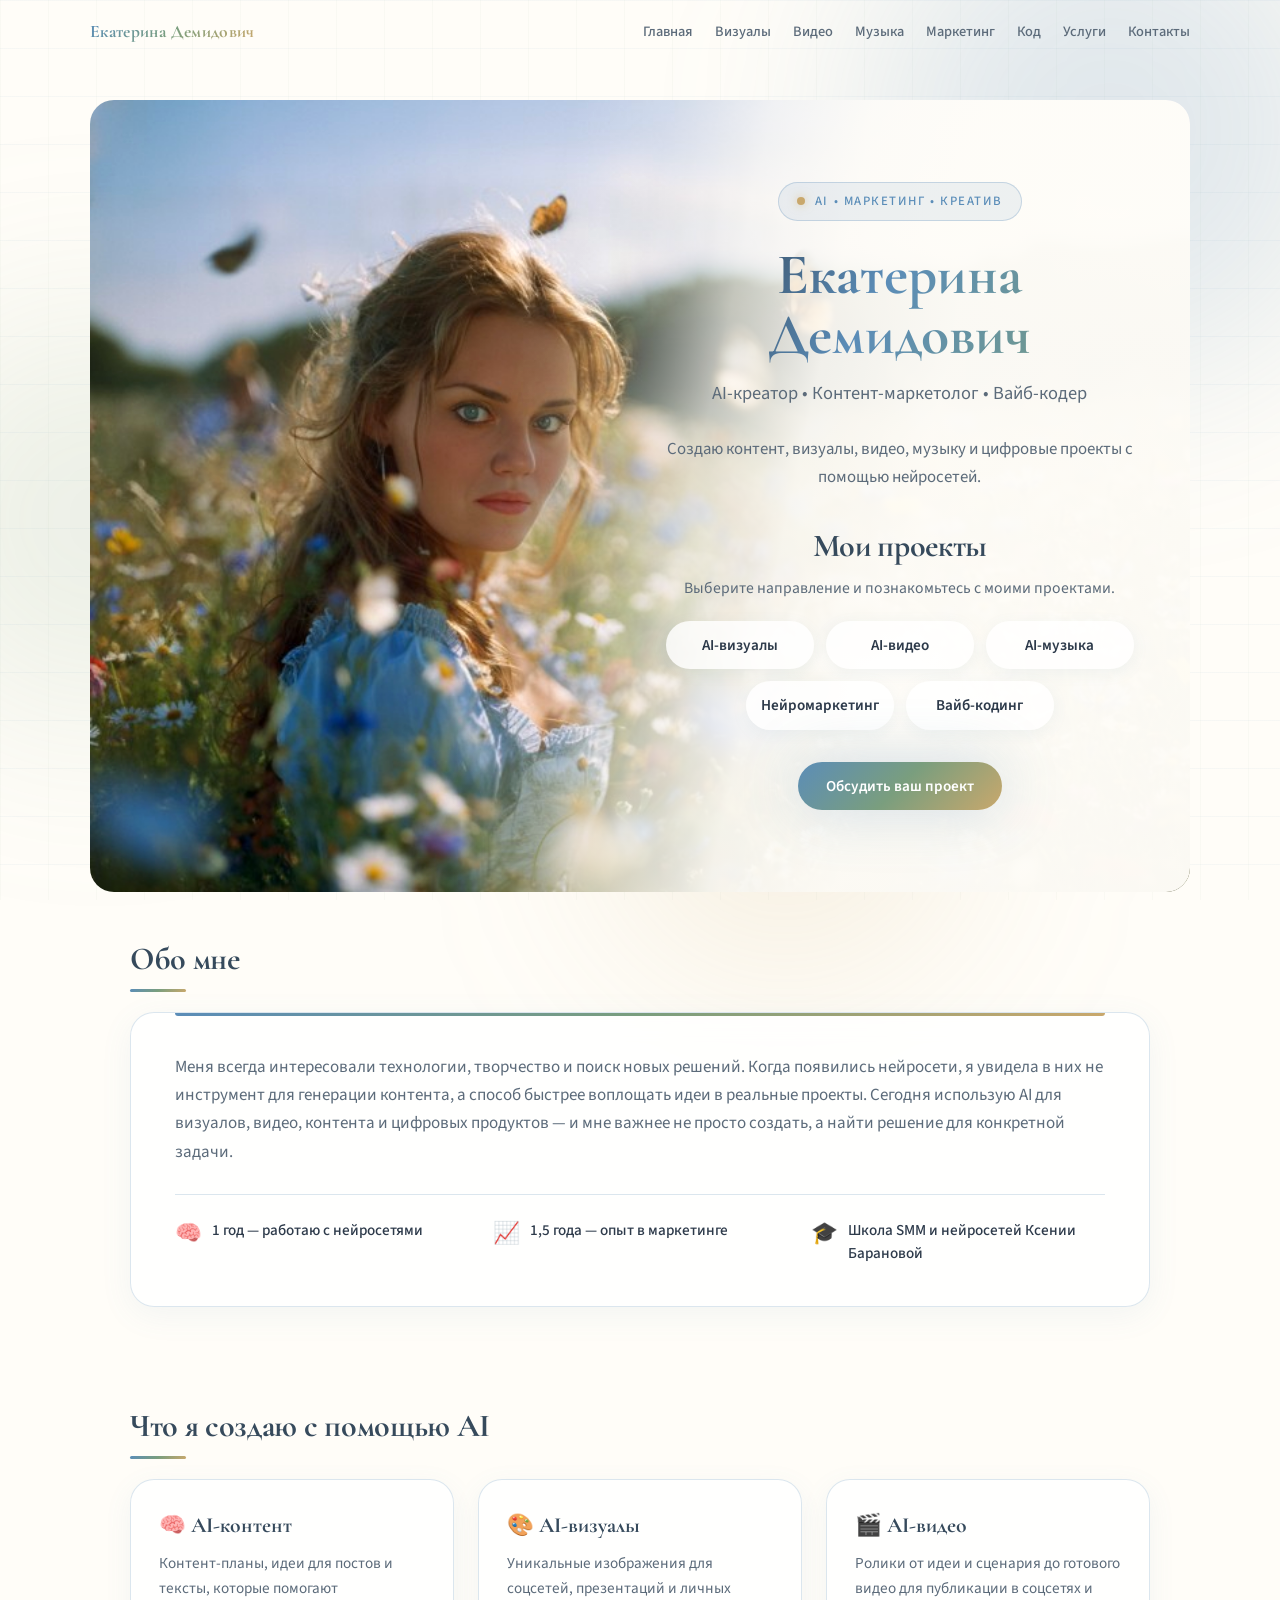
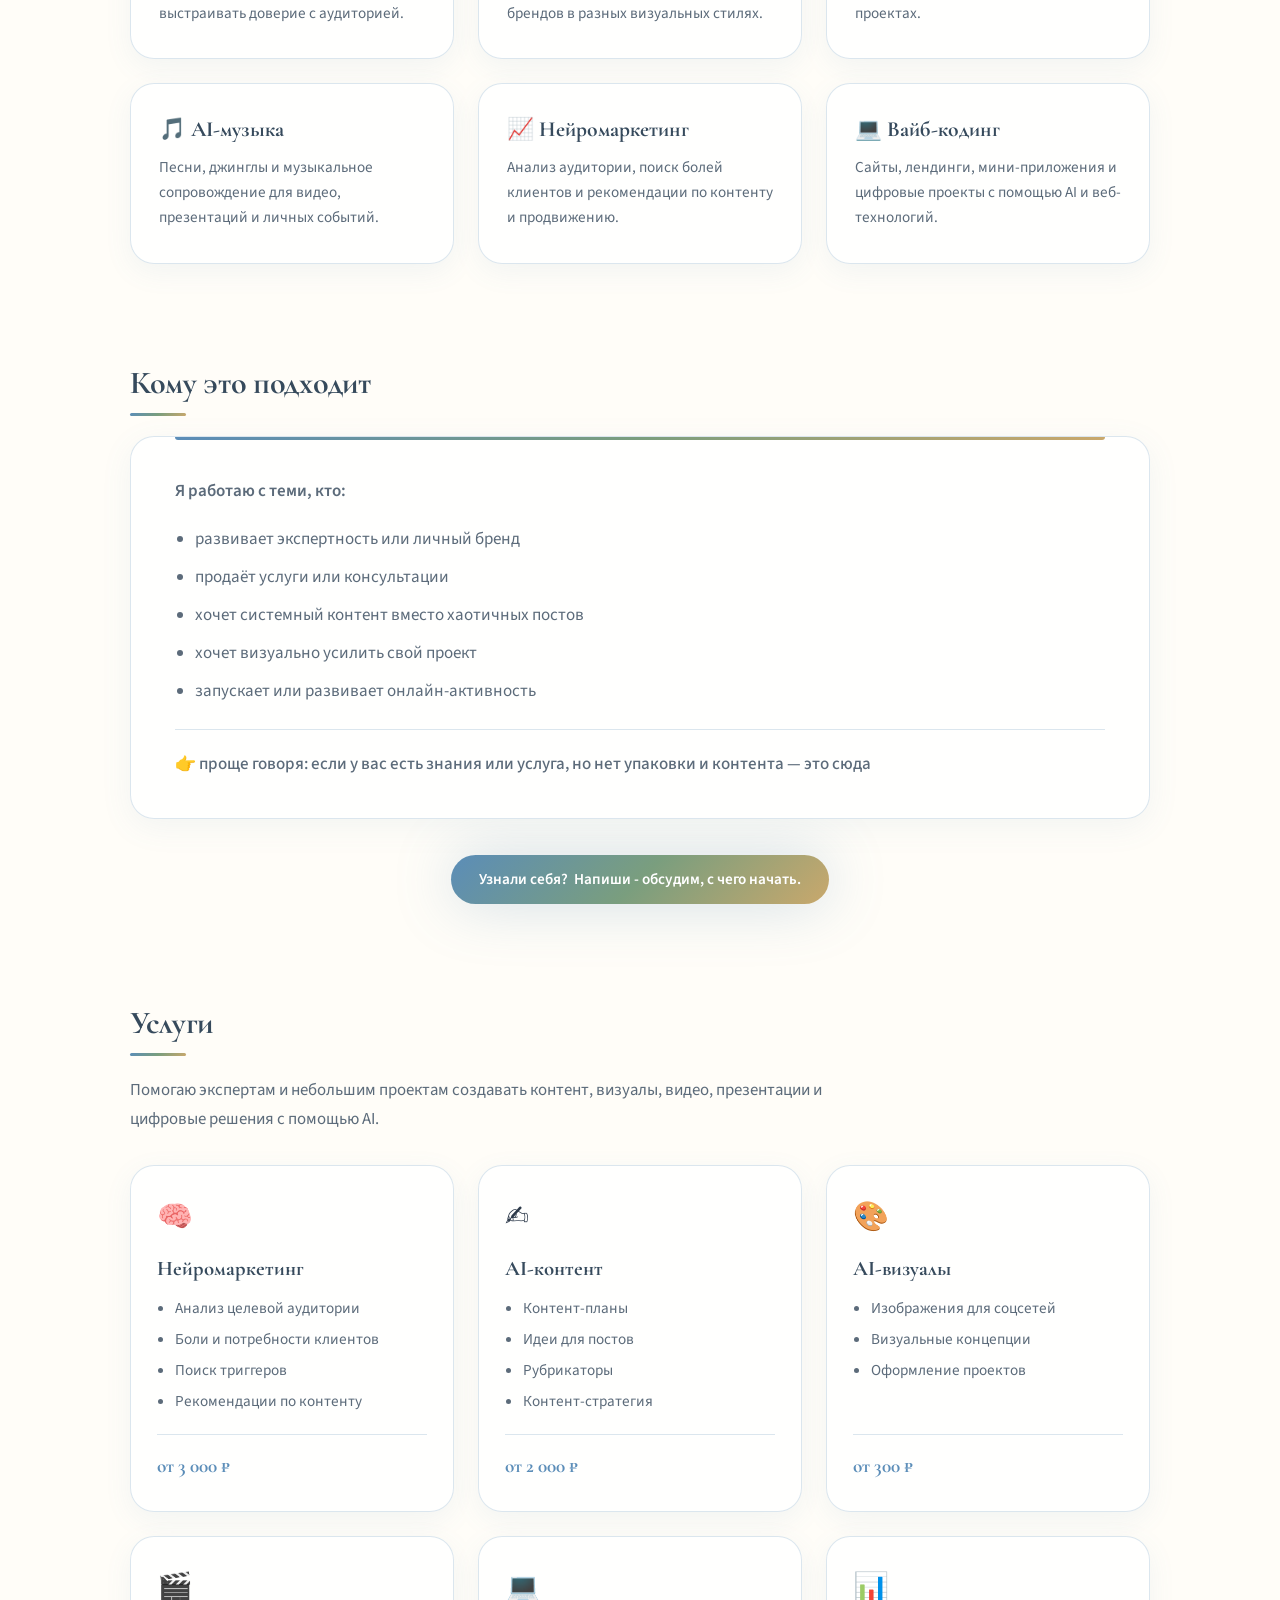
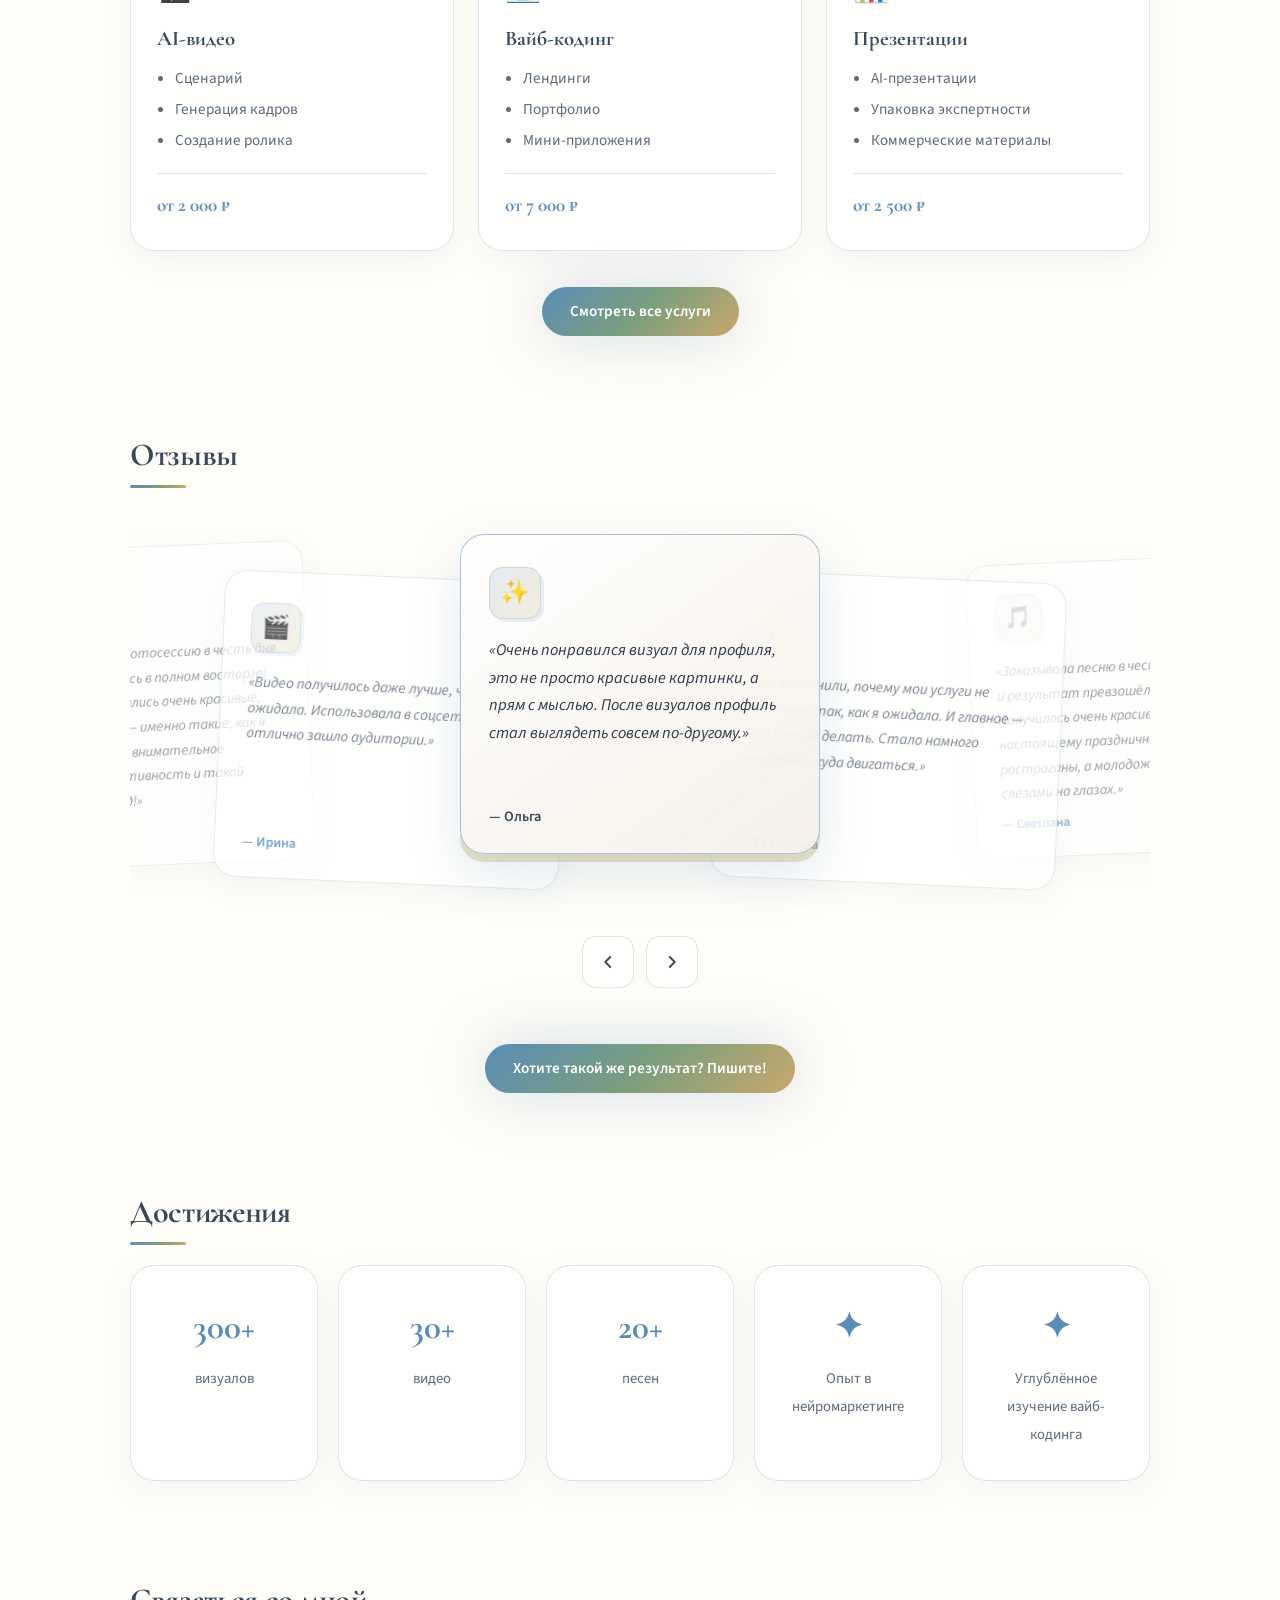
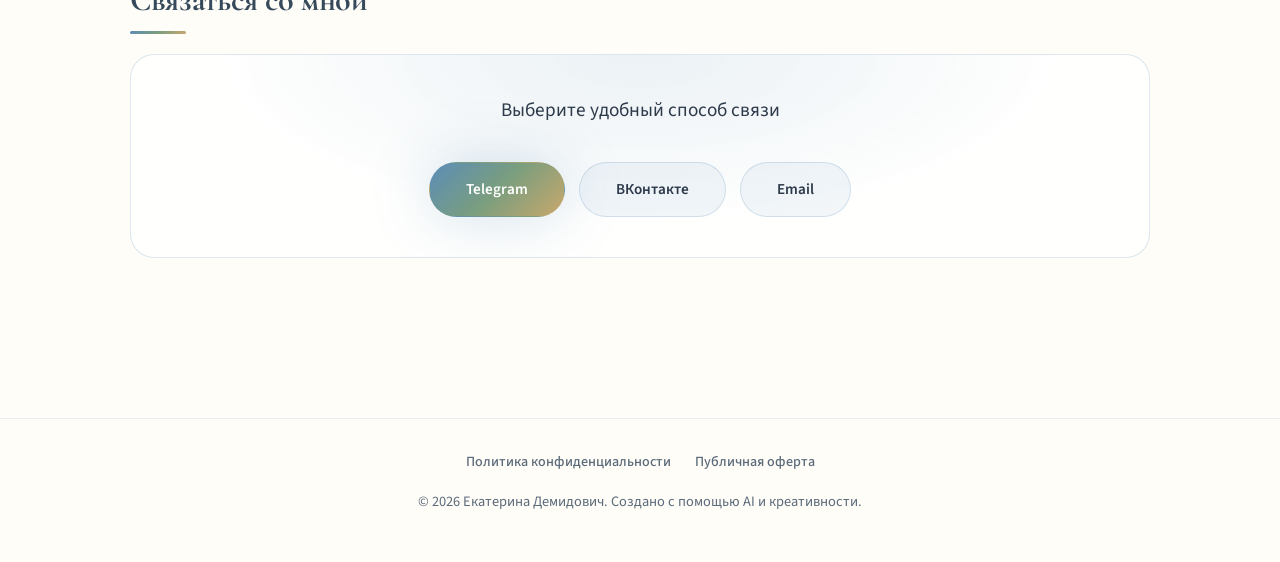
<file: index.html>
<!DOCTYPE html>
<html lang="ru">
<head>
  <meta charset="UTF-8">
  <meta name="viewport" content="width=device-width, initial-scale=1">
  <title>Екатерина Демидович — AI-креатор • Контент-маркетолог</title>
  <link rel="stylesheet" href="style.css">
  <link rel="preconnect" href="https://fonts.googleapis.com">
  <link rel="preconnect" href="https://fonts.gstatic.com" crossorigin>
  <link href="https://fonts.googleapis.com/css2?family=Cormorant+Garamond:wght@500;600;700&family=Source+Sans+3:wght@300;400;500;600;700&display=swap" rel="stylesheet">
</head>
<body data-page="home">
  <div class="bg-grid" aria-hidden="true"></div>
  <div class="bg-glow bg-glow--1" aria-hidden="true"></div>
  <div class="bg-glow bg-glow--2" aria-hidden="true"></div>
  <div class="bg-glow bg-glow--3" aria-hidden="true"></div>

  <header class="nav">
    <a href="index.html" class="nav__logo">Екатерина Демидович</a>
    <button class="nav__burger" type="button" aria-label="Открыть меню" aria-expanded="false" aria-controls="site-nav">
      <span class="nav__burger-line"></span>
      <span class="nav__burger-line"></span>
      <span class="nav__burger-line"></span>
    </button>
    <nav class="nav__links" id="site-nav">
      <a href="index.html" data-page="home">Главная</a>
      <a href="visuals.html" data-page="visuals">Визуалы</a>
      <a href="video.html" data-page="video">Видео</a>
      <a href="music.html" data-page="music">Музыка</a>
      <a href="marketing.html" data-page="marketing">Маркетинг</a>
      <a href="coding.html" data-page="coding">Код</a>
      <a href="services.html" data-page="services">Услуги</a>
      <a href="contacts.html" data-page="contacts">Контакты</a>
    </nav>
  </header>

  <main>
    <section class="hero hero--cover">
      <div class="hero__backdrop" aria-hidden="true">
        <img
          src="images/hero-photo.png"
          alt=""
          class="hero__backdrop-img"
        >
        <div class="hero__backdrop-overlay"></div>
      </div>
      <figure class="hero__mobile-portrait">
        <img
          src="images/hero-photo-portrait.png"
          alt="Екатерина Демидович — AI-креатор"
          class="hero__mobile-portrait-img"
          width="1024"
          height="1024"
        >
      </figure>
      <div class="hero__content fade-in">
        <p class="hero__badge">
          <span class="hero__badge-dot"></span>
          AI • Маркетинг • Креатив
        </p>
        <h1 class="hero__title">Екатерина<br>Демидович</h1>
        <p class="hero__subtitle">AI-креатор • Контент-маркетолог • Вайб-кодер</p>
        <p class="hero__text">
          Создаю контент, визуалы, видео, музыку и цифровые проекты с помощью нейросетей.
        </p>
        <h2 class="section__title hero__projects-title">Мои проекты</h2>
        <p class="hero__projects-intro">Выберите направление и познакомьтесь с моими проектами.</p>
        <div class="hero__portal">
          <a href="visuals.html" class="btn btn--portal">AI-визуалы</a>
          <a href="video.html" class="btn btn--portal">AI-видео</a>
          <a href="music.html" class="btn btn--portal">AI-музыка</a>
          <a href="marketing.html" class="btn btn--portal">Нейромаркетинг</a>
          <a href="coding.html" class="btn btn--portal">Вайб-кодинг</a>
        </div>
        <a href="https://t.me/DKaterina95" class="btn btn--primary btn--cta" target="_blank" rel="noopener noreferrer">Обсудить ваш проект</a>
      </div>
    </section>

    <section class="section reveal-on-scroll">
      <div class="section__header">
        <h2 class="section__title">Обо мне</h2>
      </div>
      <div class="card card--about">
        <div class="card__accent"></div>
        <p>
          Меня всегда интересовали технологии, творчество и поиск новых решений. Когда появились нейросети,
          я увидела в них не инструмент для генерации контента, а способ быстрее воплощать идеи в реальные проекты.
          Сегодня использую AI для визуалов, видео, контента и цифровых продуктов — и мне важнее не просто создать,
          а найти решение для конкретной задачи.
        </p>
        <ul class="about-facts">
          <li class="about-facts__item">
            <span class="about-facts__icon" aria-hidden="true">🧠</span>
            <span class="about-facts__text">1 год — работаю с нейросетями</span>
          </li>
          <li class="about-facts__item">
            <span class="about-facts__icon" aria-hidden="true">📈</span>
            <span class="about-facts__text">1,5 года — опыт в маркетинге</span>
          </li>
          <li class="about-facts__item">
            <span class="about-facts__icon" aria-hidden="true">🎓</span>
            <span class="about-facts__text">Школа SMM и нейросетей Ксении Барановой</span>
          </li>
        </ul>
      </div>
    </section>

    <section class="section reveal-on-scroll">
      <div class="section__header">
        <h2 class="section__title">Что я создаю с помощью AI</h2>
      </div>
      <div class="services-grid services-grid--create">
        <article class="service-card service-card--create">
          <h3 class="service-card__title">🧠 AI-контент</h3>
          <p class="service-card__desc">Контент-планы, идеи для постов и тексты, которые помогают выстраивать доверие с аудиторией.</p>
        </article>

        <article class="service-card service-card--create">
          <h3 class="service-card__title">🎨 AI-визуалы</h3>
          <p class="service-card__desc">Уникальные изображения для соцсетей, презентаций и личных брендов в разных визуальных стилях.</p>
        </article>

        <article class="service-card service-card--create">
          <h3 class="service-card__title">🎬 AI-видео</h3>
          <p class="service-card__desc">Ролики от идеи и сценария до готового видео для публикации в соцсетях и проектах.</p>
        </article>

        <article class="service-card service-card--create">
          <h3 class="service-card__title">🎵 AI-музыка</h3>
          <p class="service-card__desc">Песни, джинглы и музыкальное сопровождение для видео, презентаций и личных событий.</p>
        </article>

        <article class="service-card service-card--create">
          <h3 class="service-card__title">📈 Нейромаркетинг</h3>
          <p class="service-card__desc">Анализ аудитории, поиск болей клиентов и рекомендации по контенту и продвижению.</p>
        </article>

        <article class="service-card service-card--create">
          <h3 class="service-card__title">💻 Вайб-кодинг</h3>
          <p class="service-card__desc">Сайты, лендинги, мини-приложения и цифровые проекты с помощью AI и веб-технологий.</p>
        </article>
      </div>
    </section>

    <section class="section reveal-on-scroll">
      <div class="section__header">
        <h2 class="section__title">Кому это подходит</h2>
      </div>
      <div class="card card--about">
        <div class="card__accent"></div>
        <p class="card__lead">Я работаю с теми, кто:</p>
        <ul class="audience-list">
          <li>развивает экспертность или личный бренд</li>
          <li>продаёт услуги или консультации</li>
          <li>хочет системный контент вместо хаотичных постов</li>
          <li>хочет визуально усилить свой проект</li>
          <li>запускает или развивает онлайн-активность</li>
        </ul>
        <p class="card__note">👉 проще говоря: если у вас есть знания или услуга, но нет упаковки и контента — это сюда</p>
      </div>
      <div class="section__actions">
        <a href="https://t.me/DKaterina95" class="btn btn--primary btn--lines" target="_blank" rel="noopener noreferrer"><span class="btn__line">Узнали себя?</span><span class="btn__line">Напиши - обсудим, с чего начать.</span></a>
      </div>
    </section>

    <section class="section reveal-on-scroll">
      <div class="section__header">
        <h2 class="section__title">Услуги</h2>
      </div>
      <p class="section__intro">Помогаю экспертам и небольшим проектам создавать контент, визуалы, видео, презентации и цифровые решения с помощью AI.</p>
      <div class="pricing-grid">
        <a href="services.html#neuromarketing" class="pricing-card reveal-stagger" style="--stagger: 0">
          <span class="pricing-card__icon">🧠</span>
          <h3 class="pricing-card__title">Нейромаркетинг</h3>
          <ul class="pricing-card__list">
            <li>Анализ целевой аудитории</li>
            <li>Боли и потребности клиентов</li>
            <li>Поиск триггеров</li>
            <li>Рекомендации по контенту</li>
          </ul>
          <span class="pricing-card__price">от 3 000 ₽</span>
        </a>

        <a href="services.html#ai-content" class="pricing-card reveal-stagger" style="--stagger: 1">
          <span class="pricing-card__icon">✍️</span>
          <h3 class="pricing-card__title">AI-контент</h3>
          <ul class="pricing-card__list">
            <li>Контент-планы</li>
            <li>Идеи для постов</li>
            <li>Рубрикаторы</li>
            <li>Контент-стратегия</li>
          </ul>
          <span class="pricing-card__price">от 2 000 ₽</span>
        </a>

        <a href="services.html#ai-visuals" class="pricing-card reveal-stagger" style="--stagger: 2">
          <span class="pricing-card__icon">🎨</span>
          <h3 class="pricing-card__title">AI-визуалы</h3>
          <ul class="pricing-card__list">
            <li>Изображения для соцсетей</li>
            <li>Визуальные концепции</li>
            <li>Оформление проектов</li>
          </ul>
          <span class="pricing-card__price">от 300 ₽</span>
        </a>

        <a href="services.html#ai-video" class="pricing-card reveal-stagger" style="--stagger: 3">
          <span class="pricing-card__icon">🎬</span>
          <h3 class="pricing-card__title">AI-видео</h3>
          <ul class="pricing-card__list">
            <li>Сценарий</li>
            <li>Генерация кадров</li>
            <li>Создание ролика</li>
          </ul>
          <span class="pricing-card__price">от 2 000 ₽</span>
        </a>

        <a href="services.html#vibe-coding" class="pricing-card reveal-stagger" style="--stagger: 4">
          <span class="pricing-card__icon">💻</span>
          <h3 class="pricing-card__title">Вайб-кодинг</h3>
          <ul class="pricing-card__list">
            <li>Лендинги</li>
            <li>Портфолио</li>
            <li>Мини-приложения</li>
          </ul>
          <span class="pricing-card__price">от 7 000 ₽</span>
        </a>

        <a href="services.html#presentations" class="pricing-card reveal-stagger" style="--stagger: 5">
          <span class="pricing-card__icon">📊</span>
          <h3 class="pricing-card__title">Презентации</h3>
          <ul class="pricing-card__list">
            <li>AI-презентации</li>
            <li>Упаковка экспертности</li>
            <li>Коммерческие материалы</li>
          </ul>
          <span class="pricing-card__price">от 2 500 ₽</span>
        </a>
      </div>
      <div class="section__actions">
        <a href="services.html" class="btn btn--primary">Смотреть все услуги</a>
      </div>
    </section>

    <section class="section reveal-on-scroll">
      <div class="section__header">
        <h2 class="section__title">Отзывы</h2>
      </div>
      <div class="testimonials-carousel" id="testimonials-carousel" aria-label="Карусель отзывов">
        <div class="testimonials-carousel__stage" id="testimonials-stage"></div>
        <div class="testimonials-carousel__nav">
          <button class="testimonials-carousel__btn" type="button" data-dir="-1" aria-label="Предыдущий отзыв">
            <svg width="22" height="22" viewBox="0 0 24 24" fill="none" stroke="currentColor" stroke-width="2" aria-hidden="true"><path d="M15 18l-6-6 6-6"/></svg>
          </button>
          <button class="testimonials-carousel__btn" type="button" data-dir="1" aria-label="Следующий отзыв">
            <svg width="22" height="22" viewBox="0 0 24 24" fill="none" stroke="currentColor" stroke-width="2" aria-hidden="true"><path d="M9 18l6-6-6-6"/></svg>
          </button>
        </div>
      </div>
      <div class="section__actions">
        <a href="https://t.me/DKaterina95" class="btn btn--primary" target="_blank" rel="noopener noreferrer">Хотите такой же результат? Пишите!</a>
      </div>
    </section>

    <section class="section reveal-on-scroll">
      <div class="section__header">
        <h2 class="section__title">Достижения</h2>
      </div>
      <div class="stats-grid stats-grid--5">
        <article class="stat-card reveal-stagger" style="--stagger: 0">
          <span class="stat-card__value">300+</span>
          <span class="stat-card__label">визуалов</span>
        </article>
        <article class="stat-card reveal-stagger" style="--stagger: 1">
          <span class="stat-card__value">30+</span>
          <span class="stat-card__label">видео</span>
        </article>
        <article class="stat-card reveal-stagger" style="--stagger: 2">
          <span class="stat-card__value">20+</span>
          <span class="stat-card__label">песен</span>
        </article>
        <article class="stat-card reveal-stagger" style="--stagger: 3">
          <span class="stat-card__value">✦</span>
          <span class="stat-card__label">Опыт в нейромаркетинге</span>
        </article>
        <article class="stat-card reveal-stagger" style="--stagger: 4">
          <span class="stat-card__value">✦</span>
          <span class="stat-card__label">Углублённое изучение вайб-кодинга</span>
        </article>
      </div>
    </section>

    <section id="contact" class="section reveal-on-scroll">
      <div class="section__header">
        <h2 class="section__title">Связаться со мной</h2>
      </div>
      <div class="contact-block contact-block--compact">
        <p class="contact-block__text">Выберите удобный способ связи</p>
        <div class="contact-buttons">
          <a href="https://t.me/DKaterina95" class="btn btn--contact btn--contact-primary" target="_blank" rel="noopener noreferrer">Telegram</a>
          <a href="https://vk.com/id238397622" class="btn btn--contact" target="_blank" rel="noopener noreferrer">ВКонтакте</a>
          <a href="mailto:demidovich.95@mail.ru" class="btn btn--contact">Email</a>
        </div>
      </div>
    </section>
  </main>

  <footer class="footer">
    <nav class="footer__legal" aria-label="Юридическая информация">
      <a href="privacy.html">Политика конфиденциальности</a>
      <a href="offer.html">Публичная оферта</a>
    </nav>
    <p>© 2026 Екатерина Демидович. Создано с помощью AI и креативности.</p>
  </footer>

  <script src="script.js"></script>
</body>
</html>
</file>
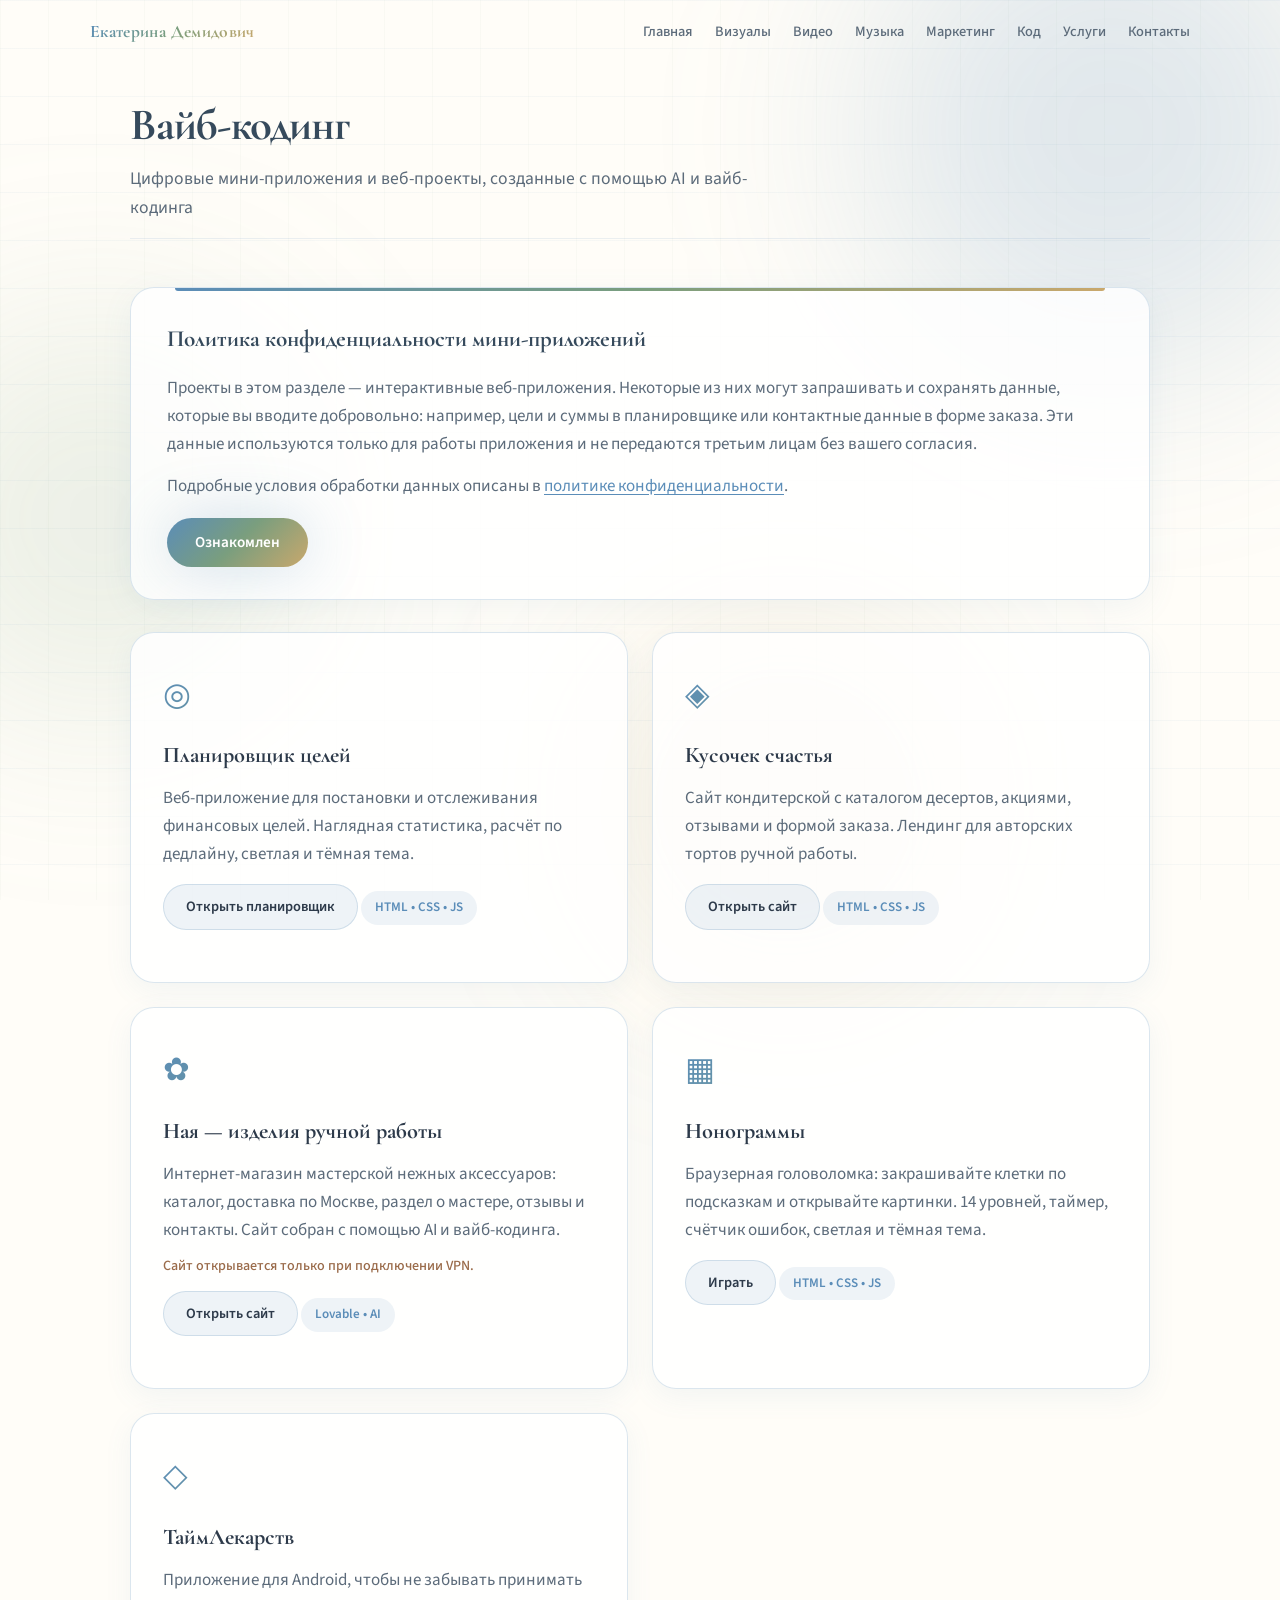
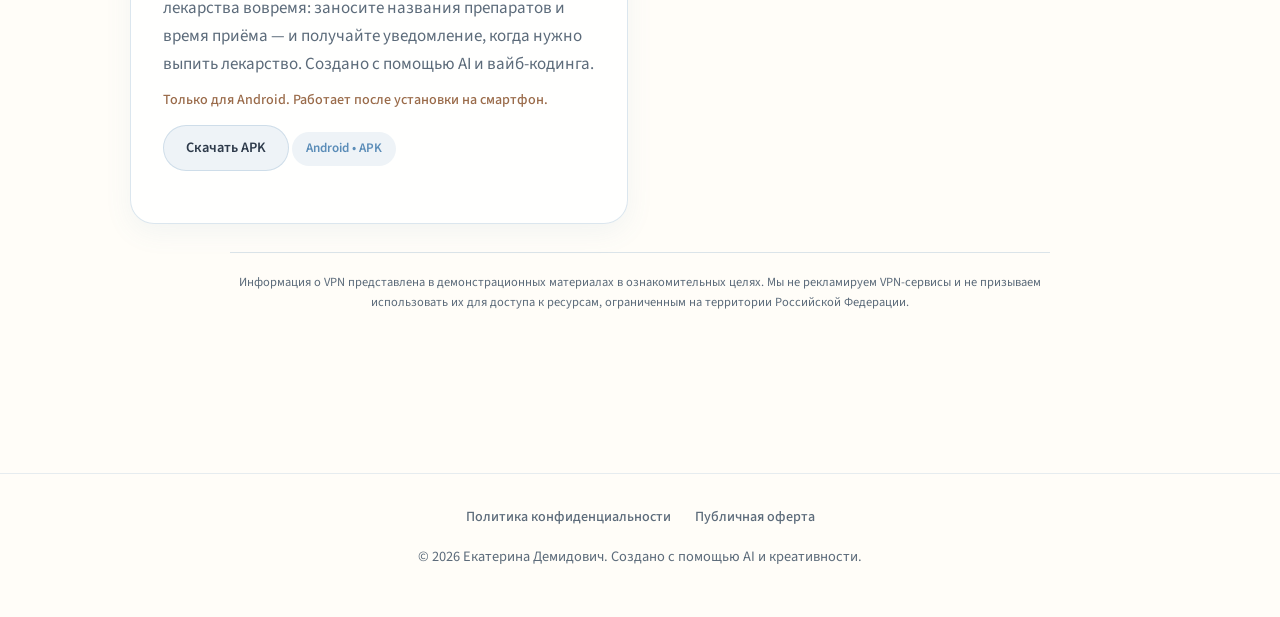
<file: coding.html>
﻿<!DOCTYPE html>
<html lang="ru">
<head>
  <meta charset="UTF-8">
  <meta name="viewport" content="width=device-width, initial-scale=1">
  <title>Вайб-кодинг — Екатерина Демидович</title>
  <link rel="stylesheet" href="style.css">
  <link rel="preconnect" href="https://fonts.googleapis.com">
  <link rel="preconnect" href="https://fonts.gstatic.com" crossorigin>
  <link href="https://fonts.googleapis.com/css2?family=Cormorant+Garamond:wght@500;600;700&family=Source+Sans+3:wght@300;400;500;600;700&display=swap" rel="stylesheet">
</head>
<body data-page="coding">
  <div class="bg-grid" aria-hidden="true"></div>
  <div class="bg-glow bg-glow--1" aria-hidden="true"></div>
  <div class="bg-glow bg-glow--2" aria-hidden="true"></div>
  <div class="bg-glow bg-glow--3" aria-hidden="true"></div>

  <header class="nav">
    <a href="index.html" class="nav__logo">Екатерина Демидович</a>
    <button class="nav__burger" type="button" aria-label="Открыть меню" aria-expanded="false" aria-controls="site-nav">
      <span class="nav__burger-line"></span>
      <span class="nav__burger-line"></span>
      <span class="nav__burger-line"></span>
    </button>
    <nav class="nav__links" id="site-nav">
      <a href="index.html" data-page="home">Главная</a>
      <a href="visuals.html" data-page="visuals">Визуалы</a>
      <a href="video.html" data-page="video">Видео</a>
      <a href="music.html" data-page="music">Музыка</a>
      <a href="marketing.html" data-page="marketing">Маркетинг</a>
      <a href="coding.html" data-page="coding">Код</a>
      <a href="services.html" data-page="services">Услуги</a>
      <a href="contacts.html" data-page="contacts">Контакты</a>
    </nav>
  </header>

  <main>
    <section class="page-hero fade-in">
      <h1 class="page-hero__title">Вайб-кодинг</h1>
      <p class="page-hero__text">Цифровые мини-приложения и веб-проекты, созданные с помощью AI и вайб-кодинга</p>
    </section>

    <section class="section fade-in">
      <aside class="privacy-notice card privacy-notice--top" id="coding-privacy-notice" aria-labelledby="coding-privacy-title">
        <div class="card__accent"></div>
        <h2 class="privacy-notice__title" id="coding-privacy-title">Политика конфиденциальности мини-приложений</h2>
        <p>
          Проекты в этом разделе — интерактивные веб-приложения. Некоторые из них могут запрашивать и сохранять данные,
          которые вы вводите добровольно: например, цели и суммы в планировщике или контактные данные в форме заказа.
          Эти данные используются только для работы приложения и не передаются третьим лицам без вашего согласия.
        </p>
        <p>
          Подробные условия обработки данных описаны в
          <a href="privacy.html#mini-apps">политике конфиденциальности</a>.
        </p>
        <button type="button" class="btn btn--primary privacy-notice__btn" id="coding-privacy-ack">Ознакомлен</button>
        <p class="privacy-notice__done" id="coding-privacy-done" hidden>Спасибо! Вы подтвердили ознакомление с политикой.</p>
      </aside>

      <div class="product-list">
        <article class="product-card">
          <div class="product-card__icon">◎</div>
          <h2 class="product-card__title">Планировщик целей</h2>
          <p class="product-card__desc">Веб-приложение для постановки и отслеживания финансовых целей. Наглядная статистика, расчёт по дедлайну, светлая и тёмная тема.</p>
          <a href="https://ekaterina-demidovich95.github.io/goal-planner_savings-jar/" class="btn btn--case" target="_blank" rel="noopener noreferrer">Открыть планировщик</a>
          <span class="product-card__tag">HTML • CSS • JS</span>
        </article>

        <article class="product-card">
          <div class="product-card__icon">◈</div>
          <h2 class="product-card__title">Кусочек счастья</h2>
          <p class="product-card__desc">Сайт кондитерской с каталогом десертов, акциями, отзывами и формой заказа. Лендинг для авторских тортов ручной работы.</p>
          <a href="https://ekaterina-demidovich95.github.io/konditer/" class="btn btn--case" target="_blank" rel="noopener noreferrer">Открыть сайт</a>
          <span class="product-card__tag">HTML • CSS • JS</span>
        </article>

        <article class="product-card">
          <div class="product-card__icon">✿</div>
          <h2 class="product-card__title">Ная — изделия ручной работы</h2>
          <p class="product-card__desc">Интернет-магазин мастерской нежных аксессуаров: каталог, доставка по Москве, раздел о мастере, отзывы и контакты. Сайт собран с помощью AI и вайб-кодинга.</p>
          <p class="product-card__note">Сайт открывается только при подключении VPN.</p>
          <a href="https://naya-handmade-boutique.lovable.app" class="btn btn--case" target="_blank" rel="noopener noreferrer">Открыть сайт</a>
          <span class="product-card__tag">Lovable • AI</span>
        </article>

        <article class="product-card">
          <div class="product-card__icon">▦</div>
          <h2 class="product-card__title">Нонограммы</h2>
          <p class="product-card__desc">Браузерная головоломка: закрашивайте клетки по подсказкам и открывайте картинки. 14 уровней, таймер, счётчик ошибок, светлая и тёмная тема.</p>
          <a href="https://ekaterina-demidovich95.github.io/igra_nonograma/" class="btn btn--case" target="_blank" rel="noopener noreferrer">Играть</a>
          <span class="product-card__tag">HTML • CSS • JS</span>
        </article>

        <article class="product-card">
          <div class="product-card__icon">◇</div>
          <h2 class="product-card__title">ТаймЛекарств</h2>
          <p class="product-card__desc">Приложение для Android, чтобы не забывать принимать лекарства вовремя: заносите названия препаратов и время приёма — и получайте уведомление, когда нужно выпить лекарство. Создано с помощью AI и вайб-кодинга.</p>
          <p class="product-card__note">Только для Android. Работает после установки на смартфон.</p>
          <a href="downloads/timellekarstv.apk" class="btn btn--case" download>Скачать APK</a>
          <span class="product-card__tag">Android • APK</span>
        </article>
      </div>

      <p class="coding-disclaimer">
        Информация о VPN представлена в демонстрационных материалах в ознакомительных целях.
        Мы не рекламируем VPN-сервисы и не призываем использовать их для доступа к ресурсам, ограниченным на территории Российской Федерации.
      </p>
    </section>
  </main>

  <footer class="footer">
    <nav class="footer__legal" aria-label="Юридическая информация">
      <a href="privacy.html">Политика конфиденциальности</a>
      <a href="offer.html">Публичная оферта</a>
    </nav>
    <p>© 2026 Екатерина Демидович. Создано с помощью AI и креативности.</p>
  </footer>

  <script src="script.js"></script>
</body>
</html>
</file>
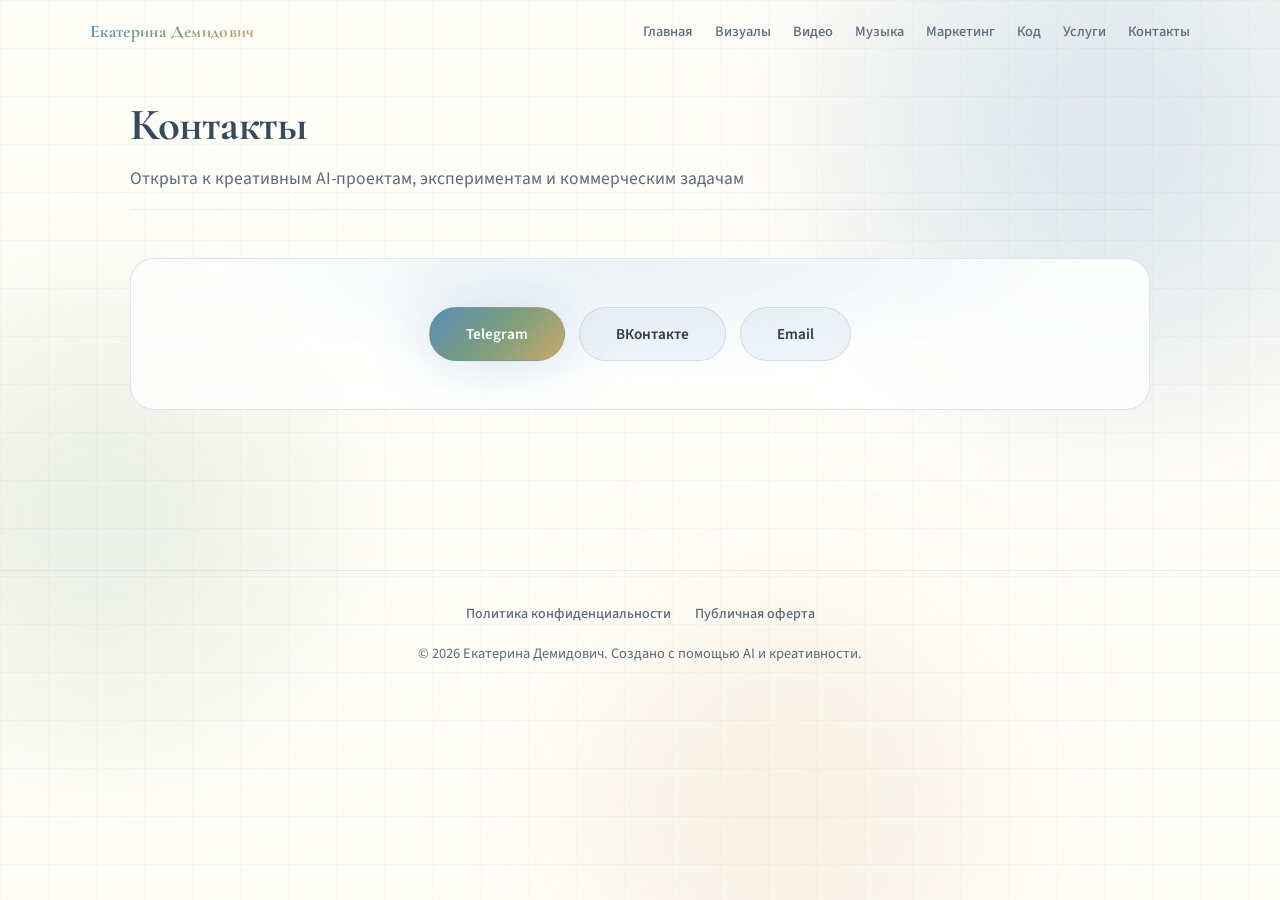
<file: contacts.html>
﻿<!DOCTYPE html>
<html lang="ru">
<head>
  <meta charset="UTF-8">
  <meta name="viewport" content="width=device-width, initial-scale=1">
  <title>Контакты — Екатерина Демидович</title>
  <link rel="stylesheet" href="style.css">
  <link rel="preconnect" href="https://fonts.googleapis.com">
  <link rel="preconnect" href="https://fonts.gstatic.com" crossorigin>
  <link href="https://fonts.googleapis.com/css2?family=Cormorant+Garamond:wght@500;600;700&family=Source+Sans+3:wght@300;400;500;600;700&display=swap" rel="stylesheet">
</head>
<body data-page="contacts">
  <div class="bg-grid" aria-hidden="true"></div>
  <div class="bg-glow bg-glow--1" aria-hidden="true"></div>
  <div class="bg-glow bg-glow--2" aria-hidden="true"></div>
  <div class="bg-glow bg-glow--3" aria-hidden="true"></div>

  <header class="nav">
    <a href="index.html" class="nav__logo">Екатерина Демидович</a>
    <button class="nav__burger" type="button" aria-label="Открыть меню" aria-expanded="false" aria-controls="site-nav">
      <span class="nav__burger-line"></span>
      <span class="nav__burger-line"></span>
      <span class="nav__burger-line"></span>
    </button>
    <nav class="nav__links" id="site-nav">
      <a href="index.html" data-page="home">Главная</a>
      <a href="visuals.html" data-page="visuals">Визуалы</a>
      <a href="video.html" data-page="video">Видео</a>
      <a href="music.html" data-page="music">Музыка</a>
      <a href="marketing.html" data-page="marketing">Маркетинг</a>
      <a href="coding.html" data-page="coding">Код</a>
      <a href="services.html" data-page="services">Услуги</a>
      <a href="contacts.html" data-page="contacts">Контакты</a>
    </nav>
  </header>

  <main>
    <section class="page-hero fade-in">
      <h1 class="page-hero__title">Контакты</h1>
      <p class="page-hero__text">Открыта к креативным AI-проектам, экспериментам и коммерческим задачам</p>
    </section>

    <section class="section fade-in">
      <div class="contact-block">
        <div class="contact-buttons">
          <a href="https://t.me/DKaterina95" class="btn btn--contact btn--contact-primary" target="_blank" rel="noopener noreferrer">Telegram</a>
          <a href="https://vk.com/id238397622" class="btn btn--contact" target="_blank" rel="noopener noreferrer">ВКонтакте</a>
          <a href="mailto:demidovich.95@mail.ru" class="btn btn--contact">Email</a>
        </div>
      </div>
    </section>
  </main>

  <footer class="footer">
    <nav class="footer__legal" aria-label="Юридическая информация">
      <a href="privacy.html">Политика конфиденциальности</a>
      <a href="offer.html">Публичная оферта</a>
    </nav>
    <p>© 2026 Екатерина Демидович. Создано с помощью AI и креативности.</p>
  </footer>

  <script src="script.js"></script>
</body>
</html>
</file>
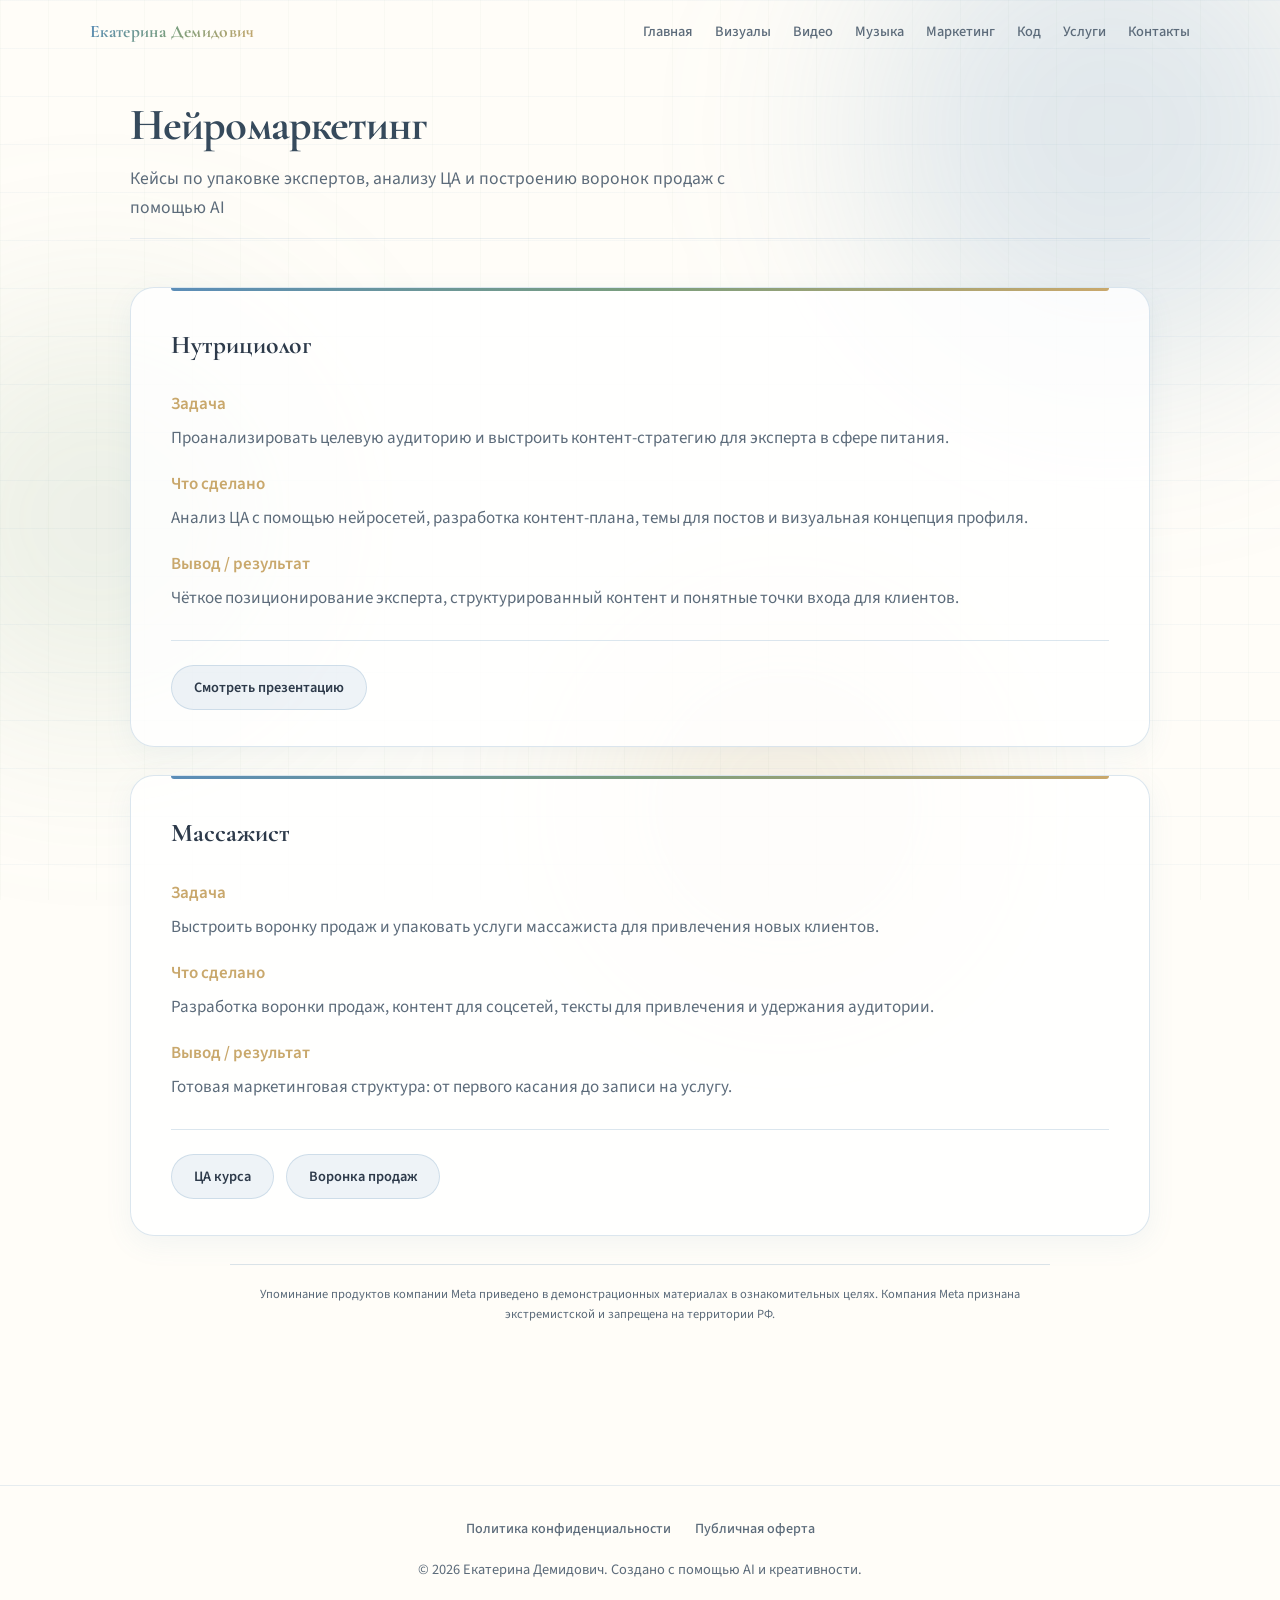
<file: marketing.html>
﻿<!DOCTYPE html>
<html lang="ru">
<head>
  <meta charset="UTF-8">
  <meta name="viewport" content="width=device-width, initial-scale=1">
  <title>Нейромаркетинг — Екатерина Демидович</title>
  <link rel="stylesheet" href="style.css">
  <link rel="preconnect" href="https://fonts.googleapis.com">
  <link rel="preconnect" href="https://fonts.gstatic.com" crossorigin>
  <link href="https://fonts.googleapis.com/css2?family=Cormorant+Garamond:wght@500;600;700&family=Source+Sans+3:wght@300;400;500;600;700&display=swap" rel="stylesheet">
</head>
<body data-page="marketing">
  <div class="bg-grid" aria-hidden="true"></div>
  <div class="bg-glow bg-glow--1" aria-hidden="true"></div>
  <div class="bg-glow bg-glow--2" aria-hidden="true"></div>
  <div class="bg-glow bg-glow--3" aria-hidden="true"></div>

  <header class="nav">
    <a href="index.html" class="nav__logo">Екатерина Демидович</a>
    <button class="nav__burger" type="button" aria-label="Открыть меню" aria-expanded="false" aria-controls="site-nav">
      <span class="nav__burger-line"></span>
      <span class="nav__burger-line"></span>
      <span class="nav__burger-line"></span>
    </button>
    <nav class="nav__links" id="site-nav">
      <a href="index.html" data-page="home">Главная</a>
      <a href="visuals.html" data-page="visuals">Визуалы</a>
      <a href="video.html" data-page="video">Видео</a>
      <a href="music.html" data-page="music">Музыка</a>
      <a href="marketing.html" data-page="marketing">Маркетинг</a>
      <a href="coding.html" data-page="coding">Код</a>
      <a href="services.html" data-page="services">Услуги</a>
      <a href="contacts.html" data-page="contacts">Контакты</a>
    </nav>
  </header>

  <main>
    <section class="page-hero fade-in">
      <h1 class="page-hero__title">Нейромаркетинг</h1>
      <p class="page-hero__text">Кейсы по упаковке экспертов, анализу ЦА и построению воронок продаж с помощью AI</p>
    </section>

    <section class="section fade-in">
      <div class="cases-list">
        <article class="case-card">
          <div class="case-card__accent"></div>
          <h2 class="case-card__title">Нутрициолог</h2>
          <dl class="case-card__details">
            <div>
              <dt>Задача</dt>
              <dd>Проанализировать целевую аудиторию и выстроить контент-стратегию для эксперта в сфере питания.</dd>
            </div>
            <div>
              <dt>Что сделано</dt>
              <dd>Анализ ЦА с помощью нейросетей, разработка контент-плана, темы для постов и визуальная концепция профиля.</dd>
            </div>
            <div>
              <dt>Вывод / результат</dt>
              <dd>Чёткое позиционирование эксперта, структурированный контент и понятные точки входа для клиентов.</dd>
            </div>
          </dl>
          <div class="case-card__links">
            <a href="https://docs.google.com/presentation/d/1N2UIEdy2zzxSpnC_SrNLHbw2tkXCpolOybfELPsI0Vw/edit?usp=sharing" class="btn btn--case" target="_blank" rel="noopener noreferrer">Смотреть презентацию</a>
          </div>
        </article>

        <article class="case-card">
          <div class="case-card__accent"></div>
          <h2 class="case-card__title">Массажист</h2>
          <dl class="case-card__details">
            <div>
              <dt>Задача</dt>
              <dd>Выстроить воронку продаж и упаковать услуги массажиста для привлечения новых клиентов.</dd>
            </div>
            <div>
              <dt>Что сделано</dt>
              <dd>Разработка воронки продаж, контент для соцсетей, тексты для привлечения и удержания аудитории.</dd>
            </div>
            <div>
              <dt>Вывод / результат</dt>
              <dd>Готовая маркетинговая структура: от первого касания до записи на услугу.</dd>
            </div>
          </dl>
          <div class="case-card__links">
            <a href="media/marketing/massage-ca.pdf" class="btn btn--case" target="_blank" rel="noopener noreferrer">ЦА курса</a>
            <a href="media/marketing/massage-funnel.pdf" class="btn btn--case" target="_blank" rel="noopener noreferrer">Воронка продаж</a>
          </div>
        </article>
      </div>

      <p class="coding-disclaimer">
        Упоминание продуктов компании Meta приведено в демонстрационных материалах в ознакомительных целях.
        Компания Meta признана экстремистской и запрещена на территории РФ.
      </p>
    </section>
  </main>

  <footer class="footer">
    <nav class="footer__legal" aria-label="Юридическая информация">
      <a href="privacy.html">Политика конфиденциальности</a>
      <a href="offer.html">Публичная оферта</a>
    </nav>
    <p>© 2026 Екатерина Демидович. Создано с помощью AI и креативности.</p>
  </footer>

  <script src="script.js"></script>
</body>
</html>
</file>
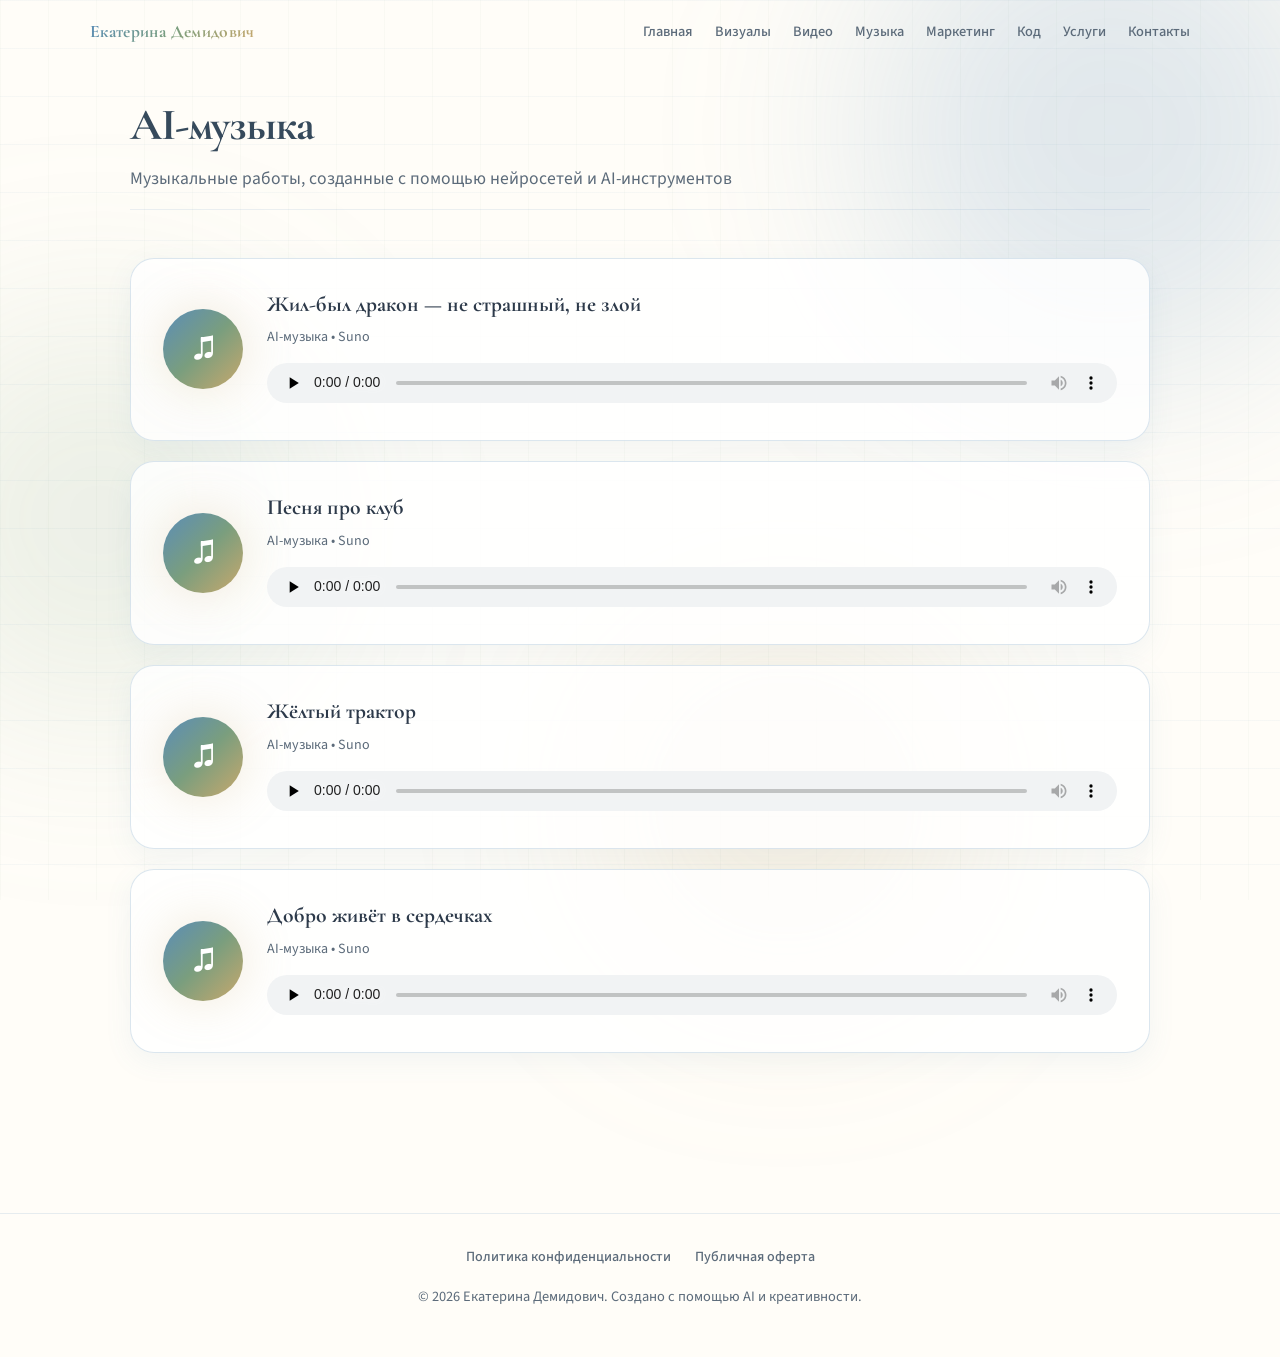
<file: music.html>
﻿<!DOCTYPE html>
<html lang="ru">
<head>
  <meta charset="UTF-8">
  <meta name="viewport" content="width=device-width, initial-scale=1">
  <title>AI-музыка — Екатерина Демидович</title>
  <link rel="stylesheet" href="style.css">
  <link rel="preconnect" href="https://fonts.googleapis.com">
  <link rel="preconnect" href="https://fonts.gstatic.com" crossorigin>
  <link href="https://fonts.googleapis.com/css2?family=Cormorant+Garamond:wght@500;600;700&family=Source+Sans+3:wght@300;400;500;600;700&display=swap" rel="stylesheet">
</head>
<body data-page="music">
  <div class="bg-grid" aria-hidden="true"></div>
  <div class="bg-glow bg-glow--1" aria-hidden="true"></div>
  <div class="bg-glow bg-glow--2" aria-hidden="true"></div>
  <div class="bg-glow bg-glow--3" aria-hidden="true"></div>

  <header class="nav">
    <a href="index.html" class="nav__logo">Екатерина Демидович</a>
    <button class="nav__burger" type="button" aria-label="Открыть меню" aria-expanded="false" aria-controls="site-nav">
      <span class="nav__burger-line"></span>
      <span class="nav__burger-line"></span>
      <span class="nav__burger-line"></span>
    </button>
    <nav class="nav__links" id="site-nav">
      <a href="index.html" data-page="home">Главная</a>
      <a href="visuals.html" data-page="visuals">Визуалы</a>
      <a href="video.html" data-page="video">Видео</a>
      <a href="music.html" data-page="music">Музыка</a>
      <a href="marketing.html" data-page="marketing">Маркетинг</a>
      <a href="coding.html" data-page="coding">Код</a>
      <a href="services.html" data-page="services">Услуги</a>
      <a href="contacts.html" data-page="contacts">Контакты</a>
    </nav>
  </header>

  <main>
    <section class="page-hero fade-in">
      <h1 class="page-hero__title">AI-музыка</h1>
      <p class="page-hero__text">Музыкальные работы, созданные с помощью нейросетей и AI-инструментов</p>
    </section>

    <section class="section fade-in">
      <div class="music-list">
        <article class="music-player">
          <div class="music-player__cover" aria-hidden="true">♫</div>
          <div class="music-player__info">
            <h2 class="music-player__title">Жил-был дракон — не страшный, не злой</h2>
            <p class="music-player__meta">AI-музыка • Suno</p>
            <audio class="music-player__audio" controls preload="none">
              <source src="media/audio/dragon-song.mp3" type="audio/mpeg">
            </audio>
          </div>
        </article>

        <article class="music-player">
          <div class="music-player__cover" aria-hidden="true">♫</div>
          <div class="music-player__info">
            <h2 class="music-player__title">Песня про клуб</h2>
            <p class="music-player__meta">AI-музыка • Suno</p>
            <audio class="music-player__audio" controls preload="none">
              <source src="media/audio/club-song.mp3" type="audio/mpeg">
            </audio>
          </div>
        </article>

        <article class="music-player">
          <div class="music-player__cover" aria-hidden="true">♫</div>
          <div class="music-player__info">
            <h2 class="music-player__title">Жёлтый трактор</h2>
            <p class="music-player__meta">AI-музыка • Suno</p>
            <audio class="music-player__audio" controls preload="none">
              <source src="media/audio/yellow-tractor.mp3" type="audio/mpeg">
            </audio>
          </div>
        </article>

        <article class="music-player">
          <div class="music-player__cover" aria-hidden="true">♫</div>
          <div class="music-player__info">
            <h2 class="music-player__title">Добро живёт в сердечках</h2>
            <p class="music-player__meta">AI-музыка • Suno</p>
            <audio class="music-player__audio" controls preload="none">
              <source src="media/audio/kindness-hearts.mp3" type="audio/mpeg">
            </audio>
          </div>
        </article>
      </div>
    </section>
  </main>

  <footer class="footer">
    <nav class="footer__legal" aria-label="Юридическая информация">
      <a href="privacy.html">Политика конфиденциальности</a>
      <a href="offer.html">Публичная оферта</a>
    </nav>
    <p>© 2026 Екатерина Демидович. Создано с помощью AI и креативности.</p>
  </footer>

  <script src="script.js"></script>
</body>
</html>
</file>
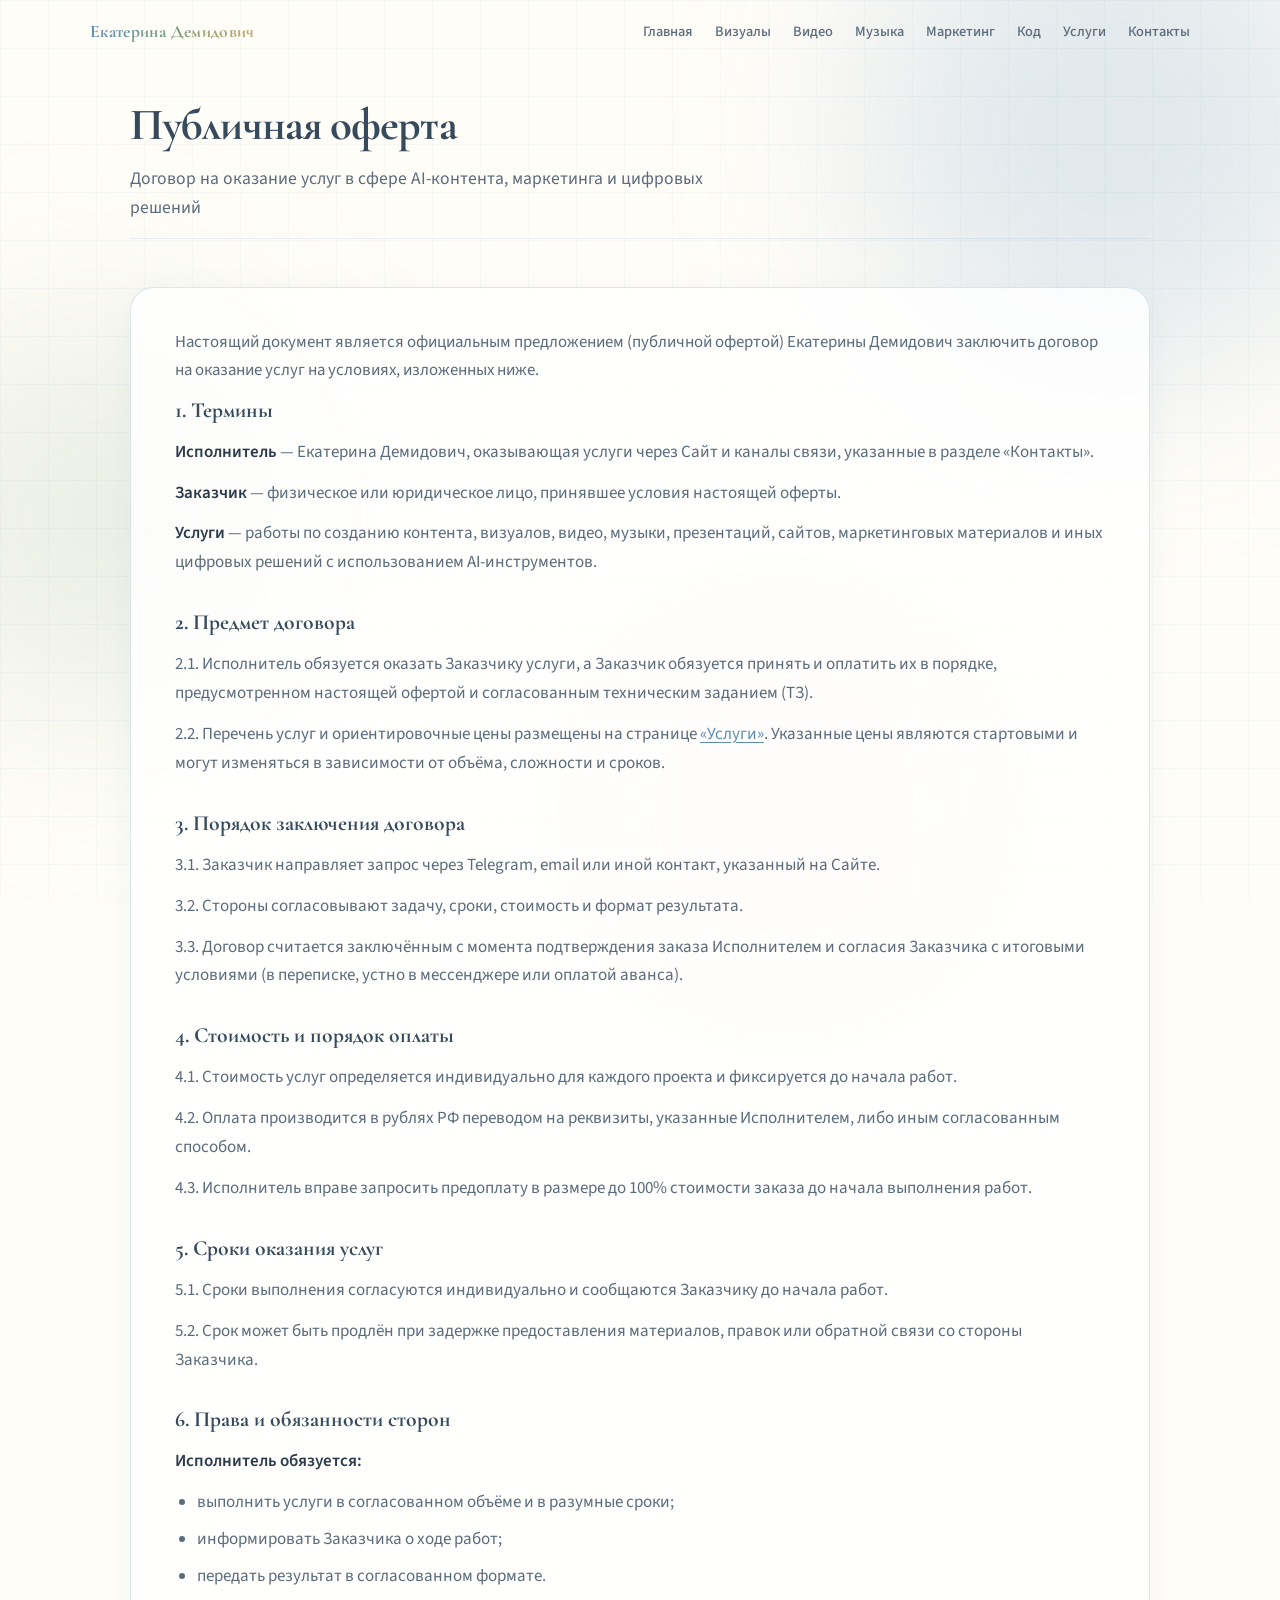
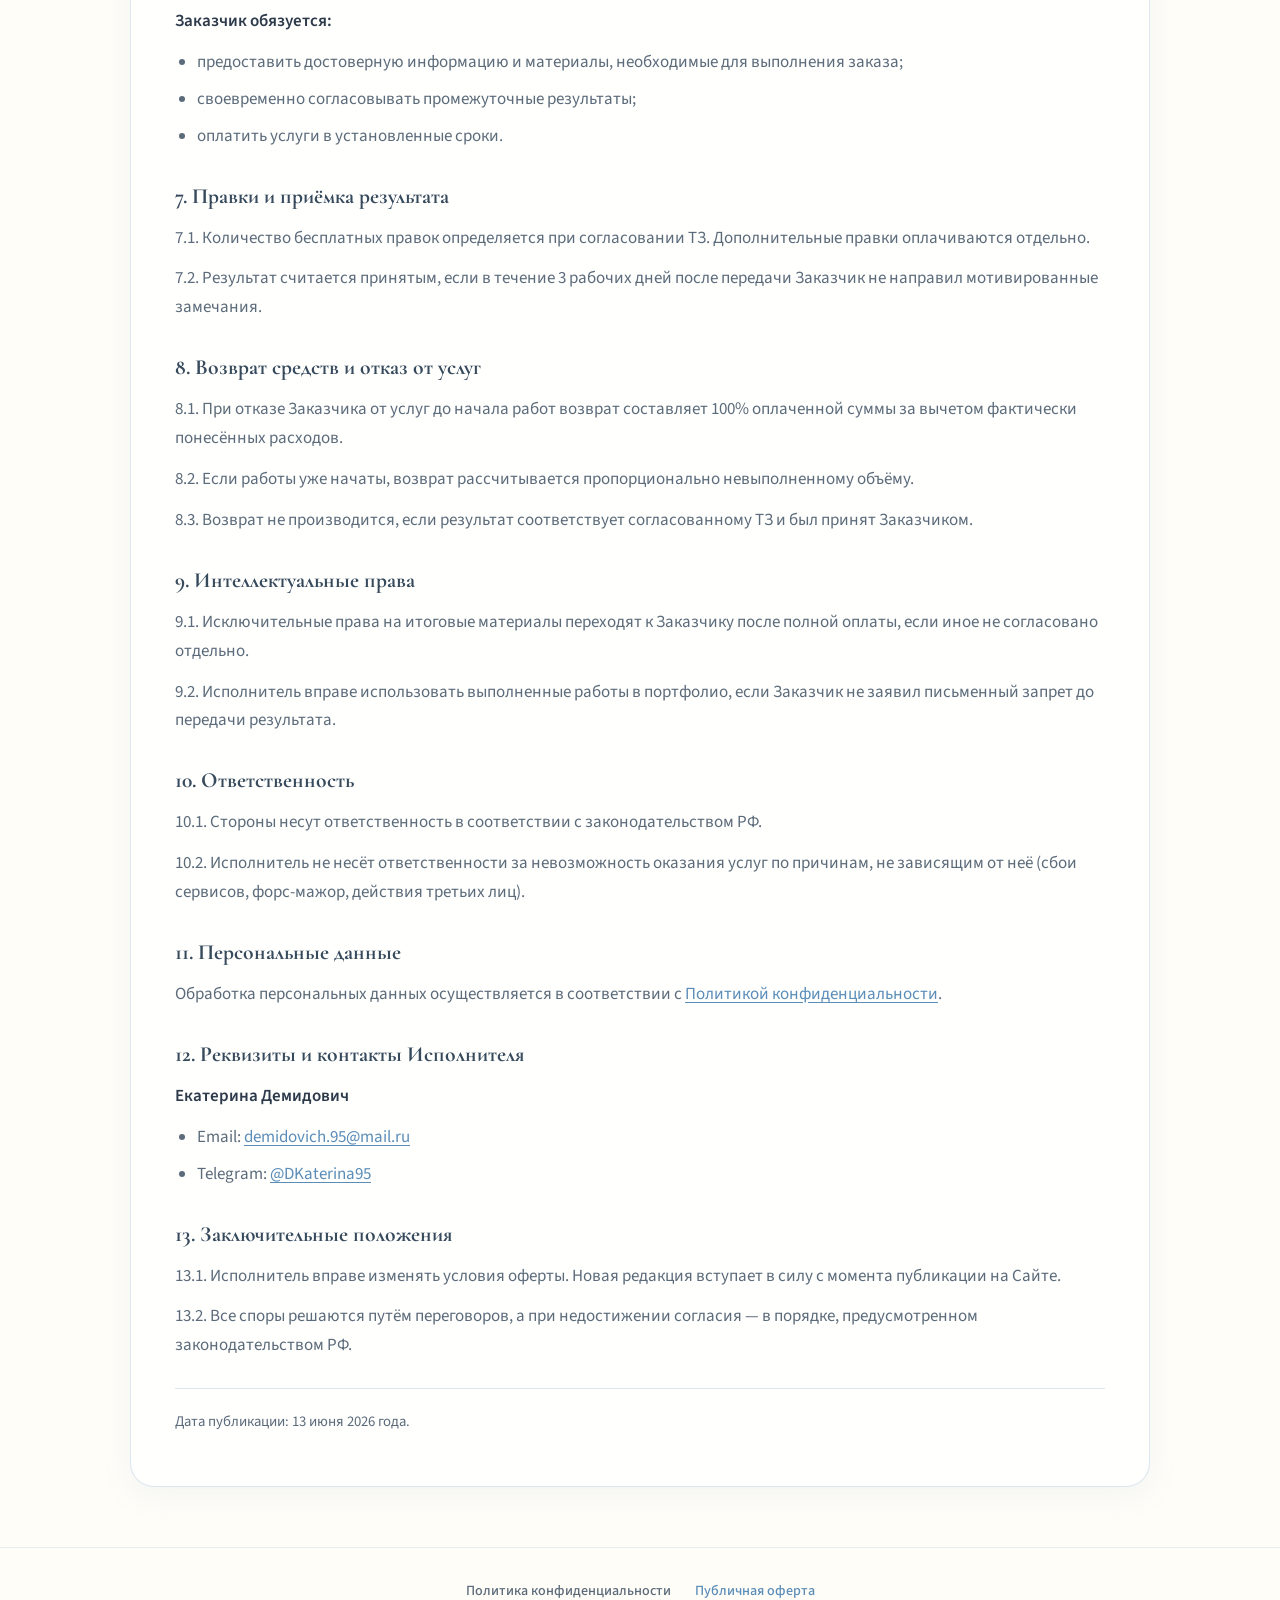
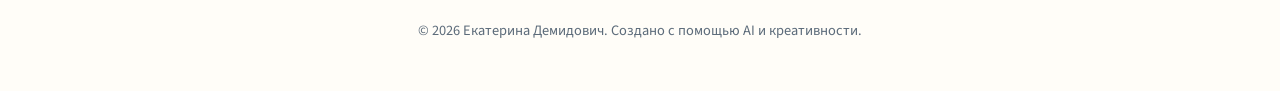
<file: offer.html>
﻿<!DOCTYPE html>
<html lang="ru">
<head>
  <meta charset="UTF-8">
  <meta name="viewport" content="width=device-width, initial-scale=1">
  <title>Публичная оферта — Екатерина Демидович</title>
  <link rel="stylesheet" href="style.css">
  <link rel="preconnect" href="https://fonts.googleapis.com">
  <link rel="preconnect" href="https://fonts.gstatic.com" crossorigin>
  <link href="https://fonts.googleapis.com/css2?family=Cormorant+Garamond:wght@500;600;700&family=Source+Sans+3:wght@300;400;500;600;700&display=swap" rel="stylesheet">
</head>
<body data-page="legal">
  <div class="bg-grid" aria-hidden="true"></div>
  <div class="bg-glow bg-glow--1" aria-hidden="true"></div>
  <div class="bg-glow bg-glow--2" aria-hidden="true"></div>
  <div class="bg-glow bg-glow--3" aria-hidden="true"></div>

  <header class="nav">
    <a href="index.html" class="nav__logo">Екатерина Демидович</a>
    <button class="nav__burger" type="button" aria-label="Открыть меню" aria-expanded="false" aria-controls="site-nav">
      <span class="nav__burger-line"></span>
      <span class="nav__burger-line"></span>
      <span class="nav__burger-line"></span>
    </button>
    <nav class="nav__links" id="site-nav">
      <a href="index.html" data-page="home">Главная</a>
      <a href="visuals.html" data-page="visuals">Визуалы</a>
      <a href="video.html" data-page="video">Видео</a>
      <a href="music.html" data-page="music">Музыка</a>
      <a href="marketing.html" data-page="marketing">Маркетинг</a>
      <a href="coding.html" data-page="coding">Код</a>
      <a href="services.html" data-page="services">Услуги</a>
      <a href="contacts.html" data-page="contacts">Контакты</a>
    </nav>
  </header>

  <main>
    <section class="page-hero fade-in">
      <h1 class="page-hero__title">Публичная оферта</h1>
      <p class="page-hero__text">Договор на оказание услуг в сфере AI-контента, маркетинга и цифровых решений</p>
    </section>

    <article class="legal-doc fade-in">
      <p class="legal-doc__lead">Настоящий документ является официальным предложением (публичной офертой) Екатерины Демидович заключить договор на оказание услуг на условиях, изложенных ниже.</p>

      <h2>1. Термины</h2>
      <p><strong>Исполнитель</strong> — Екатерина Демидович, оказывающая услуги через Сайт и каналы связи, указанные в разделе «Контакты».</p>
      <p><strong>Заказчик</strong> — физическое или юридическое лицо, принявшее условия настоящей оферты.</p>
      <p><strong>Услуги</strong> — работы по созданию контента, визуалов, видео, музыки, презентаций, сайтов, маркетинговых материалов и иных цифровых решений с использованием AI-инструментов.</p>

      <h2>2. Предмет договора</h2>
      <p>2.1. Исполнитель обязуется оказать Заказчику услуги, а Заказчик обязуется принять и оплатить их в порядке, предусмотренном настоящей офертой и согласованным техническим заданием (ТЗ).</p>
      <p>2.2. Перечень услуг и ориентировочные цены размещены на странице <a href="services.html">«Услуги»</a>. Указанные цены являются стартовыми и могут изменяться в зависимости от объёма, сложности и сроков.</p>

      <h2>3. Порядок заключения договора</h2>
      <p>3.1. Заказчик направляет запрос через Telegram, email или иной контакт, указанный на Сайте.</p>
      <p>3.2. Стороны согласовывают задачу, сроки, стоимость и формат результата.</p>
      <p>3.3. Договор считается заключённым с момента подтверждения заказа Исполнителем и согласия Заказчика с итоговыми условиями (в переписке, устно в мессенджере или оплатой аванса).</p>

      <h2>4. Стоимость и порядок оплаты</h2>
      <p>4.1. Стоимость услуг определяется индивидуально для каждого проекта и фиксируется до начала работ.</p>
      <p>4.2. Оплата производится в рублях РФ переводом на реквизиты, указанные Исполнителем, либо иным согласованным способом.</p>
      <p>4.3. Исполнитель вправе запросить предоплату в размере до 100% стоимости заказа до начала выполнения работ.</p>

      <h2>5. Сроки оказания услуг</h2>
      <p>5.1. Сроки выполнения согласуются индивидуально и сообщаются Заказчику до начала работ.</p>
      <p>5.2. Срок может быть продлён при задержке предоставления материалов, правок или обратной связи со стороны Заказчика.</p>

      <h2>6. Права и обязанности сторон</h2>
      <p><strong>Исполнитель обязуется:</strong></p>
      <ul>
        <li>выполнить услуги в согласованном объёме и в разумные сроки;</li>
        <li>информировать Заказчика о ходе работ;</li>
        <li>передать результат в согласованном формате.</li>
      </ul>
      <p><strong>Заказчик обязуется:</strong></p>
      <ul>
        <li>предоставить достоверную информацию и материалы, необходимые для выполнения заказа;</li>
        <li>своевременно согласовывать промежуточные результаты;</li>
        <li>оплатить услуги в установленные сроки.</li>
      </ul>

      <h2>7. Правки и приёмка результата</h2>
      <p>7.1. Количество бесплатных правок определяется при согласовании ТЗ. Дополнительные правки оплачиваются отдельно.</p>
      <p>7.2. Результат считается принятым, если в течение 3 рабочих дней после передачи Заказчик не направил мотивированные замечания.</p>

      <h2>8. Возврат средств и отказ от услуг</h2>
      <p>8.1. При отказе Заказчика от услуг до начала работ возврат составляет 100% оплаченной суммы за вычетом фактически понесённых расходов.</p>
      <p>8.2. Если работы уже начаты, возврат рассчитывается пропорционально невыполненному объёму.</p>
      <p>8.3. Возврат не производится, если результат соответствует согласованному ТЗ и был принят Заказчиком.</p>

      <h2>9. Интеллектуальные права</h2>
      <p>9.1. Исключительные права на итоговые материалы переходят к Заказчику после полной оплаты, если иное не согласовано отдельно.</p>
      <p>9.2. Исполнитель вправе использовать выполненные работы в портфолио, если Заказчик не заявил письменный запрет до передачи результата.</p>

      <h2>10. Ответственность</h2>
      <p>10.1. Стороны несут ответственность в соответствии с законодательством РФ.</p>
      <p>10.2. Исполнитель не несёт ответственности за невозможность оказания услуг по причинам, не зависящим от неё (сбои сервисов, форс-мажор, действия третьих лиц).</p>

      <h2>11. Персональные данные</h2>
      <p>Обработка персональных данных осуществляется в соответствии с <a href="privacy.html">Политикой конфиденциальности</a>.</p>

      <h2>12. Реквизиты и контакты Исполнителя</h2>
      <p><strong>Екатерина Демидович</strong></p>
      <ul>
        <li>Email: <a href="mailto:demidovich.95@mail.ru">demidovich.95@mail.ru</a></li>
        <li>Telegram: <a href="https://t.me/DKaterina95" target="_blank" rel="noopener noreferrer">@DKaterina95</a></li>
      </ul>

      <h2>13. Заключительные положения</h2>
      <p>13.1. Исполнитель вправе изменять условия оферты. Новая редакция вступает в силу с момента публикации на Сайте.</p>
      <p>13.2. Все споры решаются путём переговоров, а при недостижении согласия — в порядке, предусмотренном законодательством РФ.</p>

      <p class="legal-doc__updated">Дата публикации: 13 июня 2026 года.</p>
    </article>
  </main>

  <footer class="footer">
    <nav class="footer__legal" aria-label="Юридическая информация">
      <a href="privacy.html">Политика конфиденциальности</a>
      <a href="offer.html" aria-current="page">Публичная оферта</a>
    </nav>
    <p>© 2026 Екатерина Демидович. Создано с помощью AI и креативности.</p>
  </footer>

  <script src="script.js"></script>
</body>
</html>
</file>
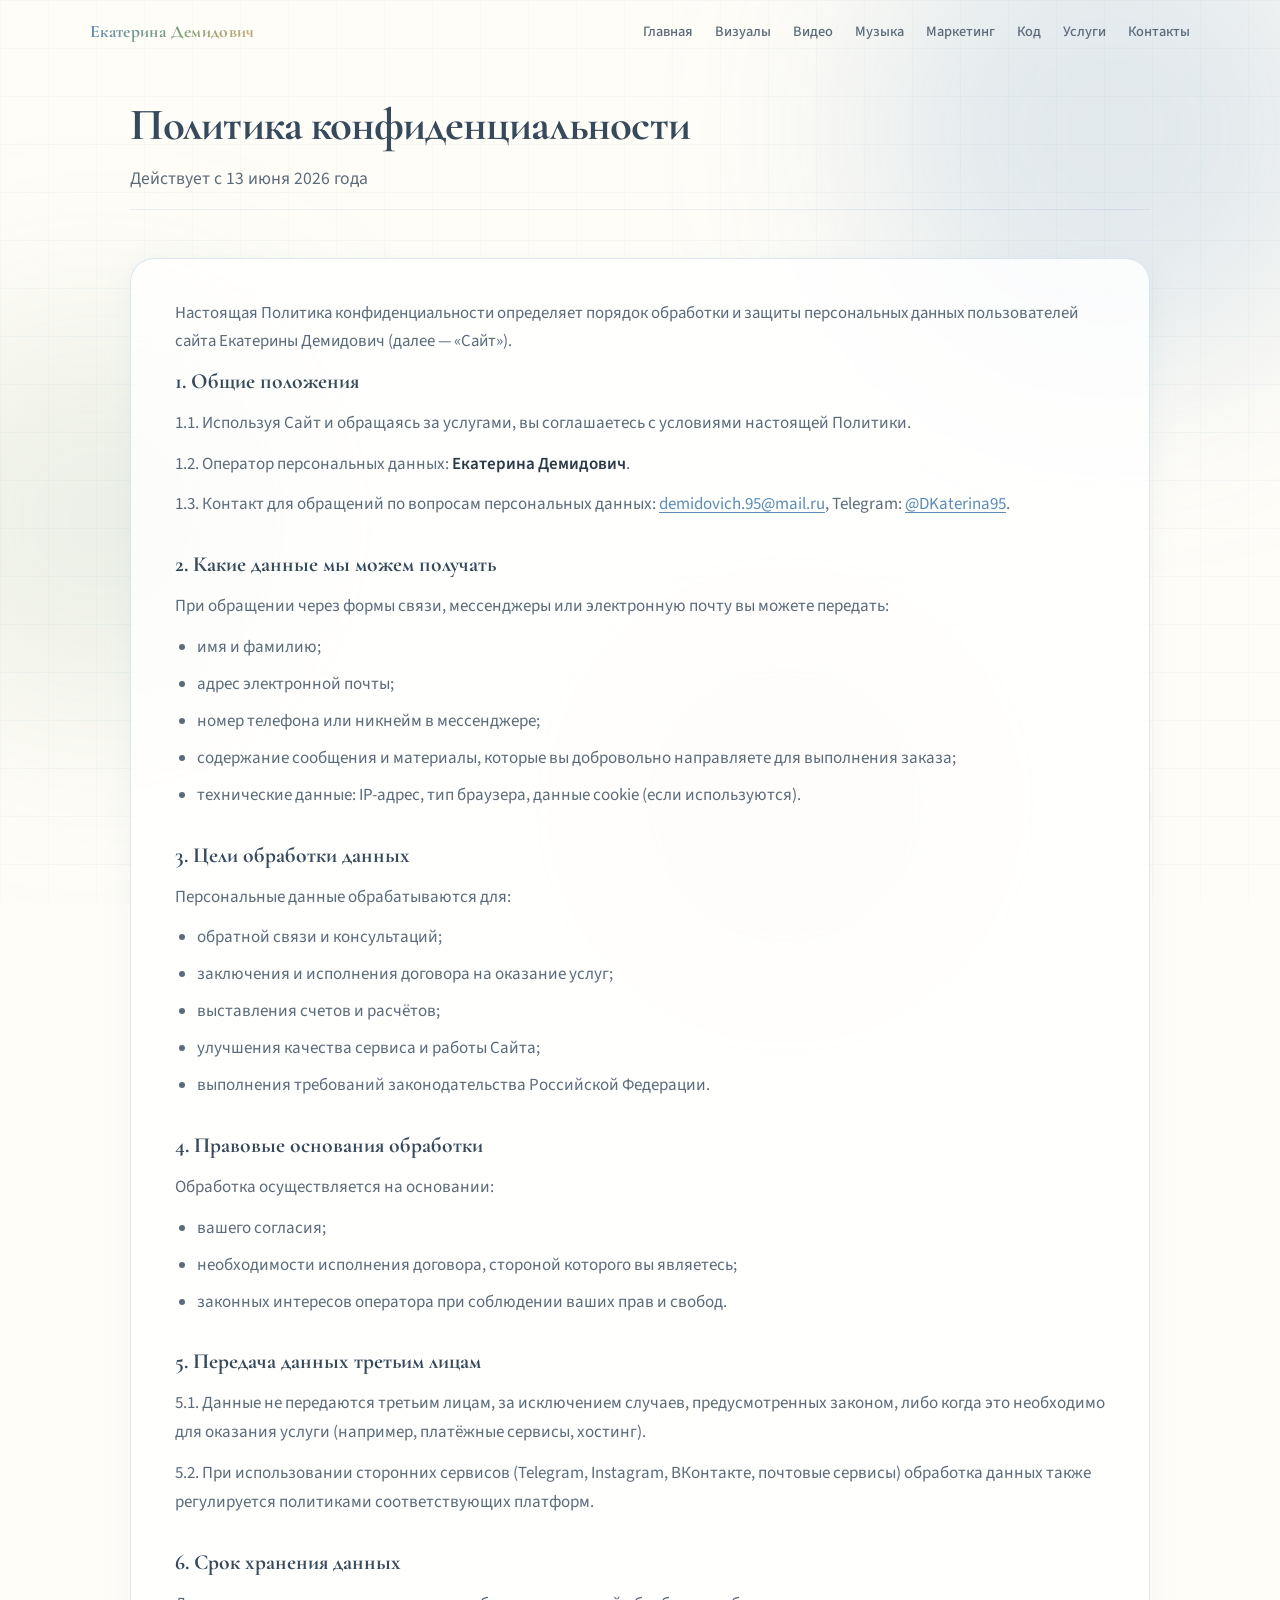
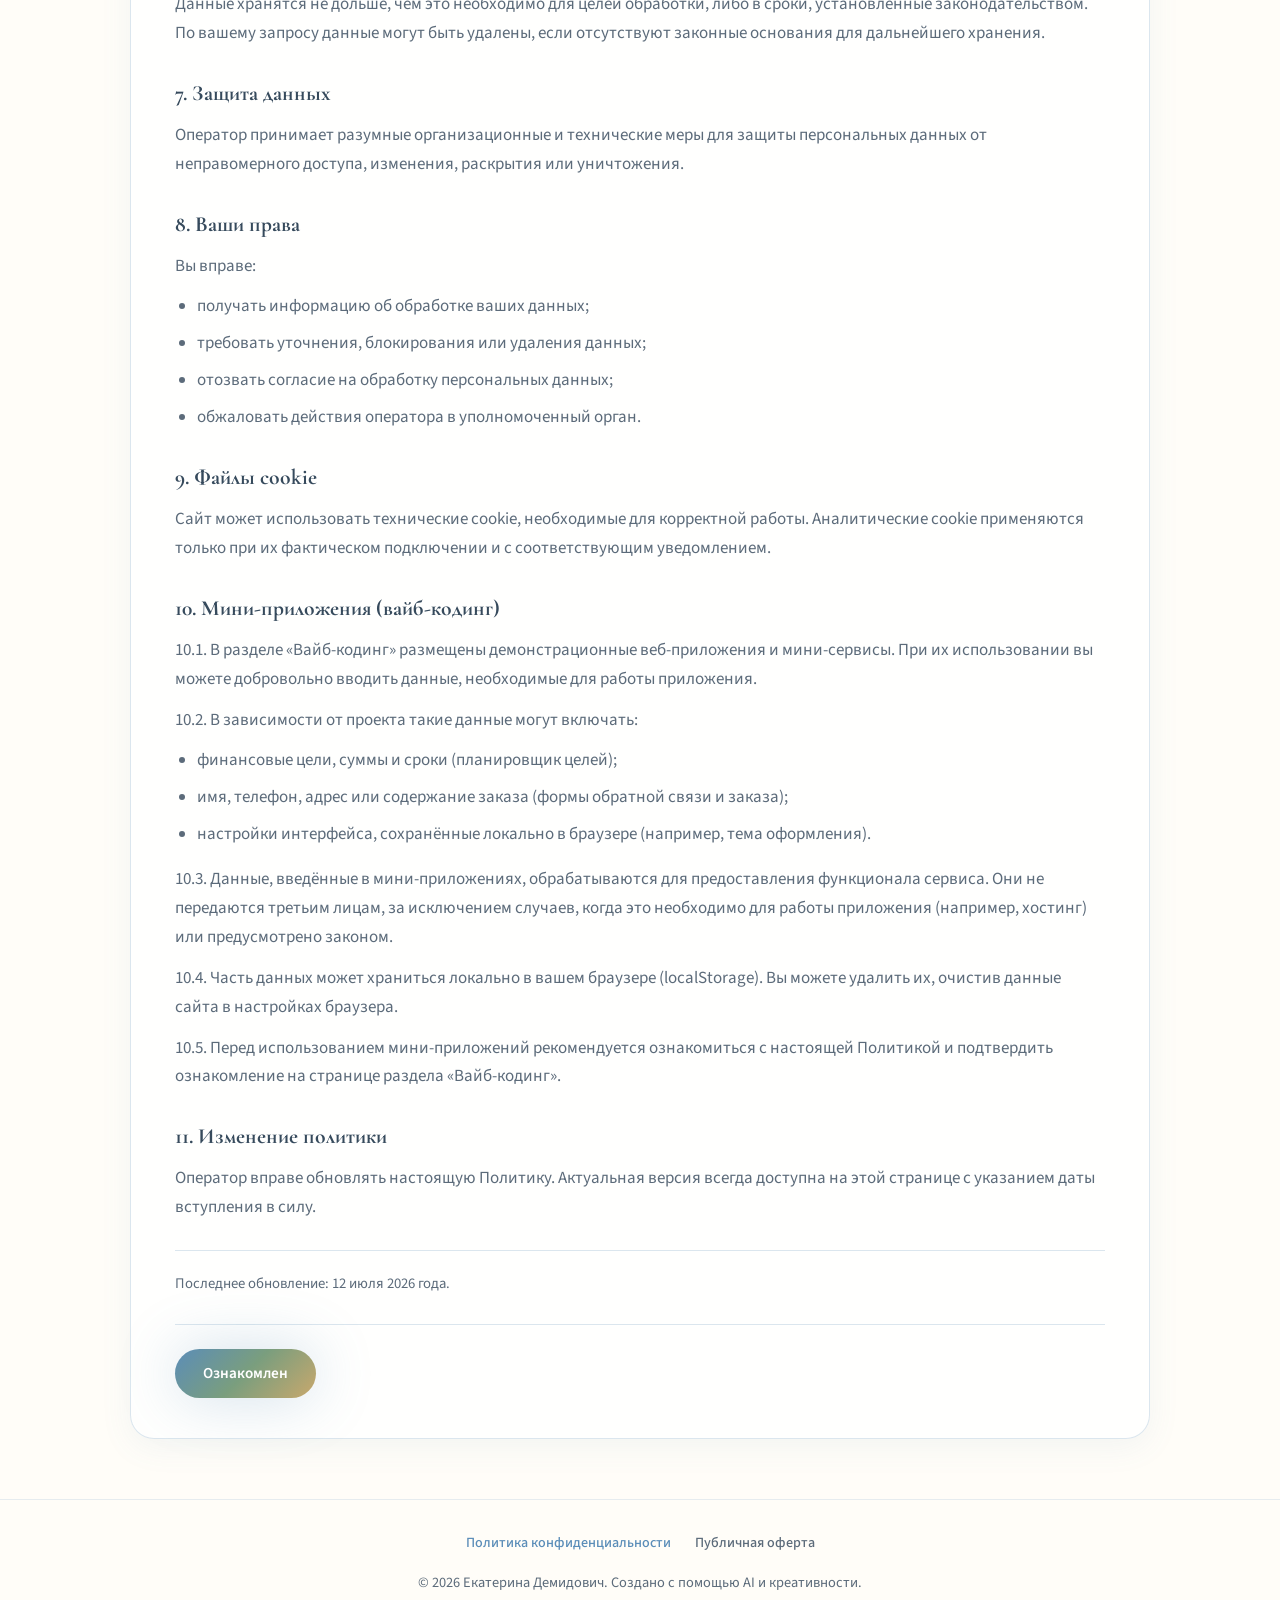
<file: privacy.html>
﻿<!DOCTYPE html>
<html lang="ru">
<head>
  <meta charset="UTF-8">
  <meta name="viewport" content="width=device-width, initial-scale=1">
  <title>Политика конфиденциальности — Екатерина Демидович</title>
  <link rel="stylesheet" href="style.css">
  <link rel="preconnect" href="https://fonts.googleapis.com">
  <link rel="preconnect" href="https://fonts.gstatic.com" crossorigin>
  <link href="https://fonts.googleapis.com/css2?family=Cormorant+Garamond:wght@500;600;700&family=Source+Sans+3:wght@300;400;500;600;700&display=swap" rel="stylesheet">
</head>
<body data-page="legal">
  <div class="bg-grid" aria-hidden="true"></div>
  <div class="bg-glow bg-glow--1" aria-hidden="true"></div>
  <div class="bg-glow bg-glow--2" aria-hidden="true"></div>
  <div class="bg-glow bg-glow--3" aria-hidden="true"></div>

  <header class="nav">
    <a href="index.html" class="nav__logo">Екатерина Демидович</a>
    <button class="nav__burger" type="button" aria-label="Открыть меню" aria-expanded="false" aria-controls="site-nav">
      <span class="nav__burger-line"></span>
      <span class="nav__burger-line"></span>
      <span class="nav__burger-line"></span>
    </button>
    <nav class="nav__links" id="site-nav">
      <a href="index.html" data-page="home">Главная</a>
      <a href="visuals.html" data-page="visuals">Визуалы</a>
      <a href="video.html" data-page="video">Видео</a>
      <a href="music.html" data-page="music">Музыка</a>
      <a href="marketing.html" data-page="marketing">Маркетинг</a>
      <a href="coding.html" data-page="coding">Код</a>
      <a href="services.html" data-page="services">Услуги</a>
      <a href="contacts.html" data-page="contacts">Контакты</a>
    </nav>
  </header>

  <main>
    <section class="page-hero fade-in">
      <h1 class="page-hero__title">Политика конфиденциальности</h1>
      <p class="page-hero__text">Действует с 13 июня 2026 года</p>
    </section>

    <article class="legal-doc fade-in">
      <p class="legal-doc__lead">Настоящая Политика конфиденциальности определяет порядок обработки и защиты персональных данных пользователей сайта Екатерины Демидович (далее — «Сайт»).</p>

      <h2>1. Общие положения</h2>
      <p>1.1. Используя Сайт и обращаясь за услугами, вы соглашаетесь с условиями настоящей Политики.</p>
      <p>1.2. Оператор персональных данных: <strong>Екатерина Демидович</strong>.</p>
      <p>1.3. Контакт для обращений по вопросам персональных данных: <a href="mailto:demidovich.95@mail.ru">demidovich.95@mail.ru</a>, Telegram: <a href="https://t.me/DKaterina95" target="_blank" rel="noopener noreferrer">@DKaterina95</a>.</p>

      <h2>2. Какие данные мы можем получать</h2>
      <p>При обращении через формы связи, мессенджеры или электронную почту вы можете передать:</p>
      <ul>
        <li>имя и фамилию;</li>
        <li>адрес электронной почты;</li>
        <li>номер телефона или никнейм в мессенджере;</li>
        <li>содержание сообщения и материалы, которые вы добровольно направляете для выполнения заказа;</li>
        <li>технические данные: IP-адрес, тип браузера, данные cookie (если используются).</li>
      </ul>

      <h2>3. Цели обработки данных</h2>
      <p>Персональные данные обрабатываются для:</p>
      <ul>
        <li>обратной связи и консультаций;</li>
        <li>заключения и исполнения договора на оказание услуг;</li>
        <li>выставления счетов и расчётов;</li>
        <li>улучшения качества сервиса и работы Сайта;</li>
        <li>выполнения требований законодательства Российской Федерации.</li>
      </ul>

      <h2>4. Правовые основания обработки</h2>
      <p>Обработка осуществляется на основании:</p>
      <ul>
        <li>вашего согласия;</li>
        <li>необходимости исполнения договора, стороной которого вы являетесь;</li>
        <li>законных интересов оператора при соблюдении ваших прав и свобод.</li>
      </ul>

      <h2>5. Передача данных третьим лицам</h2>
      <p>5.1. Данные не передаются третьим лицам, за исключением случаев, предусмотренных законом, либо когда это необходимо для оказания услуги (например, платёжные сервисы, хостинг).</p>
      <p>5.2. При использовании сторонних сервисов (Telegram, Instagram, ВКонтакте, почтовые сервисы) обработка данных также регулируется политиками соответствующих платформ.</p>

      <h2>6. Срок хранения данных</h2>
      <p>Данные хранятся не дольше, чем это необходимо для целей обработки, либо в сроки, установленные законодательством. По вашему запросу данные могут быть удалены, если отсутствуют законные основания для дальнейшего хранения.</p>

      <h2>7. Защита данных</h2>
      <p>Оператор принимает разумные организационные и технические меры для защиты персональных данных от неправомерного доступа, изменения, раскрытия или уничтожения.</p>

      <h2>8. Ваши права</h2>
      <p>Вы вправе:</p>
      <ul>
        <li>получать информацию об обработке ваших данных;</li>
        <li>требовать уточнения, блокирования или удаления данных;</li>
        <li>отозвать согласие на обработку персональных данных;</li>
        <li>обжаловать действия оператора в уполномоченный орган.</li>
      </ul>

      <h2>9. Файлы cookie</h2>
      <p>Сайт может использовать технические cookie, необходимые для корректной работы. Аналитические cookie применяются только при их фактическом подключении и с соответствующим уведомлением.</p>

      <h2 id="mini-apps">10. Мини-приложения (вайб-кодинг)</h2>
      <p>10.1. В разделе «Вайб-кодинг» размещены демонстрационные веб-приложения и мини-сервисы. При их использовании вы можете добровольно вводить данные, необходимые для работы приложения.</p>
      <p>10.2. В зависимости от проекта такие данные могут включать:</p>
      <ul>
        <li>финансовые цели, суммы и сроки (планировщик целей);</li>
        <li>имя, телефон, адрес или содержание заказа (формы обратной связи и заказа);</li>
        <li>настройки интерфейса, сохранённые локально в браузере (например, тема оформления).</li>
      </ul>
      <p>10.3. Данные, введённые в мини-приложениях, обрабатываются для предоставления функционала сервиса. Они не передаются третьим лицам, за исключением случаев, когда это необходимо для работы приложения (например, хостинг) или предусмотрено законом.</p>
      <p>10.4. Часть данных может храниться локально в вашем браузере (localStorage). Вы можете удалить их, очистив данные сайта в настройках браузера.</p>
      <p>10.5. Перед использованием мини-приложений рекомендуется ознакомиться с настоящей Политикой и подтвердить ознакомление на странице раздела «Вайб-кодинг».</p>

      <h2>11. Изменение политики</h2>
      <p>Оператор вправе обновлять настоящую Политику. Актуальная версия всегда доступна на этой странице с указанием даты вступления в силу.</p>

      <p class="legal-doc__updated">Последнее обновление: 12 июля 2026 года.</p>

      <div class="legal-doc__ack">
        <button type="button" class="btn btn--primary" id="privacy-ack-btn">Ознакомлен</button>
        <p class="privacy-notice__done" id="privacy-ack-done" hidden>Вы подтвердили ознакомление с политикой конфиденциальности.</p>
      </div>
    </article>
  </main>

  <footer class="footer">
    <nav class="footer__legal" aria-label="Юридическая информация">
      <a href="privacy.html" aria-current="page">Политика конфиденциальности</a>
      <a href="offer.html">Публичная оферта</a>
    </nav>
    <p>© 2026 Екатерина Демидович. Создано с помощью AI и креативности.</p>
  </footer>

  <script src="script.js"></script>
</body>
</html>
</file>
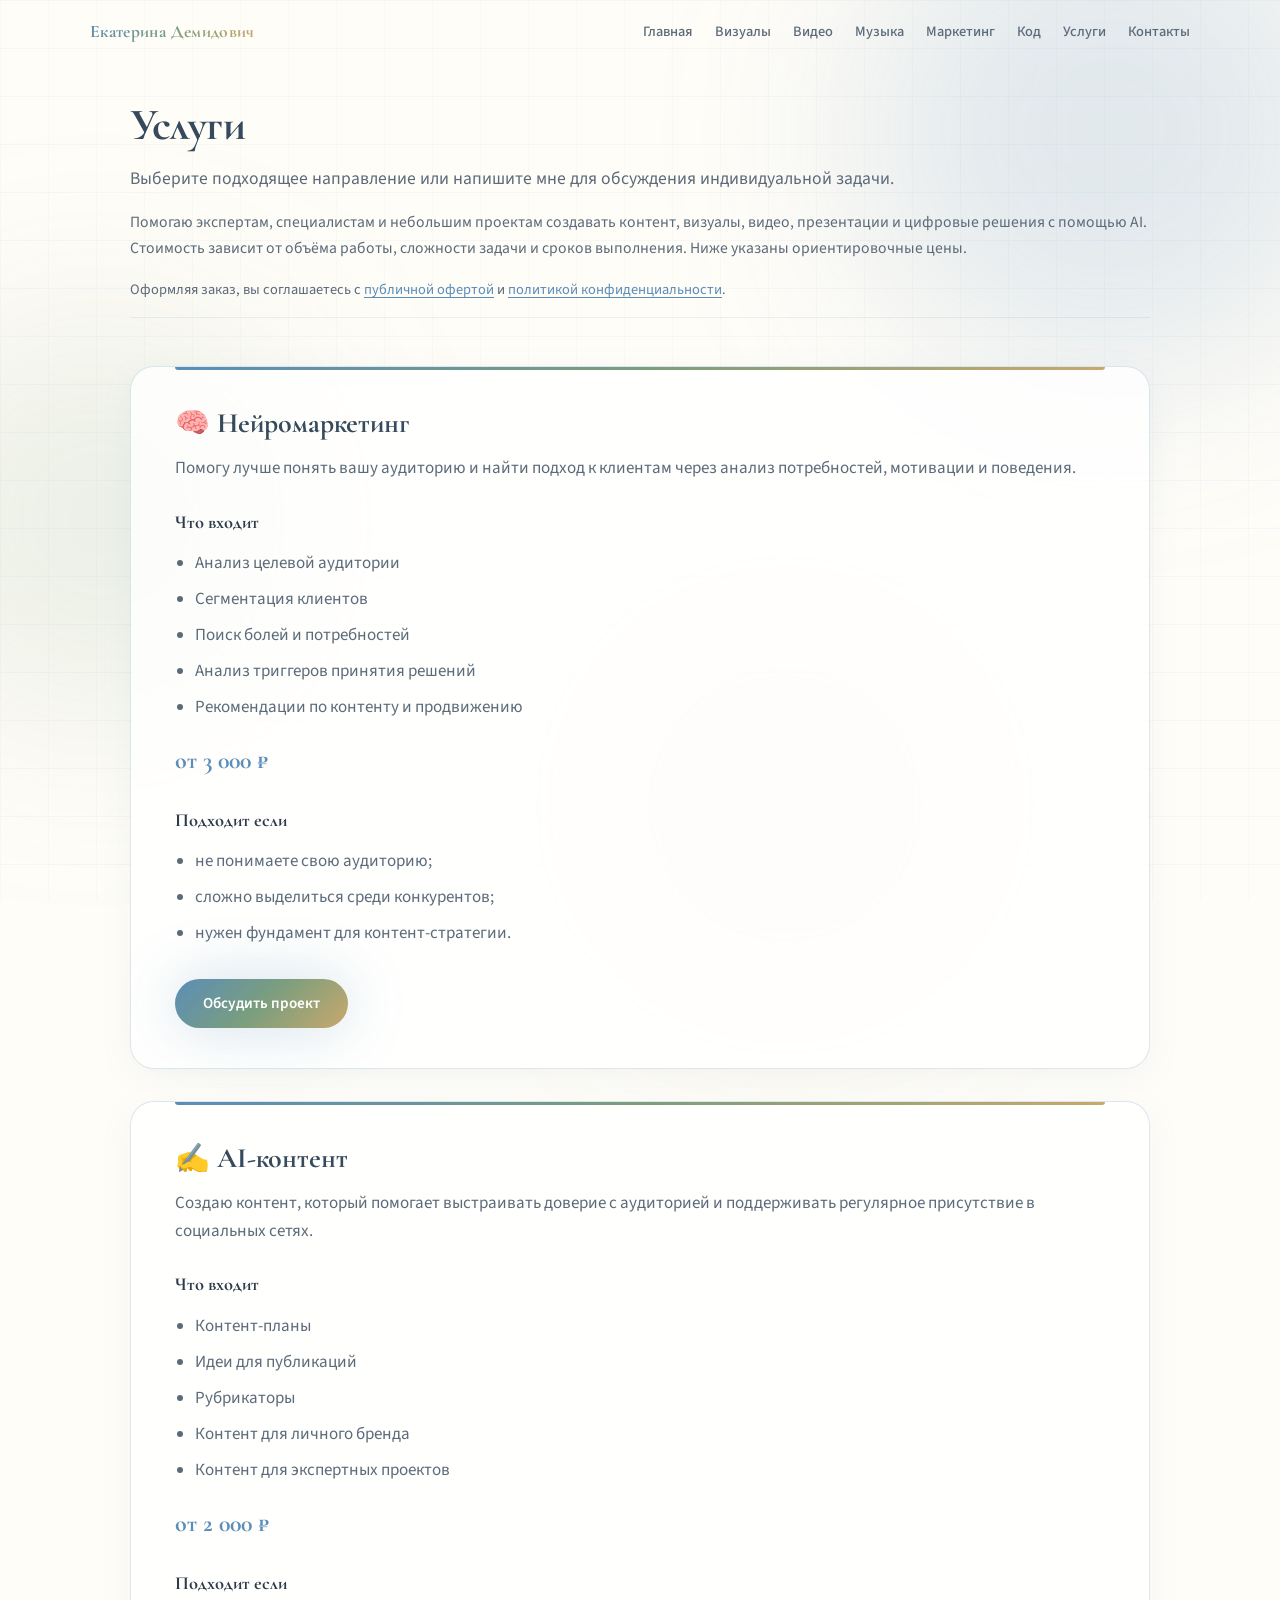
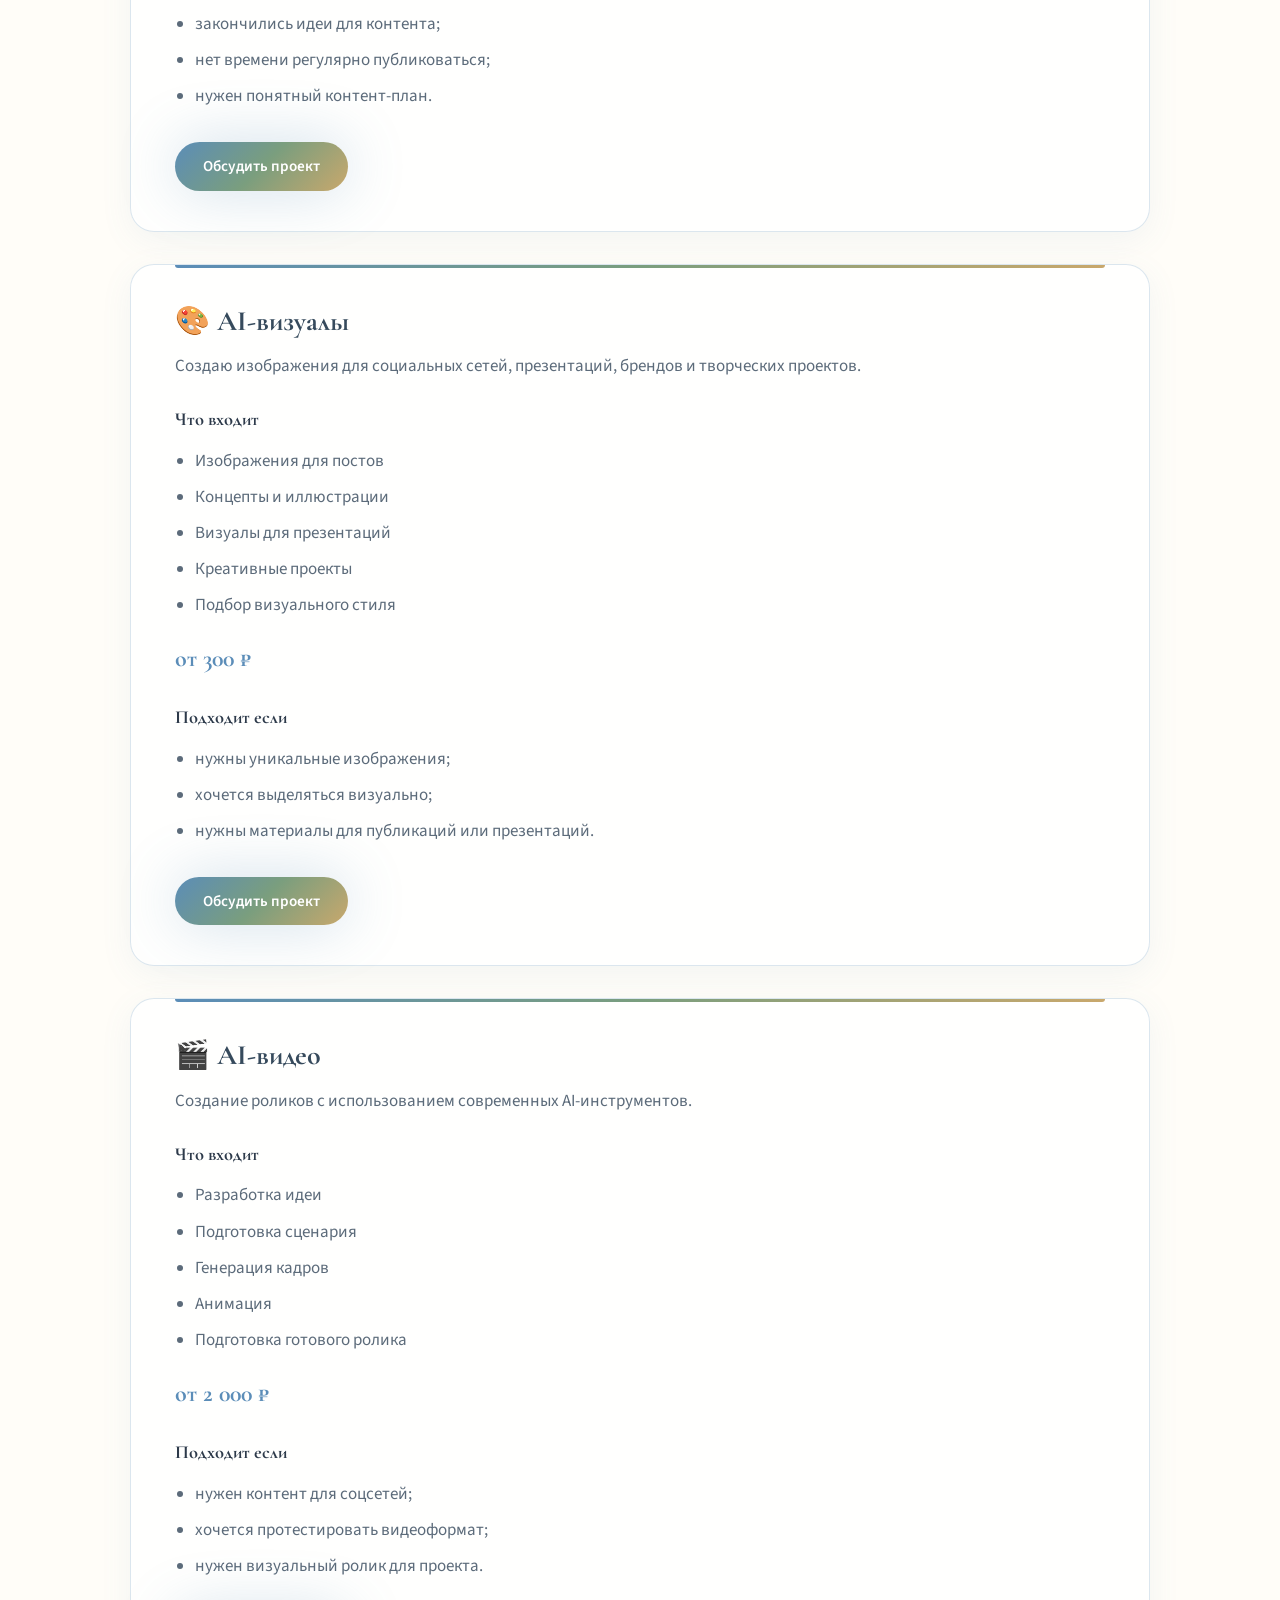
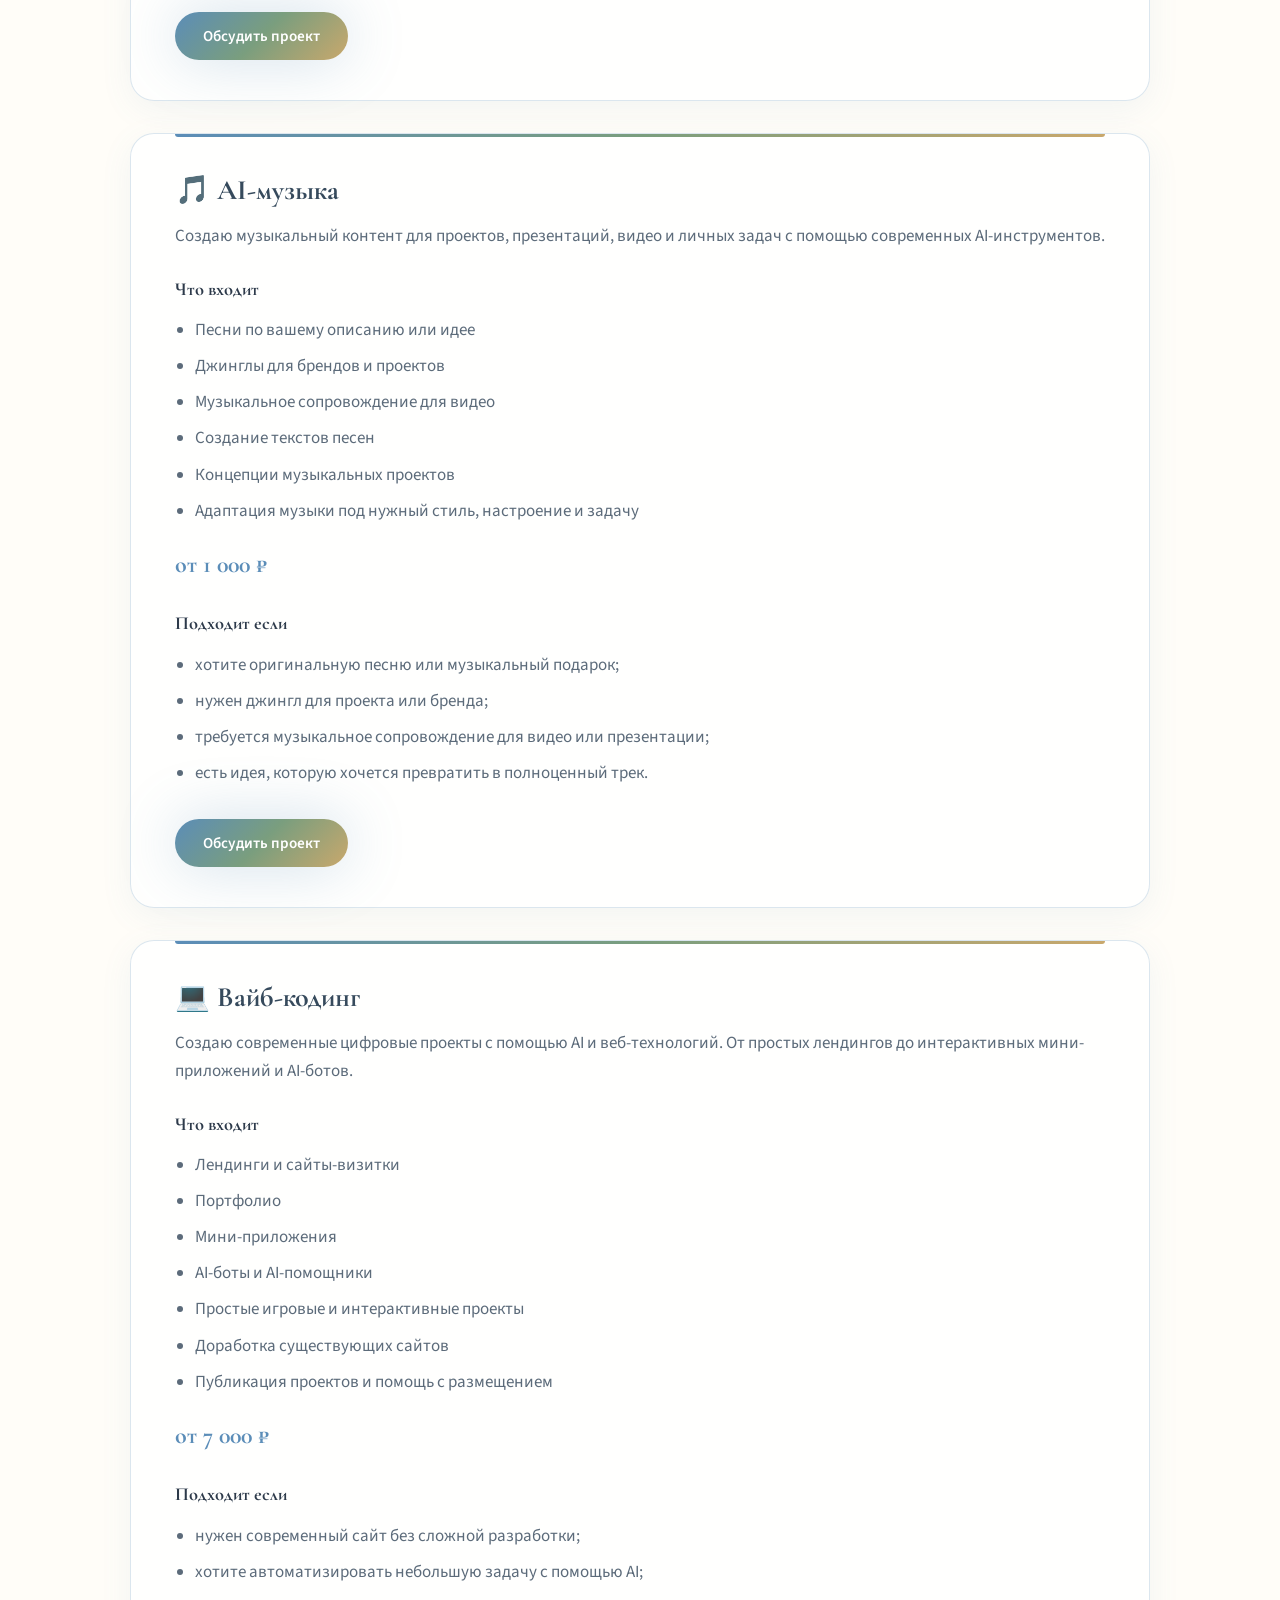
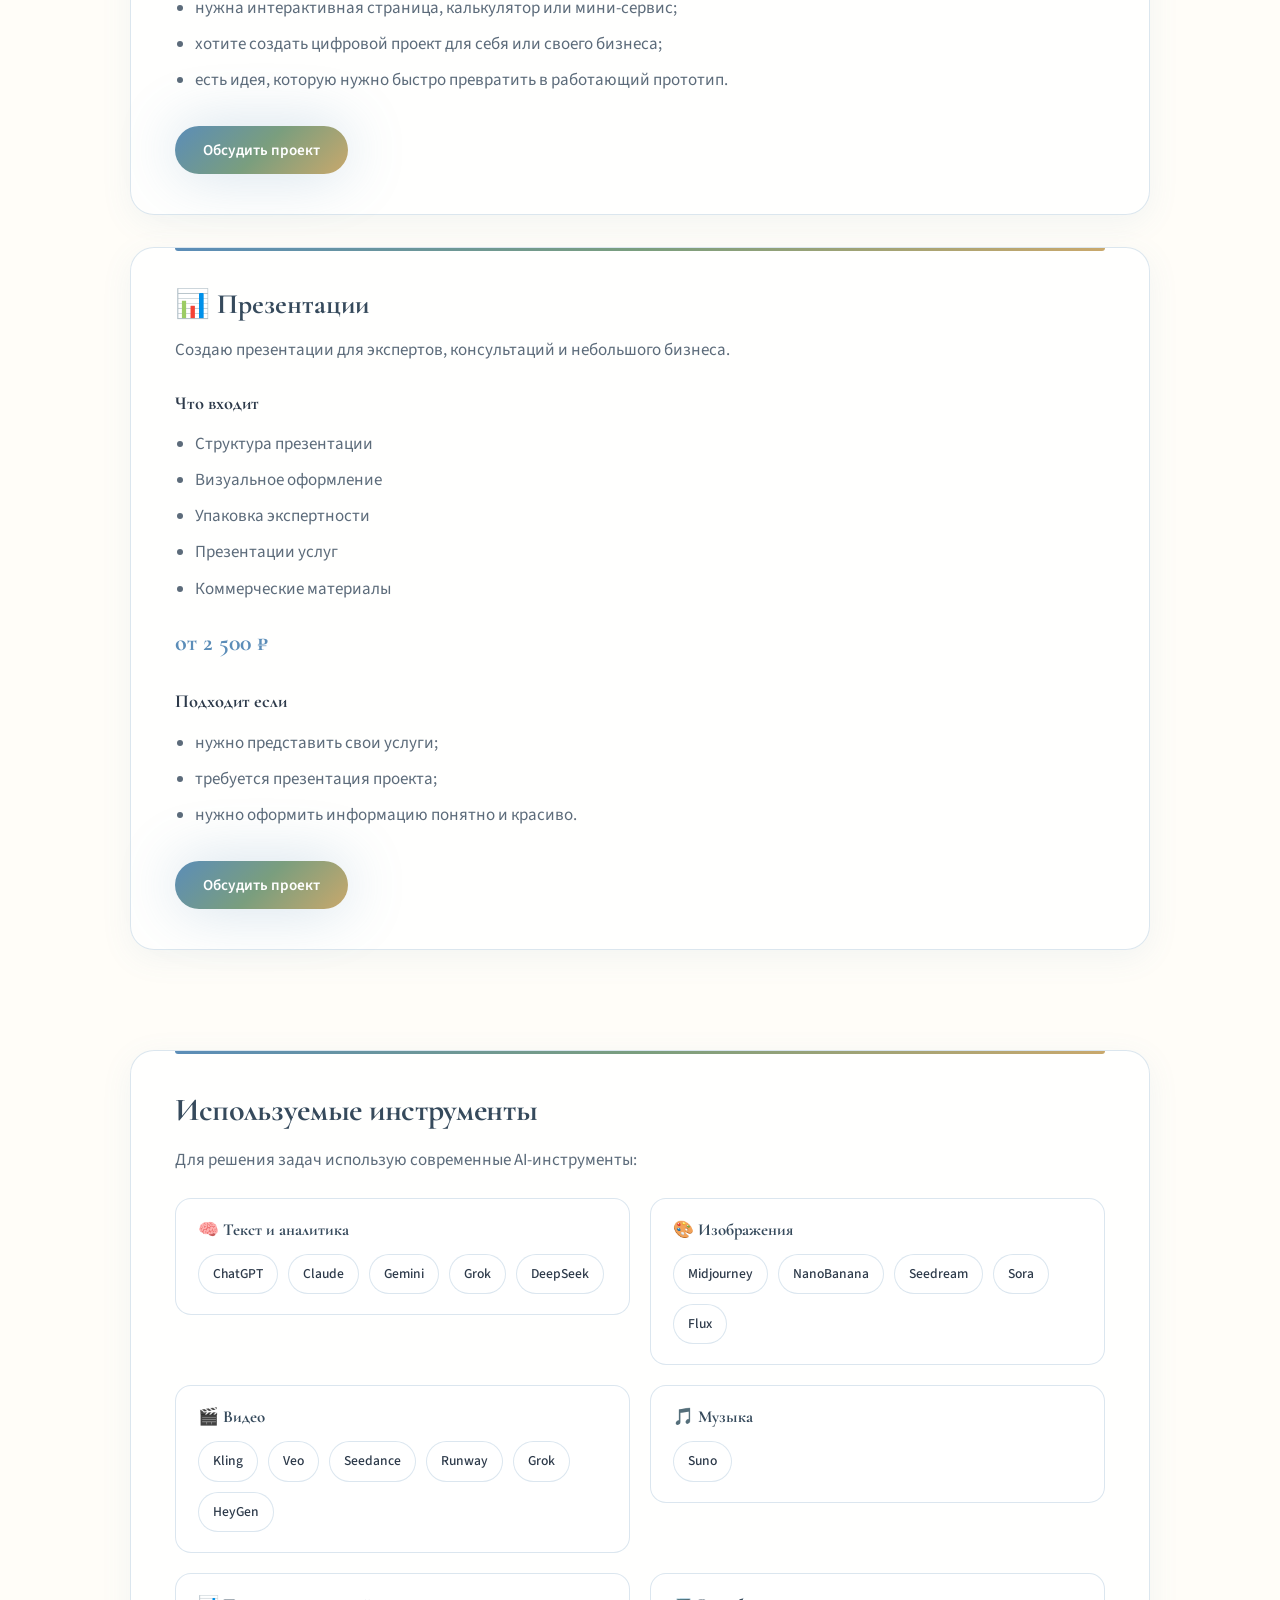
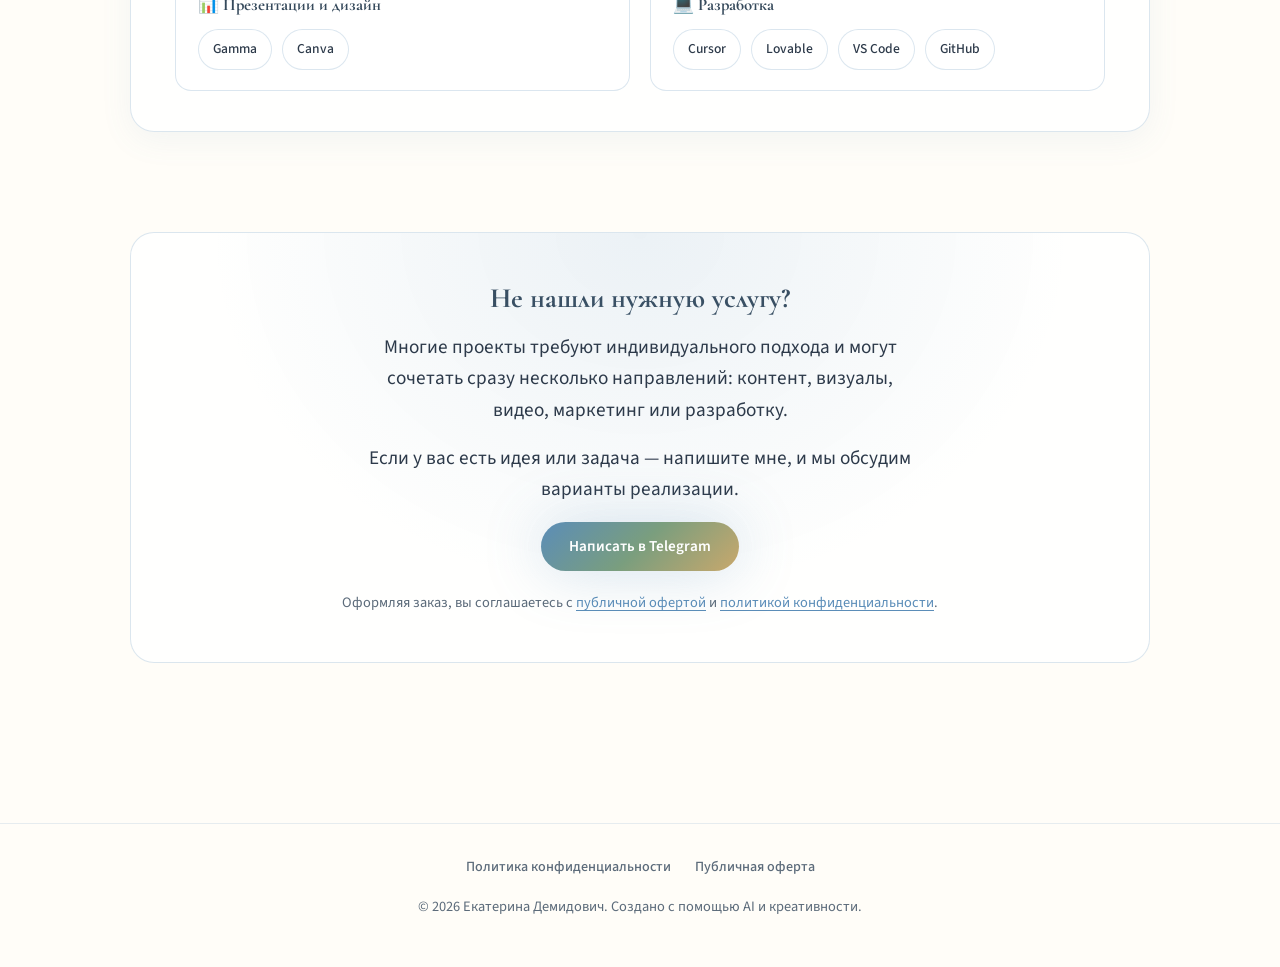
<file: services.html>
﻿<!DOCTYPE html>
<html lang="ru">
<head>
  <meta charset="UTF-8">
  <meta name="viewport" content="width=device-width, initial-scale=1">
  <title>Услуги — Екатерина Демидович</title>
  <link rel="stylesheet" href="style.css">
  <link rel="preconnect" href="https://fonts.googleapis.com">
  <link rel="preconnect" href="https://fonts.gstatic.com" crossorigin>
  <link href="https://fonts.googleapis.com/css2?family=Cormorant+Garamond:wght@500;600;700&family=Source+Sans+3:wght@300;400;500;600;700&display=swap" rel="stylesheet">
</head>
<body data-page="services">
  <div class="bg-grid" aria-hidden="true"></div>
  <div class="bg-glow bg-glow--1" aria-hidden="true"></div>
  <div class="bg-glow bg-glow--2" aria-hidden="true"></div>
  <div class="bg-glow bg-glow--3" aria-hidden="true"></div>

  <header class="nav">
    <a href="index.html" class="nav__logo">Екатерина Демидович</a>
    <button class="nav__burger" type="button" aria-label="Открыть меню" aria-expanded="false" aria-controls="site-nav">
      <span class="nav__burger-line"></span>
      <span class="nav__burger-line"></span>
      <span class="nav__burger-line"></span>
    </button>
    <nav class="nav__links" id="site-nav">
      <a href="index.html" data-page="home">Главная</a>
      <a href="visuals.html" data-page="visuals">Визуалы</a>
      <a href="video.html" data-page="video">Видео</a>
      <a href="music.html" data-page="music">Музыка</a>
      <a href="marketing.html" data-page="marketing">Маркетинг</a>
      <a href="coding.html" data-page="coding">Код</a>
      <a href="services.html" data-page="services">Услуги</a>
      <a href="contacts.html" data-page="contacts">Контакты</a>
    </nav>
  </header>

  <main>
    <section class="page-hero fade-in">
      <h1 class="page-hero__title">Услуги</h1>
      <p class="page-hero__text">Выберите подходящее направление или напишите мне для обсуждения индивидуальной задачи.</p>
      <p class="page-hero__note">Помогаю экспертам, специалистам и небольшим проектам создавать контент, визуалы, видео, презентации и цифровые решения с помощью AI. Стоимость зависит от объёма работы, сложности задачи и сроков выполнения. Ниже указаны ориентировочные цены.</p>
      <p class="legal-note legal-note--services-top">Оформляя заказ, вы соглашаетесь с <a href="offer.html">публичной офертой</a> и <a href="privacy.html">политикой конфиденциальности</a>.</p>
    </section>

    <section class="section">
      <div class="service-offers">
        <article class="service-offer reveal-stagger" style="--stagger: 0" id="neuromarketing">
          <div class="service-offer__accent"></div>
          <h2 class="service-offer__title">🧠 Нейромаркетинг</h2>
          <p class="service-offer__desc">Помогу лучше понять вашу аудиторию и найти подход к клиентам через анализ потребностей, мотивации и поведения.</p>
          <h3 class="service-offer__subtitle">Что входит</h3>
          <ul class="service-offer__list">
            <li>Анализ целевой аудитории</li>
            <li>Сегментация клиентов</li>
            <li>Поиск болей и потребностей</li>
            <li>Анализ триггеров принятия решений</li>
            <li>Рекомендации по контенту и продвижению</li>
          </ul>
          <p class="service-offer__price">от 3 000 ₽</p>
          <h3 class="service-offer__subtitle">Подходит если</h3>
          <ul class="service-offer__fits">
            <li>не понимаете свою аудиторию;</li>
            <li>сложно выделиться среди конкурентов;</li>
            <li>нужен фундамент для контент-стратегии.</li>
          </ul>
          <a href="https://t.me/DKaterina95" class="btn btn--primary" target="_blank" rel="noopener noreferrer">Обсудить проект</a>
        </article>

        <article class="service-offer reveal-stagger" style="--stagger: 1" id="ai-content">
          <div class="service-offer__accent"></div>
          <h2 class="service-offer__title">✍️ AI-контент</h2>
          <p class="service-offer__desc">Создаю контент, который помогает выстраивать доверие с аудиторией и поддерживать регулярное присутствие в социальных сетях.</p>
          <h3 class="service-offer__subtitle">Что входит</h3>
          <ul class="service-offer__list">
            <li>Контент-планы</li>
            <li>Идеи для публикаций</li>
            <li>Рубрикаторы</li>
            <li>Контент для личного бренда</li>
            <li>Контент для экспертных проектов</li>
          </ul>
          <p class="service-offer__price">от 2 000 ₽</p>
          <h3 class="service-offer__subtitle">Подходит если</h3>
          <ul class="service-offer__fits">
            <li>закончились идеи для контента;</li>
            <li>нет времени регулярно публиковаться;</li>
            <li>нужен понятный контент-план.</li>
          </ul>
          <a href="https://t.me/DKaterina95" class="btn btn--primary" target="_blank" rel="noopener noreferrer">Обсудить проект</a>
        </article>

        <article class="service-offer reveal-stagger" style="--stagger: 2" id="ai-visuals">
          <div class="service-offer__accent"></div>
          <h2 class="service-offer__title">🎨 AI-визуалы</h2>
          <p class="service-offer__desc">Создаю изображения для социальных сетей, презентаций, брендов и творческих проектов.</p>
          <h3 class="service-offer__subtitle">Что входит</h3>
          <ul class="service-offer__list">
            <li>Изображения для постов</li>
            <li>Концепты и иллюстрации</li>
            <li>Визуалы для презентаций</li>
            <li>Креативные проекты</li>
            <li>Подбор визуального стиля</li>
          </ul>
          <p class="service-offer__price">от 300 ₽</p>
          <h3 class="service-offer__subtitle">Подходит если</h3>
          <ul class="service-offer__fits">
            <li>нужны уникальные изображения;</li>
            <li>хочется выделяться визуально;</li>
            <li>нужны материалы для публикаций или презентаций.</li>
          </ul>
          <a href="https://t.me/DKaterina95" class="btn btn--primary" target="_blank" rel="noopener noreferrer">Обсудить проект</a>
        </article>

        <article class="service-offer reveal-stagger" style="--stagger: 3" id="ai-video">
          <div class="service-offer__accent"></div>
          <h2 class="service-offer__title">🎬 AI-видео</h2>
          <p class="service-offer__desc">Создание роликов с использованием современных AI-инструментов.</p>
          <h3 class="service-offer__subtitle">Что входит</h3>
          <ul class="service-offer__list">
            <li>Разработка идеи</li>
            <li>Подготовка сценария</li>
            <li>Генерация кадров</li>
            <li>Анимация</li>
            <li>Подготовка готового ролика</li>
          </ul>
          <p class="service-offer__price">от 2 000 ₽</p>
          <h3 class="service-offer__subtitle">Подходит если</h3>
          <ul class="service-offer__fits">
            <li>нужен контент для соцсетей;</li>
            <li>хочется протестировать видеоформат;</li>
            <li>нужен визуальный ролик для проекта.</li>
          </ul>
          <a href="https://t.me/DKaterina95" class="btn btn--primary" target="_blank" rel="noopener noreferrer">Обсудить проект</a>
        </article>

        <article class="service-offer reveal-stagger" style="--stagger: 4" id="ai-music">
          <div class="service-offer__accent"></div>
          <h2 class="service-offer__title">🎵 AI-музыка</h2>
          <p class="service-offer__desc">Создаю музыкальный контент для проектов, презентаций, видео и личных задач с помощью современных AI-инструментов.</p>
          <h3 class="service-offer__subtitle">Что входит</h3>
          <ul class="service-offer__list">
            <li>Песни по вашему описанию или идее</li>
            <li>Джинглы для брендов и проектов</li>
            <li>Музыкальное сопровождение для видео</li>
            <li>Создание текстов песен</li>
            <li>Концепции музыкальных проектов</li>
            <li>Адаптация музыки под нужный стиль, настроение и задачу</li>
          </ul>
          <p class="service-offer__price">от 1 000 ₽</p>
          <h3 class="service-offer__subtitle">Подходит если</h3>
          <ul class="service-offer__fits">
            <li>хотите оригинальную песню или музыкальный подарок;</li>
            <li>нужен джингл для проекта или бренда;</li>
            <li>требуется музыкальное сопровождение для видео или презентации;</li>
            <li>есть идея, которую хочется превратить в полноценный трек.</li>
          </ul>
          <a href="https://t.me/DKaterina95" class="btn btn--primary" target="_blank" rel="noopener noreferrer">Обсудить проект</a>
        </article>

        <article class="service-offer reveal-stagger" style="--stagger: 5" id="vibe-coding">
          <div class="service-offer__accent"></div>
          <h2 class="service-offer__title">💻 Вайб-кодинг</h2>
          <p class="service-offer__desc">Создаю современные цифровые проекты с помощью AI и веб-технологий. От простых лендингов до интерактивных мини-приложений и AI-ботов.</p>
          <h3 class="service-offer__subtitle">Что входит</h3>
          <ul class="service-offer__list">
            <li>Лендинги и сайты-визитки</li>
            <li>Портфолио</li>
            <li>Мини-приложения</li>
            <li>AI-боты и AI-помощники</li>
            <li>Простые игровые и интерактивные проекты</li>
            <li>Доработка существующих сайтов</li>
            <li>Публикация проектов и помощь с размещением</li>
          </ul>
          <p class="service-offer__price">от 7 000 ₽</p>
          <h3 class="service-offer__subtitle">Подходит если</h3>
          <ul class="service-offer__fits">
            <li>нужен современный сайт без сложной разработки;</li>
            <li>хотите автоматизировать небольшую задачу с помощью AI;</li>
            <li>нужна интерактивная страница, калькулятор или мини-сервис;</li>
            <li>хотите создать цифровой проект для себя или своего бизнеса;</li>
            <li>есть идея, которую нужно быстро превратить в работающий прототип.</li>
          </ul>
          <a href="https://t.me/DKaterina95" class="btn btn--primary" target="_blank" rel="noopener noreferrer">Обсудить проект</a>
        </article>

        <article class="service-offer reveal-stagger" style="--stagger: 6" id="presentations">
          <div class="service-offer__accent"></div>
          <h2 class="service-offer__title">📊 Презентации</h2>
          <p class="service-offer__desc">Создаю презентации для экспертов, консультаций и небольшого бизнеса.</p>
          <h3 class="service-offer__subtitle">Что входит</h3>
          <ul class="service-offer__list">
            <li>Структура презентации</li>
            <li>Визуальное оформление</li>
            <li>Упаковка экспертности</li>
            <li>Презентации услуг</li>
            <li>Коммерческие материалы</li>
          </ul>
          <p class="service-offer__price">от 2 500 ₽</p>
          <h3 class="service-offer__subtitle">Подходит если</h3>
          <ul class="service-offer__fits">
            <li>нужно представить свои услуги;</li>
            <li>требуется презентация проекта;</li>
            <li>нужно оформить информацию понятно и красиво.</li>
          </ul>
          <a href="https://t.me/DKaterina95" class="btn btn--primary" target="_blank" rel="noopener noreferrer">Обсудить проект</a>
        </article>
      </div>
    </section>

    <section class="section reveal-on-scroll">
      <div class="card tools-card reveal-stagger" style="--stagger: 0">
        <div class="card__accent"></div>
        <h2 class="section__title section__title--inline">Используемые инструменты</h2>
        <p class="tools-card__text">Для решения задач использую современные AI-инструменты:</p>
        <div class="tools-categories">
          <div class="tools-category">
            <h3 class="tools-category__title">🧠 Текст и аналитика</h3>
            <div class="tools-category__badges">
              <span class="tool-badge">ChatGPT</span>
              <span class="tool-badge">Claude</span>
              <span class="tool-badge">Gemini</span>
              <span class="tool-badge">Grok</span>
              <span class="tool-badge">DeepSeek</span>
            </div>
          </div>
          <div class="tools-category">
            <h3 class="tools-category__title">🎨 Изображения</h3>
            <div class="tools-category__badges">
              <span class="tool-badge">Midjourney</span>
              <span class="tool-badge">NanoBanana</span>
              <span class="tool-badge">Seedream</span>
              <span class="tool-badge">Sora</span>
              <span class="tool-badge">Flux</span>
            </div>
          </div>
          <div class="tools-category">
            <h3 class="tools-category__title">🎬 Видео</h3>
            <div class="tools-category__badges">
              <span class="tool-badge">Kling</span>
              <span class="tool-badge">Veo</span>
              <span class="tool-badge">Seedance</span>
              <span class="tool-badge">Runway</span>
              <span class="tool-badge">Grok</span>
              <span class="tool-badge">HeyGen</span>
            </div>
          </div>
          <div class="tools-category">
            <h3 class="tools-category__title">🎵 Музыка</h3>
            <div class="tools-category__badges">
              <span class="tool-badge">Suno</span>
            </div>
          </div>
          <div class="tools-category">
            <h3 class="tools-category__title">📊 Презентации и дизайн</h3>
            <div class="tools-category__badges">
              <span class="tool-badge">Gamma</span>
              <span class="tool-badge">Canva</span>
            </div>
          </div>
          <div class="tools-category">
            <h3 class="tools-category__title">💻 Разработка</h3>
            <div class="tools-category__badges">
              <span class="tool-badge">Cursor</span>
              <span class="tool-badge">Lovable</span>
              <span class="tool-badge">VS Code</span>
              <span class="tool-badge">GitHub</span>
            </div>
          </div>
        </div>
      </div>
    </section>

    <section class="section reveal-on-scroll">
      <div class="contact-block services-cta reveal-stagger" style="--stagger: 0">
        <h2 class="services-cta__title">Не нашли нужную услугу?</h2>
        <p class="contact-block__text">Многие проекты требуют индивидуального подхода и могут сочетать сразу несколько направлений: контент, визуалы, видео, маркетинг или разработку.</p>
        <p class="contact-block__text">Если у вас есть идея или задача — напишите мне, и мы обсудим варианты реализации.</p>
        <a href="https://t.me/DKaterina95" class="btn btn--primary" target="_blank" rel="noopener noreferrer">Написать в Telegram</a>
        <p class="legal-note">Оформляя заказ, вы соглашаетесь с <a href="offer.html">публичной офертой</a> и <a href="privacy.html">политикой конфиденциальности</a>.</p>
      </div>
    </section>
  </main>

  <footer class="footer">
    <nav class="footer__legal" aria-label="Юридическая информация">
      <a href="privacy.html">Политика конфиденциальности</a>
      <a href="offer.html">Публичная оферта</a>
    </nav>
    <p>© 2026 Екатерина Демидович. Создано с помощью AI и креативности.</p>
  </footer>

  <script src="script.js"></script>
</body>
</html>
</file>
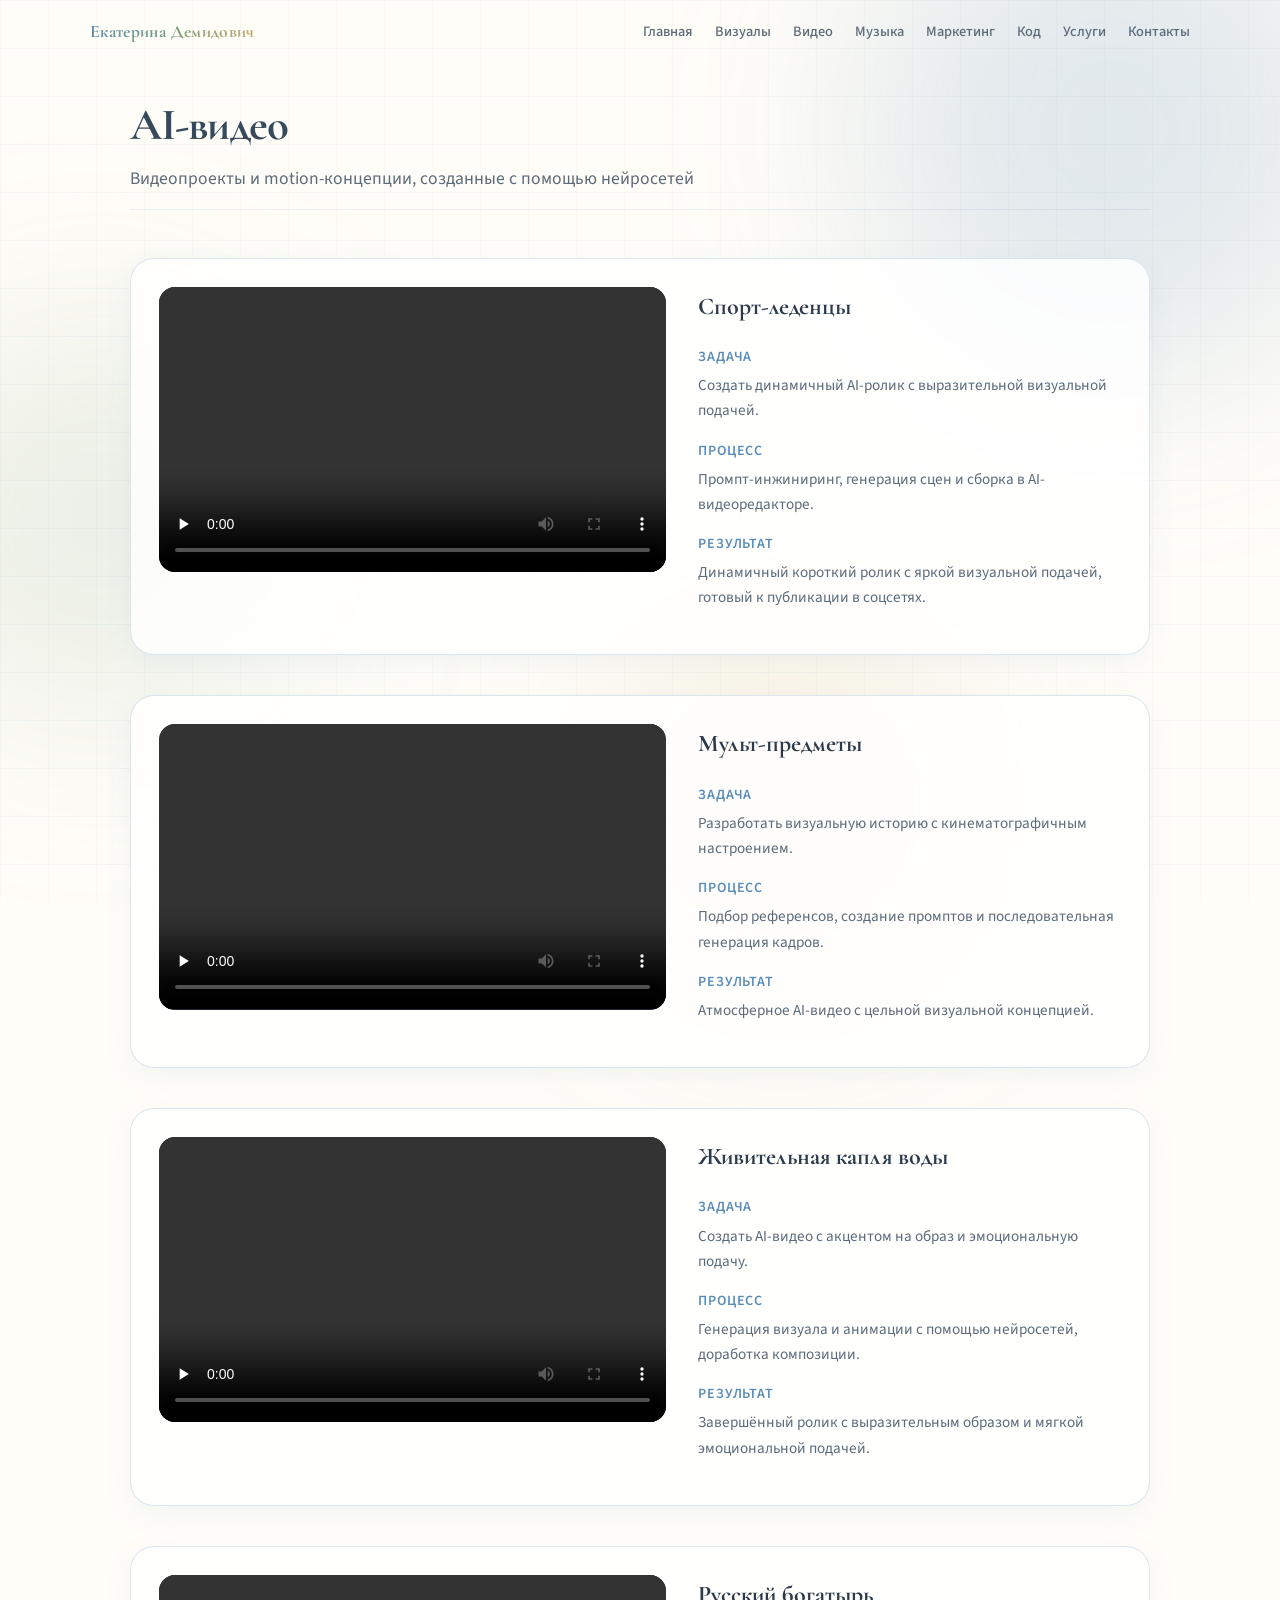
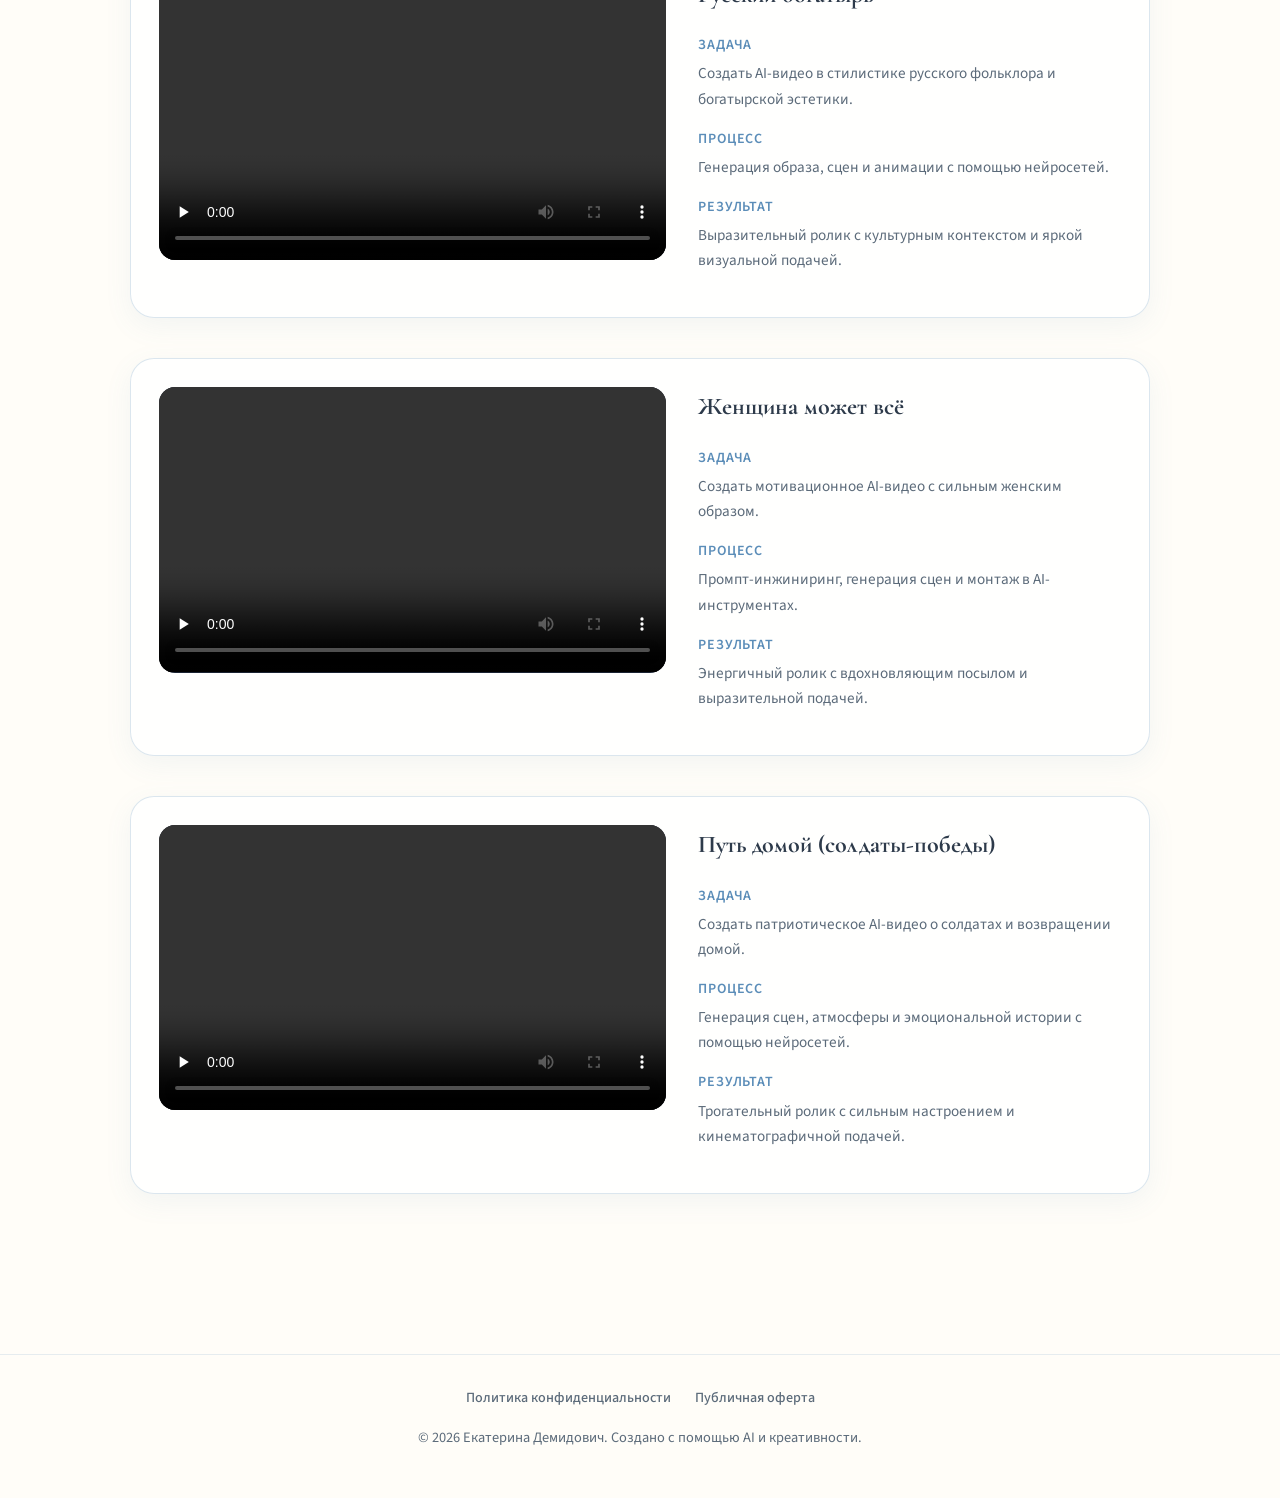
<file: video.html>
﻿<!DOCTYPE html>
<html lang="ru">
<head>
  <meta charset="UTF-8">
  <meta name="viewport" content="width=device-width, initial-scale=1">
  <title>AI-видео — Екатерина Демидович</title>
  <link rel="stylesheet" href="style.css">
  <link rel="preconnect" href="https://fonts.googleapis.com">
  <link rel="preconnect" href="https://fonts.gstatic.com" crossorigin>
  <link href="https://fonts.googleapis.com/css2?family=Cormorant+Garamond:wght@500;600;700&family=Source+Sans+3:wght@300;400;500;600;700&display=swap" rel="stylesheet">
</head>
<body data-page="video">
  <div class="bg-grid" aria-hidden="true"></div>
  <div class="bg-glow bg-glow--1" aria-hidden="true"></div>
  <div class="bg-glow bg-glow--2" aria-hidden="true"></div>
  <div class="bg-glow bg-glow--3" aria-hidden="true"></div>

  <header class="nav">
    <a href="index.html" class="nav__logo">Екатерина Демидович</a>
    <button class="nav__burger" type="button" aria-label="Открыть меню" aria-expanded="false" aria-controls="site-nav">
      <span class="nav__burger-line"></span>
      <span class="nav__burger-line"></span>
      <span class="nav__burger-line"></span>
    </button>
    <nav class="nav__links" id="site-nav">
      <a href="index.html" data-page="home">Главная</a>
      <a href="visuals.html" data-page="visuals">Визуалы</a>
      <a href="video.html" data-page="video">Видео</a>
      <a href="music.html" data-page="music">Музыка</a>
      <a href="marketing.html" data-page="marketing">Маркетинг</a>
      <a href="coding.html" data-page="coding">Код</a>
      <a href="services.html" data-page="services">Услуги</a>
      <a href="contacts.html" data-page="contacts">Контакты</a>
    </nav>
  </header>

  <main>
    <section class="page-hero fade-in">
      <h1 class="page-hero__title">AI-видео</h1>
      <p class="page-hero__text">Видеопроекты и motion-концепции, созданные с помощью нейросетей</p>
    </section>

    <section class="section fade-in">
      <div class="video-list">
        <article class="video-case">
          <div class="video-case__player">
            <video src="media/videos/0305.mp4" controls preload="none"></video>
          </div>
          <div class="video-case__body">
            <h2 class="video-case__title">Спорт-леденцы</h2>
            <dl class="video-case__meta">
              <div><dt>Задача</dt><dd>Создать динамичный AI-ролик с выразительной визуальной подачей.</dd></div>
              <div><dt>Процесс</dt><dd>Промпт-инжиниринг, генерация сцен и сборка в AI-видеоредакторе.</dd></div>
              <div><dt>Результат</dt><dd>Динамичный короткий ролик с яркой визуальной подачей, готовый к публикации в соцсетях.</dd></div>
            </dl>
          </div>
        </article>

        <article class="video-case">
          <div class="video-case__player">
            <video src="media/videos/0126.mp4" controls preload="none"></video>
          </div>
          <div class="video-case__body">
            <h2 class="video-case__title">Мульт-предметы</h2>
            <dl class="video-case__meta">
              <div><dt>Задача</dt><dd>Разработать визуальную историю с кинематографичным настроением.</dd></div>
              <div><dt>Процесс</dt><dd>Подбор референсов, создание промптов и последовательная генерация кадров.</dd></div>
              <div><dt>Результат</dt><dd>Атмосферное AI-видео с цельной визуальной концепцией.</dd></div>
            </dl>
          </div>
        </article>

        <article class="video-case">
          <div class="video-case__player">
            <video src="media/videos/0315.mp4" controls preload="none"></video>
          </div>
          <div class="video-case__body">
            <h2 class="video-case__title">Живительная капля воды</h2>
            <dl class="video-case__meta">
              <div><dt>Задача</dt><dd>Создать AI-видео с акцентом на образ и эмоциональную подачу.</dd></div>
              <div><dt>Процесс</dt><dd>Генерация визуала и анимации с помощью нейросетей, доработка композиции.</dd></div>
              <div><dt>Результат</dt><dd>Завершённый ролик с выразительным образом и мягкой эмоциональной подачей.</dd></div>
            </dl>
          </div>
        </article>

        <article class="video-case">
          <div class="video-case__player">
            <video src="media/videos/bogatyr.mp4" controls preload="none"></video>
          </div>
          <div class="video-case__body">
            <h2 class="video-case__title">Русский богатырь</h2>
            <dl class="video-case__meta">
              <div><dt>Задача</dt><dd>Создать AI-видео в стилистике русского фольклора и богатырской эстетики.</dd></div>
              <div><dt>Процесс</dt><dd>Генерация образа, сцен и анимации с помощью нейросетей.</dd></div>
              <div><dt>Результат</dt><dd>Выразительный ролик с культурным контекстом и яркой визуальной подачей.</dd></div>
            </dl>
          </div>
        </article>

        <article class="video-case">
          <div class="video-case__player">
            <video src="media/videos/woman-can-all.mp4" controls preload="none"></video>
          </div>
          <div class="video-case__body">
            <h2 class="video-case__title">Женщина может всё</h2>
            <dl class="video-case__meta">
              <div><dt>Задача</dt><dd>Создать мотивационное AI-видео с сильным женским образом.</dd></div>
              <div><dt>Процесс</dt><dd>Промпт-инжиниринг, генерация сцен и монтаж в AI-инструментах.</dd></div>
              <div><dt>Результат</dt><dd>Энергичный ролик с вдохновляющим посылом и выразительной подачей.</dd></div>
            </dl>
          </div>
        </article>

        <article class="video-case">
          <div class="video-case__player">
            <video src="media/videos/path-home.mp4" controls preload="none"></video>
          </div>
          <div class="video-case__body">
            <h2 class="video-case__title">Путь домой (солдаты-победы)</h2>
            <dl class="video-case__meta">
              <div><dt>Задача</dt><dd>Создать патриотическое AI-видео о солдатах и возвращении домой.</dd></div>
              <div><dt>Процесс</dt><dd>Генерация сцен, атмосферы и эмоциональной истории с помощью нейросетей.</dd></div>
              <div><dt>Результат</dt><dd>Трогательный ролик с сильным настроением и кинематографичной подачей.</dd></div>
            </dl>
          </div>
        </article>
      </div>
    </section>
  </main>

  <footer class="footer">
    <nav class="footer__legal" aria-label="Юридическая информация">
      <a href="privacy.html">Политика конфиденциальности</a>
      <a href="offer.html">Публичная оферта</a>
    </nav>
    <p>© 2026 Екатерина Демидович. Создано с помощью AI и креативности.</p>
  </footer>

  <script src="script.js"></script>
</body>
</html>
</file>
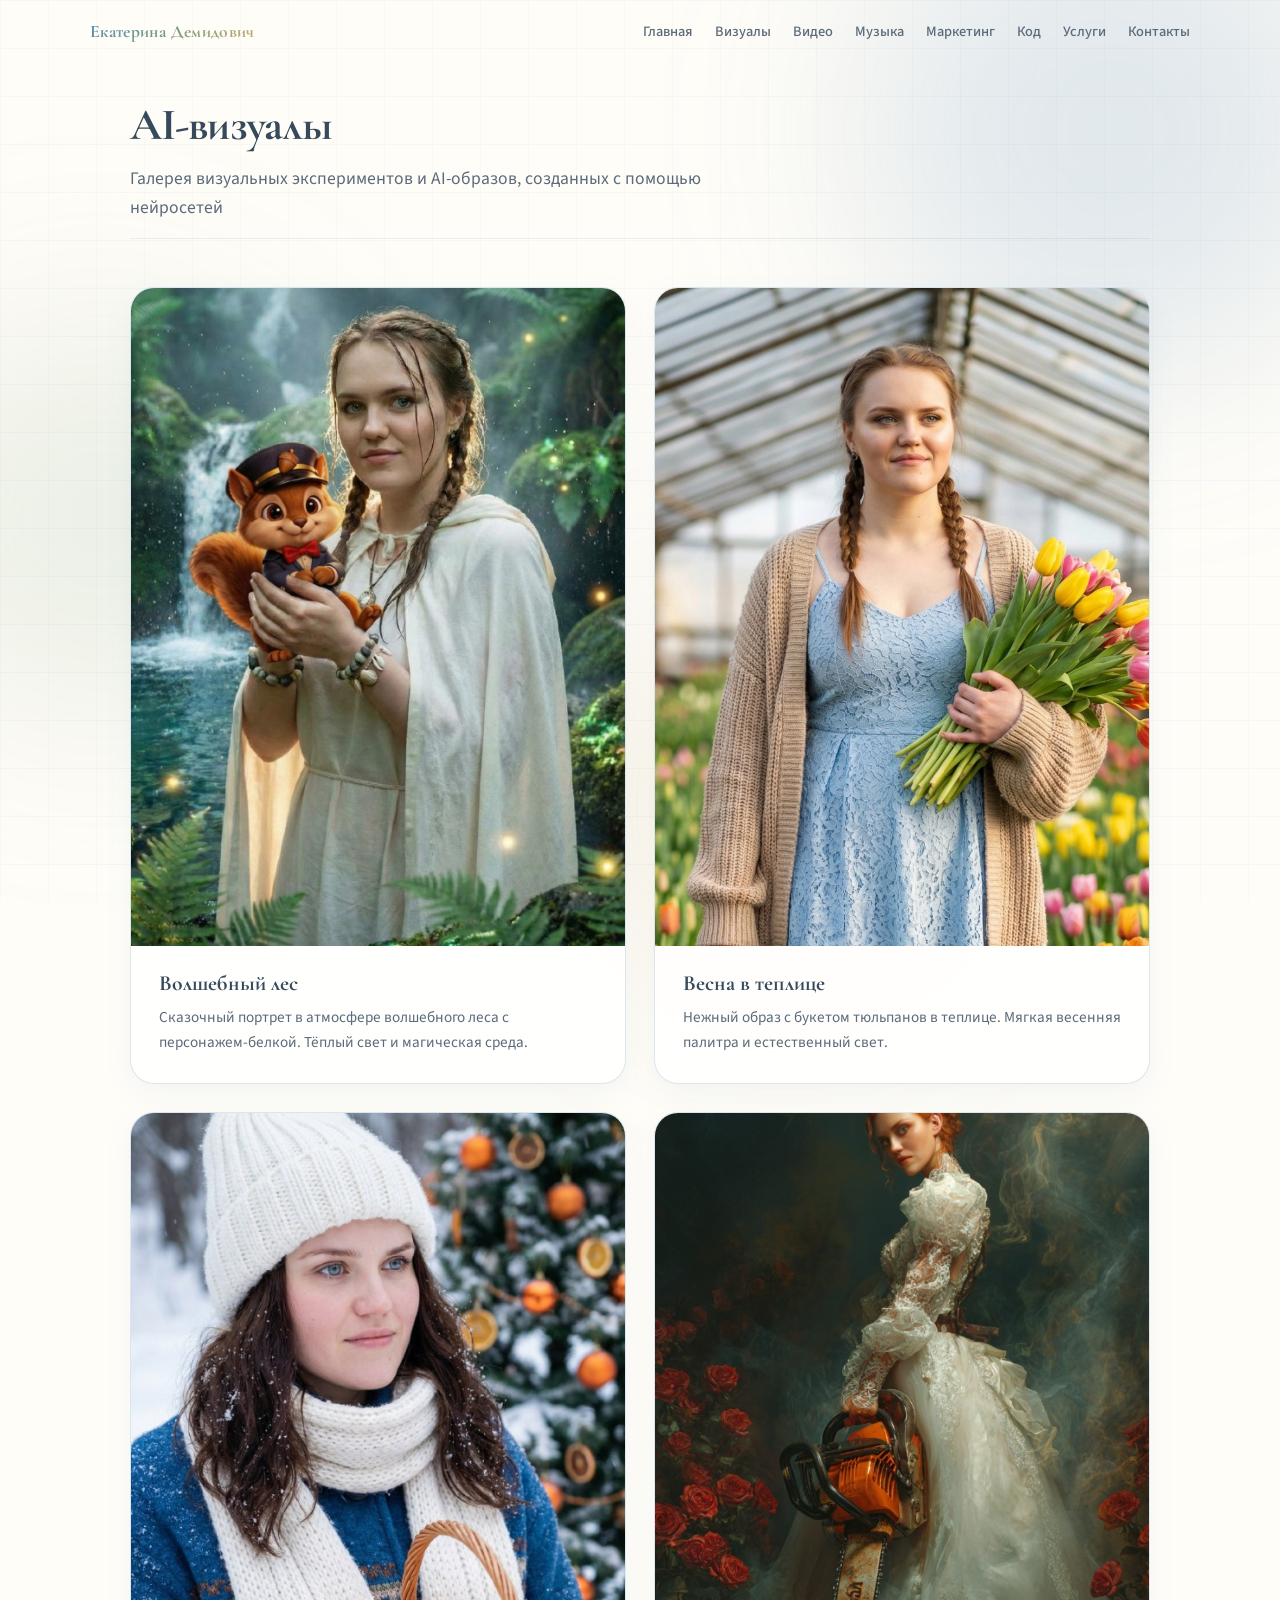
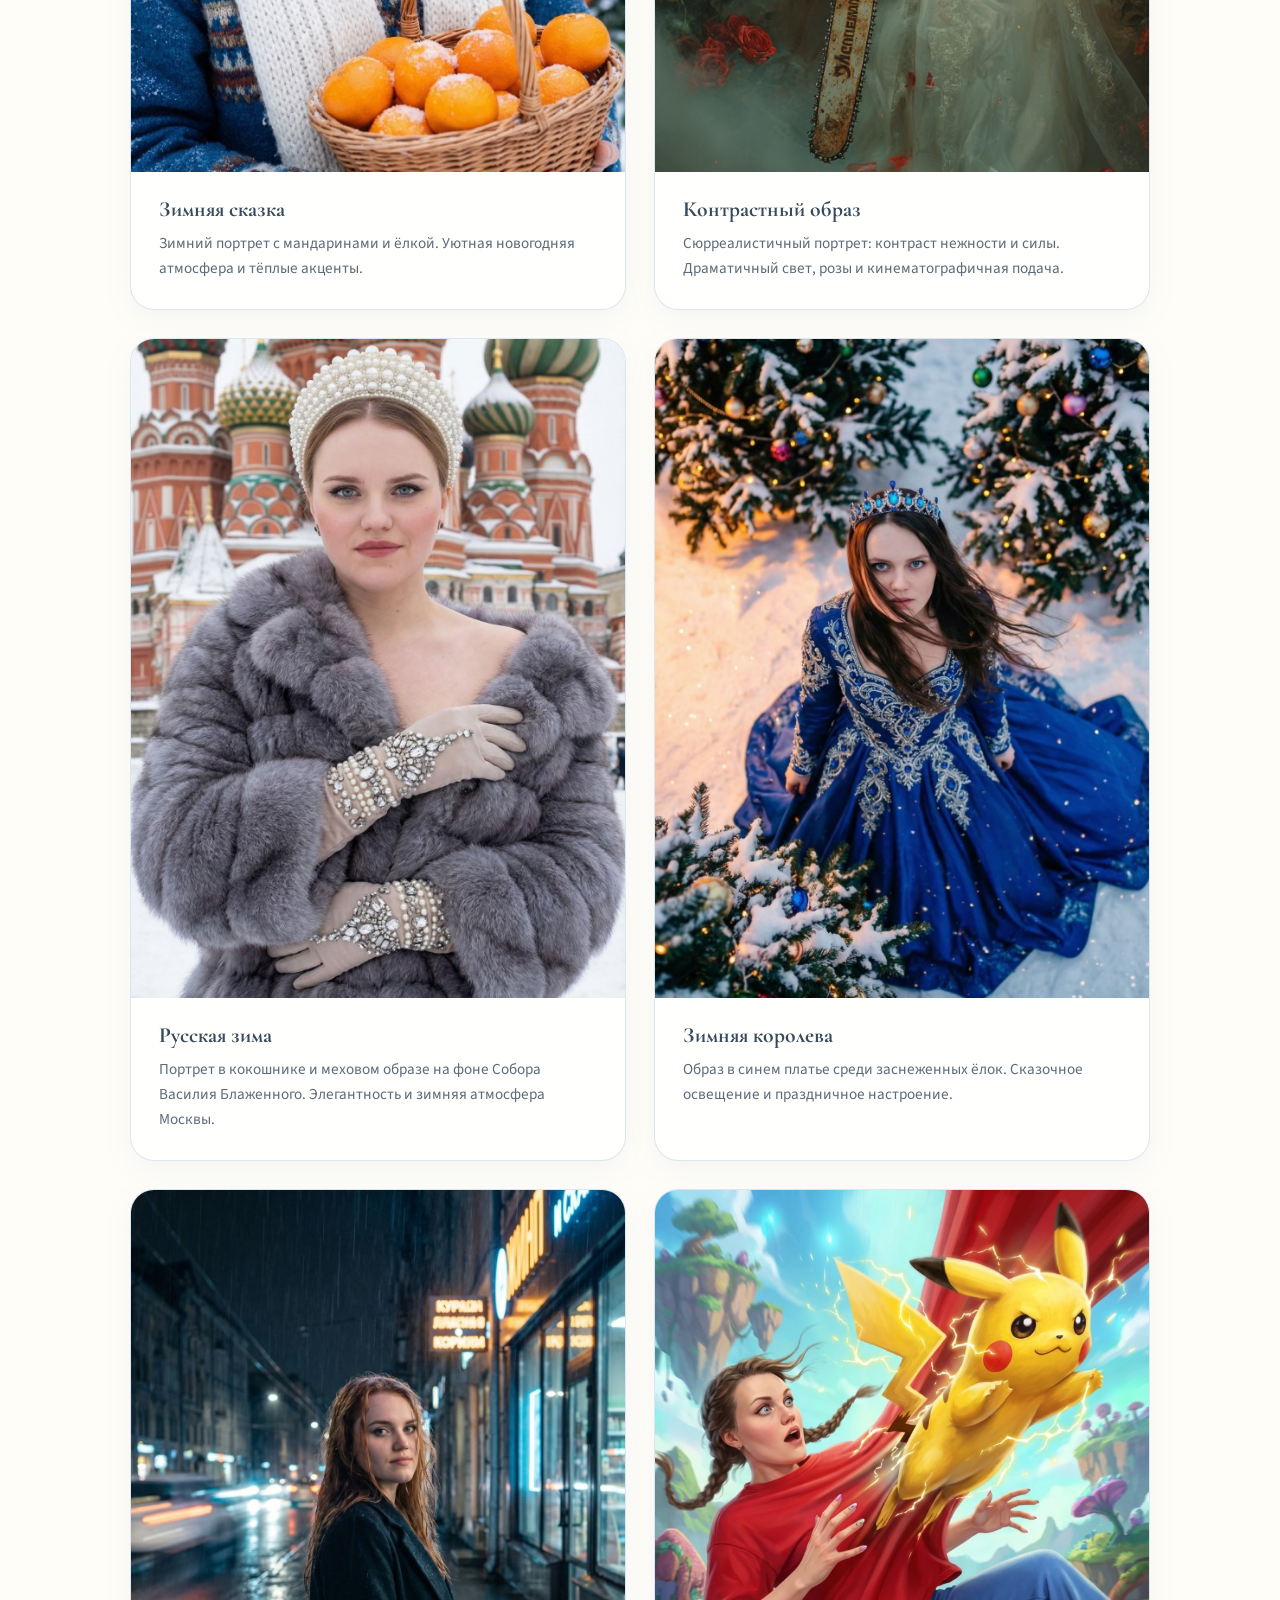
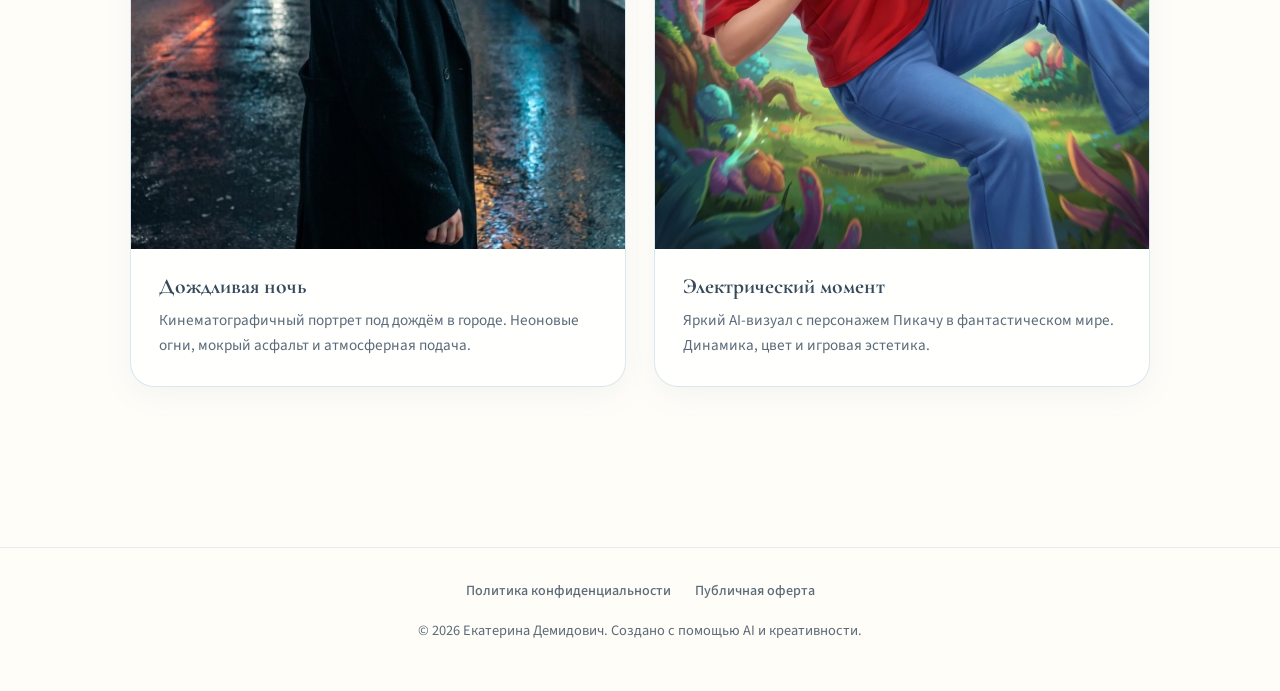
<file: visuals.html>
﻿<!DOCTYPE html>
<html lang="ru">
<head>
  <meta charset="UTF-8">
  <meta name="viewport" content="width=device-width, initial-scale=1">
  <title>AI-визуалы — Екатерина Демидович</title>
  <link rel="stylesheet" href="style.css">
  <link rel="preconnect" href="https://fonts.googleapis.com">
  <link rel="preconnect" href="https://fonts.gstatic.com" crossorigin>
  <link href="https://fonts.googleapis.com/css2?family=Cormorant+Garamond:wght@500;600;700&family=Source+Sans+3:wght@300;400;500;600;700&display=swap" rel="stylesheet">
</head>
<body data-page="visuals">
  <div class="bg-grid" aria-hidden="true"></div>
  <div class="bg-glow bg-glow--1" aria-hidden="true"></div>
  <div class="bg-glow bg-glow--2" aria-hidden="true"></div>
  <div class="bg-glow bg-glow--3" aria-hidden="true"></div>

  <header class="nav">
    <a href="index.html" class="nav__logo">Екатерина Демидович</a>
    <button class="nav__burger" type="button" aria-label="Открыть меню" aria-expanded="false" aria-controls="site-nav">
      <span class="nav__burger-line"></span>
      <span class="nav__burger-line"></span>
      <span class="nav__burger-line"></span>
    </button>
    <nav class="nav__links" id="site-nav">
      <a href="index.html" data-page="home">Главная</a>
      <a href="visuals.html" data-page="visuals">Визуалы</a>
      <a href="video.html" data-page="video">Видео</a>
      <a href="music.html" data-page="music">Музыка</a>
      <a href="marketing.html" data-page="marketing">Маркетинг</a>
      <a href="coding.html" data-page="coding">Код</a>
      <a href="services.html" data-page="services">Услуги</a>
      <a href="contacts.html" data-page="contacts">Контакты</a>
    </nav>
  </header>

  <main>
    <section class="page-hero fade-in">
      <h1 class="page-hero__title">AI-визуалы</h1>
      <p class="page-hero__text">Галерея визуальных экспериментов и AI-образов, созданных с помощью нейросетей</p>
    </section>

    <section class="section fade-in">
      <div class="gallery gallery--works">
        <article class="work-card">
          <figure class="work-card__media">
            <img src="media/images/visual-forest.png" alt="Волшебный лес с белкой" loading="lazy">
          </figure>
          <div class="work-card__body">
            <h2 class="work-card__title">Волшебный лес</h2>
            <p class="work-card__desc">Сказочный портрет в атмосфере волшебного леса с персонажем-белкой. Тёплый свет и магическая среда.</p>
          </div>
        </article>

        <article class="work-card">
          <figure class="work-card__media">
            <img src="media/images/visual-greenhouse.png" alt="Тюльпаны в теплице" loading="lazy">
          </figure>
          <div class="work-card__body">
            <h2 class="work-card__title">Весна в теплице</h2>
            <p class="work-card__desc">Нежный образ с букетом тюльпанов в теплице. Мягкая весенняя палитра и естественный свет.</p>
          </div>
        </article>

        <article class="work-card">
          <figure class="work-card__media">
            <img src="media/images/visual-winter.png" alt="Зимняя сказка" loading="lazy">
          </figure>
          <div class="work-card__body">
            <h2 class="work-card__title">Зимняя сказка</h2>
            <p class="work-card__desc">Зимний портрет с мандаринами и ёлкой. Уютная новогодняя атмосфера и тёплые акценты.</p>
          </div>
        </article>

        <article class="work-card">
          <figure class="work-card__media">
            <img src="media/images/visual-chainsaw.png" alt="Готический портрет" loading="lazy">
          </figure>
          <div class="work-card__body">
            <h2 class="work-card__title">Контрастный образ</h2>
            <p class="work-card__desc">Сюрреалистичный портрет: контраст нежности и силы. Драматичный свет, розы и кинематографичная подача.</p>
          </div>
        </article>

        <article class="work-card">
          <figure class="work-card__media">
            <img src="media/images/visual-basil.png" alt="Зимний образ у Собора Василия Блаженного" loading="lazy">
          </figure>
          <div class="work-card__body">
            <h2 class="work-card__title">Русская зима</h2>
            <p class="work-card__desc">Портрет в кокошнике и меховом образе на фоне Собора Василия Блаженного. Элегантность и зимняя атмосфера Москвы.</p>
          </div>
        </article>

        <article class="work-card">
          <figure class="work-card__media">
            <img src="media/images/visual-royal-winter.png" alt="Королевский зимний образ" loading="lazy">
          </figure>
          <div class="work-card__body">
            <h2 class="work-card__title">Зимняя королева</h2>
            <p class="work-card__desc">Образ в синем платье среди заснеженных ёлок. Сказочное освещение и праздничное настроение.</p>
          </div>
        </article>

        <article class="work-card">
          <figure class="work-card__media">
            <img src="media/images/visual-rain-night.png" alt="Ночной дождливый портрет" loading="lazy">
          </figure>
          <div class="work-card__body">
            <h2 class="work-card__title">Дождливая ночь</h2>
            <p class="work-card__desc">Кинематографичный портрет под дождём в городе. Неоновые огни, мокрый асфальт и атмосферная подача.</p>
          </div>
        </article>

        <article class="work-card">
          <figure class="work-card__media">
            <img src="media/images/visual-pikachu.png" alt="AI-визуал с Пикачу" loading="lazy">
          </figure>
          <div class="work-card__body">
            <h2 class="work-card__title">Электрический момент</h2>
            <p class="work-card__desc">Яркий AI-визуал с персонажем Пикачу в фантастическом мире. Динамика, цвет и игровая эстетика.</p>
          </div>
        </article>
      </div>
    </section>
  </main>

  <footer class="footer">
    <nav class="footer__legal" aria-label="Юридическая информация">
      <a href="privacy.html">Политика конфиденциальности</a>
      <a href="offer.html">Публичная оферта</a>
    </nav>
    <p>© 2026 Екатерина Демидович. Создано с помощью AI и креативности.</p>
  </footer>

  <script src="script.js"></script>
</body>
</html>
</file>
<file: style.css>
/* ===== Variables ===== */
:root {
  --bg-deep: #fffdf8;
  --bg-card: rgba(255, 255, 255, 0.82);
  --bg-card-hover: rgba(255, 255, 255, 0.95);
  --text: #2d3a4a;
  --text-muted: #5c6b7a;
  --heading: #364a5c;
  --accent-blue: #5b8db8;
  --accent-gold: #c9a86c;
  --accent-green: #7a9e7e;
  --accent-orange: #c4856a;
  --accent-cream: #f5efe6;
  --gradient-main: linear-gradient(135deg, #5b8db8 0%, #7a9e7e 50%, #c9a86c 100%);
  --gradient-soft: linear-gradient(135deg, rgba(91, 141, 184, 0.25), rgba(201, 168, 108, 0.2));
  --glow-blue: 0 0 60px rgba(91, 141, 184, 0.28);
  --glow-gold: 0 0 50px rgba(201, 168, 108, 0.25);
  --border: rgba(91, 141, 184, 0.22);
  --radius: 16px;
  --radius-lg: 24px;
  --font-body: "Source Sans 3", system-ui, sans-serif;
  --font-display: "Cormorant Garamond", Georgia, serif;
  --max-width: 1100px;
}

/* ===== Reset & Base ===== */
*,
*::before,
*::after {
  box-sizing: border-box;
  margin: 0;
  padding: 0;
}

html {
  scroll-behavior: smooth;
}

body {
  font-family: var(--font-body);
  font-size: 17px;
  line-height: 1.65;
  color: var(--text);
  background: var(--bg-deep);
  overflow-x: hidden;
}

@media (min-width: 1200px) {
  body {
    min-width: 1200px;
  }
}

a {
  color: inherit;
  text-decoration: none;
}

strong {
  color: var(--text);
  font-weight: 600;
}

.tool-name {
  background: var(--gradient-main);
  -webkit-background-clip: text;
  background-clip: text;
  -webkit-text-fill-color: transparent;
  font-weight: 600;
}

/* ===== Background decor ===== */
.bg-grid {
  position: fixed;
  inset: 0;
  background-image:
    linear-gradient(rgba(91, 141, 184, 0.05) 1px, transparent 1px),
    linear-gradient(90deg, rgba(122, 158, 126, 0.04) 1px, transparent 1px);
  background-size: 48px 48px;
  pointer-events: none;
  z-index: 0;
}

.bg-glow {
  position: fixed;
  border-radius: 50%;
  filter: blur(100px);
  pointer-events: none;
  z-index: 0;
}

.bg-glow--1 {
  width: 500px;
  height: 500px;
  top: -120px;
  right: -80px;
  background: rgba(91, 141, 184, 0.18);
}

.bg-glow--2 {
  width: 400px;
  height: 400px;
  bottom: 20%;
  left: -100px;
  background: rgba(122, 158, 126, 0.15);
}

.bg-glow--3 {
  width: 350px;
  height: 350px;
  bottom: -80px;
  right: 25%;
  background: rgba(201, 168, 108, 0.16);
}

/* ===== Nav ===== */
.nav {
  position: fixed;
  top: 0;
  left: 0;
  right: 0;
  width: min(1100px, calc(100% - 80px));
  margin: 0 auto;
  display: flex;
  align-items: center;
  justify-content: space-between;
  padding: 20px 0;
  z-index: 300;
  transition: transform 0.35s cubic-bezier(0.4, 0, 0.2, 1);
}

.nav::before {
  content: "";
  position: absolute;
  top: 0;
  bottom: 0;
  left: 50%;
  transform: translateX(-50%);
  width: 100vw;
  background: rgba(255, 253, 248, 0.94);
  backdrop-filter: blur(14px);
  -webkit-backdrop-filter: blur(14px);
  border-bottom: 1px solid rgba(91, 141, 184, 0.1);
  box-shadow: 0 4px 24px rgba(91, 141, 184, 0.07);
  opacity: 0;
  pointer-events: none;
  transition: opacity 0.3s ease, box-shadow 0.3s ease;
  z-index: -1;
}

.nav--elevated::before {
  opacity: 1;
}

.nav--hidden {
  transform: translateY(calc(-100% - 4px));
}

body.nav-open .nav {
  transform: translateY(0);
}

body.nav-open .nav::before {
  opacity: 1;
}

.nav__logo {
  font-family: var(--font-display);
  font-weight: 700;
  font-size: 1.1rem;
  line-height: 1.25;
  max-width: min(240px, 46vw);
  background: var(--gradient-main);
  -webkit-background-clip: text;
  background-clip: text;
  -webkit-text-fill-color: transparent;
  letter-spacing: 0.02em;
}

.nav__links {
  display: flex;
  flex-wrap: wrap;
  justify-content: flex-end;
  gap: 22px;
}

.nav__links a {
  font-size: 0.9rem;
  font-weight: 500;
  color: var(--text-muted);
  transition: color 0.25s ease, text-shadow 0.25s ease;
}

.nav__links a:hover,
.nav__link--active {
  color: var(--accent-blue);
  text-shadow: none;
}

.nav__link--active {
  font-weight: 600;
}

.nav__burger {
  display: none;
}

body.nav-open {
  overflow: hidden;
}

/* ===== Layout ===== */
main {
  position: relative;
  z-index: 1;
  max-width: var(--max-width);
  margin: 0 auto;
  padding: 100px 40px 60px;
}

.section {
  margin-bottom: 100px;
}

.section__header {
  position: relative;
  display: flex;
  align-items: baseline;
  gap: 20px;
  margin-bottom: 20px;
  padding-bottom: 14px;
}

.section__header::after {
  content: "";
  position: absolute;
  left: 0;
  bottom: 0;
  width: 56px;
  height: 3px;
  background: var(--gradient-main);
  border-radius: 2px;
}

.section__label {
  font-family: var(--font-display);
  font-size: 0.95rem;
  font-weight: 700;
  color: var(--accent-gold);
  opacity: 0.9;
}

.section__title {
  font-family: var(--font-display);
  font-size: 2rem;
  font-weight: 700;
  color: var(--heading);
  letter-spacing: -0.01em;
  line-height: 1.2;
}

/* ===== Hero ===== */
.hero {
  display: grid;
  grid-template-columns: minmax(360px, 42%) 1fr;
  gap: 56px;
  align-items: center;
  min-height: 85vh;
  padding-top: 40px;
  padding-bottom: 60px;
}

.hero--cover {
  position: relative;
  isolation: isolate;
  display: grid;
  grid-template-columns: 1fr minmax(400px, 46%);
  align-items: center;
  gap: 0;
  width: calc(100% + 80px);
  margin-left: -40px;
  margin-right: -40px;
  min-height: min(88vh, 820px);
  padding: 56px 56px 56px 0;
  overflow: hidden;
  border-radius: var(--radius-lg);
}

.hero__backdrop {
  position: absolute;
  inset: 0;
  z-index: 0;
}

.hero__backdrop-img {
  display: block;
  width: 100%;
  height: 100%;
  object-fit: cover;
  object-position: left center;
  filter: contrast(1.06) saturate(1.08);
}

.hero__backdrop-overlay {
  position: absolute;
  inset: 0;
  background: linear-gradient(
    102deg,
    transparent 0%,
    transparent 38%,
    rgba(255, 253, 248, 0.22) 46%,
    rgba(255, 253, 248, 0.72) 54%,
    rgba(255, 253, 248, 0.94) 62%,
    rgba(255, 253, 248, 0.98) 72%
  );
}

.hero--cover .hero__content {
  position: relative;
  z-index: 1;
  grid-column: 2;
  max-width: 560px;
  justify-self: start;
  padding-left: 12px;
  text-align: center;
}

.hero--cover .hero__title {
  text-align: center;
}

.hero--cover .hero__text,
.hero--cover .hero__projects-intro {
  margin-left: auto;
  margin-right: auto;
}

.hero--cover .hero__portal {
  margin-left: auto;
  margin-right: auto;
}

.hero--cover + .section {
  margin-top: 48px;
}

.hero__mobile-portrait {
  display: none;
  margin: 0;
}

.hero__visual {
  display: flex;
  justify-content: flex-start;
  align-items: center;
}

.hero__badge {
  display: inline-flex;
  align-items: center;
  gap: 10px;
  padding: 8px 18px;
  margin-bottom: 24px;
  font-size: 0.8rem;
  font-weight: 500;
  letter-spacing: 0.12em;
  text-transform: uppercase;
  color: var(--accent-blue);
  background: rgba(91, 141, 184, 0.1);
  border: 1px solid rgba(91, 141, 184, 0.28);
  border-radius: 100px;
}

.hero__badge-dot {
  width: 8px;
  height: 8px;
  border-radius: 50%;
  background: var(--accent-gold);
  box-shadow: 0 0 10px rgba(201, 168, 108, 0.6);
  animation: pulse 2s ease-in-out infinite;
}

@keyframes pulse {
  0%, 100% { opacity: 1; transform: scale(1); }
  50% { opacity: 0.6; transform: scale(0.9); }
}

.hero__title {
  font-family: var(--font-display);
  font-size: 3.6rem;
  font-weight: 700;
  line-height: 1.05;
  margin-bottom: 12px;
  text-align: left;
  background: linear-gradient(120deg, #2d3a4a 0%, #5b8db8 45%, #7a9e7e 100%);
  -webkit-background-clip: text;
  background-clip: text;
  -webkit-text-fill-color: transparent;
}

.hero__subtitle {
  font-size: 1.15rem;
  color: var(--text-muted);
  margin-bottom: 28px;
}

.hero__text {
  font-size: 1.05rem;
  color: var(--text-muted);
  max-width: 520px;
  margin-bottom: 36px;
}

.hero__actions,
.hero__portal {
  display: grid;
  grid-template-columns: repeat(6, 1fr);
  gap: 12px;
  max-width: 540px;
}

.hero__portal .btn--portal:nth-child(1) { grid-column: 1 / 3; }
.hero__portal .btn--portal:nth-child(2) { grid-column: 3 / 5; }
.hero__portal .btn--portal:nth-child(3) { grid-column: 5 / 7; }
.hero__portal .btn--portal:nth-child(4) { grid-column: 2 / 4; }
.hero__portal .btn--portal:nth-child(5) { grid-column: 4 / 6; }

.hero__projects-title {
  margin-bottom: 10px;
}

.hero__projects-intro {
  margin-bottom: 20px;
  font-size: 0.98rem;
  color: var(--text-muted);
  line-height: 1.6;
  max-width: 480px;
}

.hero__works-title {
  margin-bottom: 16px;
}

.btn--portal {
  padding: 12px 22px;
  font-size: 0.9rem;
  background: var(--bg-card);
  color: var(--text);
  border: 1px solid var(--border);
  box-shadow: 0 4px 16px rgba(91, 141, 184, 0.08);
}

.btn--portal:hover {
  transform: translateY(-3px);
  border-color: var(--accent-blue);
  background: rgba(91, 141, 184, 0.08);
  box-shadow: var(--glow-blue);
}

.btn--portal-outline {
  background: transparent;
}

.btn--portal-outline:hover {
  border-color: var(--accent-gold);
  background: rgba(201, 168, 108, 0.1);
  box-shadow: var(--glow-gold);
}

.btn--cta {
  margin-top: 32px;
}

/* ===== Buttons ===== */
.btn {
  display: inline-flex;
  align-items: center;
  justify-content: center;
  text-align: center;
  line-height: 1.35;
  padding: 14px 28px;
  font-family: var(--font-body);
  font-size: 0.95rem;
  font-weight: 600;
  border-radius: 100px;
  border: none;
  cursor: pointer;
  appearance: none;
  -webkit-appearance: none;
  transition: transform 0.25s ease, box-shadow 0.25s ease, background 0.25s ease;
}

button.btn {
  font-family: var(--font-body);
}

.btn--primary {
  background: var(--gradient-main);
  color: #fff;
  box-shadow: var(--glow-blue);
}

.btn--primary:hover {
  transform: translateY(-3px);
  box-shadow: 0 8px 32px rgba(91, 141, 184, 0.35);
}

.btn--lines {
  flex-direction: column;
  gap: 2px;
  line-height: 1.3;
}

@media (min-width: 640px) {
  .btn--lines {
    flex-direction: row;
    gap: 0.35em;
    line-height: 1.35;
  }
}

.btn--outline {
  background: transparent;
  color: var(--text);
  border: 1px solid var(--border);
}

.btn--outline:hover {
  border-color: var(--accent-gold);
  background: rgba(201, 168, 108, 0.12);
  transform: translateY(-3px);
  box-shadow: var(--glow-gold);
}

.btn--soon {
  padding: 10px 22px;
  font-size: 0.85rem;
  background: rgba(91, 141, 184, 0.1);
  color: var(--text-muted);
  border: 1px solid var(--border);
  cursor: not-allowed;
  opacity: 0.85;
}

/* ===== Hero photo (legacy pages) ===== */
.hero-photo {
  position: relative;
  width: 100%;
  max-width: 420px;
  aspect-ratio: 4 / 5;
}

.hero-photo__img {
  display: block;
  width: 100%;
  height: 100%;
  object-fit: cover;
  object-position: 58% 15%;
  border-radius: 28px;
  box-shadow:
    0 24px 56px rgba(91, 141, 184, 0.2),
    0 10px 28px rgba(45, 58, 74, 0.08);
  animation: hero-float 5s ease-in-out infinite;
}

/* ===== About card ===== */
.card {
  position: relative;
  padding: 40px 44px;
  background: var(--bg-card);
  border: 1px solid var(--border);
  border-radius: var(--radius-lg);
  backdrop-filter: blur(12px);
  box-shadow: 0 8px 32px rgba(91, 141, 184, 0.08);
  transition: border-color 0.3s ease, box-shadow 0.3s ease;
}

.card:hover {
  border-color: rgba(91, 141, 184, 0.4);
  box-shadow: var(--glow-blue);
}

.card--about p {
  margin-bottom: 20px;
  color: var(--text-muted);
  overflow-wrap: break-word;
}

.card--about p:last-child {
  margin-bottom: 0;
}

.about-facts {
  display: grid;
  grid-template-columns: repeat(3, 1fr);
  gap: 20px 24px;
  margin-top: 28px;
  padding-top: 24px;
  border-top: 1px solid var(--border);
  list-style: none;
}

.about-facts__item {
  display: flex;
  align-items: flex-start;
  gap: 10px;
}

.about-facts__icon {
  flex-shrink: 0;
  font-size: 1.35rem;
  line-height: 1.4;
}

.about-facts__text {
  font-size: 0.95rem;
  line-height: 1.55;
  color: var(--text);
  font-weight: 500;
}

.card__accent {
  position: absolute;
  top: 0;
  left: 44px;
  right: 44px;
  height: 3px;
  background: var(--gradient-main);
  border-radius: 0 0 4px 4px;
}

/* ===== Skills ===== */
.skills-grid {
  display: flex;
  flex-wrap: wrap;
  gap: 14px;
}

.skill-tag {
  padding: 12px 22px;
  font-size: 0.95rem;
  font-weight: 500;
  color: var(--text);
  background: var(--bg-card);
  border: 1px solid var(--border);
  border-radius: 100px;
  transition: transform 0.25s ease, background 0.25s ease, border-color 0.25s ease, box-shadow 0.25s ease;
}

.skill-tag:hover {
  transform: translateY(-4px);
  background: var(--bg-card-hover);
  border-color: rgba(201, 168, 108, 0.45);
  box-shadow: 0 8px 24px rgba(91, 141, 184, 0.15);
}

.skill-tag--en {
  background: linear-gradient(135deg, rgba(91, 141, 184, 0.12), rgba(122, 158, 126, 0.12));
}

/* ===== Directions ===== */
.directions-grid {
  display: grid;
  grid-template-columns: repeat(4, 1fr);
  gap: 24px;
}

.direction-card {
  padding: 32px 28px;
  background: var(--bg-card);
  border: 1px solid var(--border);
  border-radius: var(--radius);
  backdrop-filter: blur(10px);
  box-shadow: 0 6px 24px rgba(91, 141, 184, 0.06);
  transition: transform 0.3s ease, box-shadow 0.3s ease, border-color 0.3s ease;
}

.direction-card:hover {
  transform: translateY(-8px);
  border-color: rgba(91, 141, 184, 0.4);
  box-shadow: 0 16px 48px rgba(91, 141, 184, 0.12);
}

.direction-card__icon {
  font-size: 1.8rem;
  margin-bottom: 16px;
  background: var(--gradient-main);
  -webkit-background-clip: text;
  background-clip: text;
  -webkit-text-fill-color: transparent;
}

.direction-card h3 {
  font-family: var(--font-display);
  font-size: 1.25rem;
  margin-bottom: 10px;
}

.direction-card p {
  font-size: 0.92rem;
  color: var(--text-muted);
}

/* ===== Projects tabs & gallery ===== */
.projects-tabs {
  display: flex;
  gap: 12px;
  margin-bottom: 28px;
}

.projects-tab {
  display: inline-flex;
  align-items: center;
  justify-content: center;
  text-align: center;
  padding: 12px 24px;
  font-family: var(--font-body);
  font-size: 0.95rem;
  font-weight: 600;
  color: var(--text-muted);
  background: var(--bg-card);
  border: 1px solid var(--border);
  border-radius: 100px;
  cursor: pointer;
  appearance: none;
  -webkit-appearance: none;
  transition: color 0.25s ease, background 0.25s ease, border-color 0.25s ease, box-shadow 0.25s ease;
}

.projects-tab:hover {
  color: var(--text);
  border-color: rgba(91, 141, 184, 0.35);
}

.projects-tab--active {
  color: #fff;
  background: var(--gradient-main);
  border-color: transparent;
  box-shadow: var(--glow-blue);
}

.projects-panel {
  display: none;
}

.projects-panel--active {
  display: block;
}

.projects-panel__desc {
  color: var(--text-muted);
  margin-bottom: 28px;
  max-width: 640px;
}

.gallery {
  display: grid;
  gap: 20px;
}

.gallery--visuals {
  grid-template-columns: repeat(3, 1fr);
}

.gallery--video {
  grid-template-columns: repeat(2, 1fr);
}

.gallery__item {
  margin: 0;
  border-radius: var(--radius);
  overflow: hidden;
  background: var(--bg-card);
  border: 1px solid var(--border);
  box-shadow: 0 8px 28px rgba(91, 141, 184, 0.08);
  transition: transform 0.3s ease, box-shadow 0.3s ease;
}

.gallery__item:hover {
  transform: translateY(-4px);
  box-shadow: 0 16px 40px rgba(91, 141, 184, 0.14);
}

.gallery__item img,
.gallery__item video {
  display: block;
  width: 100%;
  height: 100%;
  object-fit: cover;
  aspect-ratio: 3 / 4;
  background: var(--accent-cream);
}

.gallery__item--video video {
  aspect-ratio: 16 / 9;
}

.gallery__item figcaption {
  padding: 12px 16px;
  font-size: 0.88rem;
  color: var(--text-muted);
  text-align: center;
}

.gallery--visuals .gallery__item:last-child {
  grid-column: span 3;
}

.gallery--visuals .gallery__item:last-child video {
  aspect-ratio: 16 / 9;
  max-height: 420px;
  object-fit: contain;
  background: #1a2332;
}

/* ===== Music player ===== */
.music-player {
  display: flex;
  align-items: center;
  gap: 24px;
  padding: 28px 32px;
  background: var(--bg-card);
  border: 1px solid var(--border);
  border-radius: var(--radius-lg);
  box-shadow: 0 8px 28px rgba(91, 141, 184, 0.08);
}

.music-player--featured {
  margin-top: 24px;
}

.music-player__cover {
  flex-shrink: 0;
  width: 80px;
  height: 80px;
  display: flex;
  align-items: center;
  justify-content: center;
  font-size: 2rem;
  color: #fff;
  background: var(--gradient-main);
  border-radius: 50%;
  box-shadow: var(--glow-gold);
}

.music-player__info {
  flex: 1;
  min-width: 0;
}

.music-player__title {
  font-family: var(--font-display);
  font-size: 1.35rem;
  margin-bottom: 4px;
}

.music-player__meta {
  font-size: 0.88rem;
  color: var(--text-muted);
  margin-bottom: 14px;
}

.music-player__audio {
  width: 100%;
  height: 40px;
}

.music-list {
  display: flex;
  flex-direction: column;
  gap: 20px;
}

.card--music p {
  color: var(--text-muted);
}

/* ===== Contact ===== */
.contact-block {
  text-align: center;
  padding: 48px 48px;
  background: var(--bg-card);
  border: 1px solid var(--border);
  border-radius: var(--radius-lg);
  position: relative;
  overflow: hidden;
}

.contact-block--compact {
  padding: 40px 32px;
}

.contact-block::before {
  content: "";
  position: absolute;
  top: 0;
  left: 0;
  right: 0;
  height: 100%;
  background: radial-gradient(ellipse at 50% 0%, rgba(91, 141, 184, 0.12), transparent 60%);
  pointer-events: none;
}

.contact-block__text {
  font-size: 1.2rem;
  color: var(--text);
  max-width: 560px;
  margin: 0 auto 36px;
  position: relative;
}

.contact-links {
  display: flex;
  justify-content: center;
  gap: 20px;
  position: relative;
}

.contact-link {
  display: flex;
  align-items: center;
  gap: 14px;
  padding: 18px 28px;
  font-weight: 600;
  background: rgba(91, 141, 184, 0.08);
  border: 1px solid var(--border);
  border-radius: var(--radius);
  transition: transform 0.25s ease, background 0.25s ease, border-color 0.25s ease, box-shadow 0.25s ease;
}

.contact-link span {
  display: flex;
  flex-direction: column;
  align-items: flex-start;
  gap: 2px;
}

.contact-link__label {
  font-size: 0.82rem;
  font-weight: 500;
  color: var(--text-muted);
}

.contact-link__value {
  font-size: 0.95rem;
  color: var(--text);
}

.contact-link:hover {
  transform: scale(1.05);
  background: rgba(201, 168, 108, 0.15);
  border-color: var(--accent-gold);
  box-shadow: var(--glow-gold);
}

.contact-link__icon {
  font-size: 1.1rem;
  opacity: 0.9;
}

/* ===== Footer ===== */
.footer {
  position: relative;
  z-index: 1;
  text-align: center;
  padding: 32px 40px 48px;
  border-top: 1px solid rgba(91, 141, 184, 0.15);
}

.footer p {
  font-size: 0.9rem;
  color: var(--text-muted);
}

.footer__legal {
  display: flex;
  flex-wrap: wrap;
  justify-content: center;
  gap: 10px 24px;
  margin-bottom: 16px;
}

.footer__legal a {
  font-size: 0.88rem;
  font-weight: 500;
  color: var(--text-muted);
  transition: color 0.25s ease;
}

.footer__legal a:hover,
.footer__legal a[aria-current="page"] {
  color: var(--accent-blue);
}

.legal-doc {
  padding: 40px 44px;
  background: var(--bg-card);
  border: 1px solid var(--border);
  border-radius: var(--radius-lg);
  box-shadow: 0 8px 32px rgba(91, 141, 184, 0.08);
}

.legal-doc__lead {
  margin-bottom: 28px;
  font-size: 1.05rem;
  color: var(--text);
  line-height: 1.7;
}

.legal-doc h2 {
  font-family: var(--font-display);
  font-size: 1.35rem;
  color: var(--heading);
  margin: 32px 0 14px;
  line-height: 1.25;
}

.legal-doc h2:first-of-type {
  margin-top: 0;
}

.legal-doc p,
.legal-doc li {
  color: var(--text-muted);
  line-height: 1.7;
  margin-bottom: 12px;
}

.legal-doc ul {
  padding-left: 22px;
  margin-bottom: 16px;
}

.legal-doc li {
  margin-bottom: 8px;
}

.legal-doc a {
  color: var(--accent-blue);
  text-decoration: underline;
  text-underline-offset: 3px;
}

.legal-doc a:hover {
  color: var(--heading);
}

.legal-doc__updated {
  margin-top: 28px;
  padding-top: 20px;
  border-top: 1px solid var(--border);
  font-size: 0.92rem;
  color: var(--text-muted);
}

.legal-note {
  margin-top: 20px;
  font-size: 0.9rem;
  color: var(--text-muted);
  line-height: 1.6;
  text-align: center;
}

.legal-note a {
  color: var(--accent-blue);
  text-decoration: underline;
  text-underline-offset: 3px;
}

.legal-note--services-top {
  margin: 16px 0 0;
  text-align: left;
}

/* ===== Privacy notice (coding & legal) ===== */
.privacy-notice {
  margin-top: 32px;
  padding: 32px 36px;
}

.privacy-notice--top {
  margin-top: 0;
  margin-bottom: 32px;
}

.privacy-notice__title {
  font-family: var(--font-display);
  font-size: 1.45rem;
  color: var(--heading);
  margin-bottom: 16px;
}

.privacy-notice p {
  color: var(--text-muted);
  margin-bottom: 14px;
  line-height: 1.65;
}

.privacy-notice p:last-of-type {
  margin-bottom: 20px;
}

.privacy-notice a {
  color: var(--accent-blue);
  text-decoration: underline;
  text-underline-offset: 3px;
}

.privacy-notice__btn {
  margin-top: 4px;
}

.privacy-notice__done {
  margin-top: 16px;
  font-size: 0.95rem;
  font-weight: 600;
  color: var(--accent-green);
}

.privacy-notice--acknowledged .privacy-notice__btn {
  display: none;
}

.legal-doc__ack {
  display: flex;
  flex-direction: column;
  align-items: flex-start;
  gap: 12px;
  margin-top: 28px;
  padding-top: 24px;
  border-top: 1px solid var(--border);
}

/* ===== Animations ===== */
@keyframes fade-up {
  from {
    opacity: 0;
    transform: translateY(20px);
  }
  to {
    opacity: 1;
    transform: translateY(0);
  }
}

.fade-in {
  animation: fade-up 0.7s ease both;
}

.reveal-on-scroll {
  opacity: 0;
  transform: translateY(28px);
  transition: opacity 0.7s ease, transform 0.7s ease;
}

.reveal-on-scroll.is-visible {
  opacity: 1;
  transform: translateY(0);
}

.reveal-stagger {
  opacity: 0;
  transform: translateY(40px) scale(0.97);
  transition:
    opacity 0.55s ease,
    transform 0.9s cubic-bezier(0.34, 1.45, 0.64, 1),
    box-shadow 0.3s ease,
    border-color 0.3s ease;
  transition-delay: calc(var(--stagger, 0) * 0.1s + 0.05s);
}

.reveal-on-scroll.is-visible .reveal-stagger,
.reveal-stagger.is-visible,
.service-offer:target,
.reveal-stagger:target {
  opacity: 1;
  transform: translateY(0) scale(1);
}

.service-offer:target,
.reveal-stagger:target {
  transition-delay: 0s !important;
}

@media (prefers-reduced-motion: reduce) {
  .fade-in,
  .reveal-on-scroll,
  .reveal-stagger,
  .testimonial-card,
  .hero-photo__img {
    animation: none !important;
    transition: none !important;
    opacity: 1 !important;
    transform: none !important;
  }

  .nav {
    transition: none !important;
  }

  .nav--hidden {
    transform: none !important;
  }
}

/* ===== Testimonials carousel ===== */
.testimonials-carousel {
  position: relative;
  width: 100%;
  padding-bottom: 20px;
}

.testimonials-carousel__stage {
  position: relative;
  width: 100%;
  height: 420px;
  margin: 0 auto;
  overflow: hidden;
}

.testimonial-card {
  position: absolute;
  left: 50%;
  top: 50%;
  display: flex;
  flex-direction: column;
  padding: 32px 28px 56px;
  background: var(--bg-card);
  border: 1px solid var(--border);
  border-radius: var(--radius-lg);
  box-shadow: 0 8px 28px rgba(91, 141, 184, 0.08);
  cursor: pointer;
  transition:
    transform 0.55s cubic-bezier(0.34, 1.2, 0.64, 1),
    opacity 0.45s ease,
    box-shadow 0.45s ease,
    border-color 0.45s ease,
    background 0.45s ease;
  will-change: transform;
}

.testimonial-card--center {
  z-index: 10;
  border-color: rgba(91, 141, 184, 0.5);
  box-shadow:
    0 20px 50px rgba(91, 141, 184, 0.18),
    0 8px 0 rgba(201, 168, 108, 0.35);
  background: linear-gradient(145deg, rgba(255, 255, 255, 0.98), rgba(245, 239, 230, 0.95));
}

.testimonial-card__avatar {
  display: flex;
  align-items: center;
  justify-content: center;
  width: 52px;
  height: 52px;
  margin-bottom: 18px;
  font-size: 1.5rem;
  background: linear-gradient(135deg, rgba(91, 141, 184, 0.15), rgba(201, 168, 108, 0.2));
  border: 1px solid var(--border);
  border-radius: 14px;
  box-shadow: 3px 3px 0 rgba(91, 141, 184, 0.12);
}

.testimonial-card__text {
  flex: 1;
  margin: 0;
  color: var(--text-muted);
  font-style: italic;
  font-size: 0.98rem;
  line-height: 1.7;
  overflow-wrap: break-word;
}

.testimonial-card--center .testimonial-card__text {
  color: var(--text);
  font-size: 1.02rem;
}

.testimonial-card__tag {
  position: absolute;
  left: 28px;
  right: 28px;
  bottom: 24px;
  margin: 0;
  font-size: 0.9rem;
  font-weight: 600;
  font-style: normal;
  color: var(--accent-blue);
}

.testimonial-card--center .testimonial-card__tag {
  color: var(--heading);
}

.testimonials-carousel__nav {
  display: flex;
  justify-content: center;
  gap: 12px;
  margin-top: 8px;
}

.testimonials-carousel__btn {
  display: flex;
  align-items: center;
  justify-content: center;
  text-align: center;
  width: 52px;
  height: 52px;
  padding: 0;
  border: 1px solid var(--border);
  border-radius: 14px;
  background: var(--bg-card);
  color: var(--heading);
  cursor: pointer;
  appearance: none;
  -webkit-appearance: none;
  transition: transform 0.25s ease, background 0.25s ease, border-color 0.25s ease, box-shadow 0.25s ease;
}

.testimonials-carousel__btn:hover {
  transform: translateY(-2px);
  border-color: rgba(91, 141, 184, 0.45);
  background: rgba(91, 141, 184, 0.08);
  box-shadow: var(--glow-blue);
}

.testimonials-carousel__btn:active {
  transform: translateY(0);
}

@keyframes hero-float {
  0%, 100% { transform: translateY(0); }
  50% { transform: translateY(-8px); }
}

.btn--portal {
  transition: transform 0.25s ease, background 0.25s ease, border-color 0.25s ease, box-shadow 0.25s ease;
}

.service-card,
.card,
.stat-card {
  transition: transform 0.35s ease, box-shadow 0.35s ease, border-color 0.35s ease;
}

/* ===== Page hero ===== */
.page-hero {
  margin-bottom: 48px;
  padding-bottom: 16px;
  border-bottom: 1px solid rgba(91, 141, 184, 0.12);
}

.page-hero__title {
  font-family: var(--font-display);
  font-size: 2.8rem;
  font-weight: 700;
  margin-bottom: 12px;
  color: var(--heading);
  letter-spacing: -0.02em;
  line-height: 1.15;
}

.page-hero__text {
  font-size: 1.1rem;
  color: var(--text-muted);
  max-width: 640px;
  line-height: 1.65;
}

/* ===== Stats ===== */
.stats-grid {
  display: grid;
  grid-template-columns: repeat(4, 1fr);
  gap: 20px;
}

.stats-grid--5 {
  grid-template-columns: repeat(5, 1fr);
}

.stat-card {
  padding: 32px 24px;
  text-align: center;
  background: var(--bg-card);
  border: 1px solid var(--border);
  border-radius: var(--radius-lg);
  box-shadow: 0 8px 28px rgba(91, 141, 184, 0.08);
  transition: transform 0.3s ease, box-shadow 0.3s ease;
}

.stat-card:hover {
  transform: translateY(-4px);
  box-shadow: 0 16px 40px rgba(91, 141, 184, 0.12);
}

.stat-card__value {
  display: block;
  font-family: var(--font-display);
  font-size: 2.2rem;
  font-weight: 700;
  color: var(--accent-blue);
  margin-bottom: 8px;
}

.stat-card__label {
  font-size: 0.92rem;
  color: var(--text-muted);
  line-height: 1.4;
}

/* ===== Work gallery ===== */
.gallery--works {
  display: grid;
  grid-template-columns: repeat(2, 1fr);
  gap: 28px;
}

.work-card {
  background: var(--bg-card);
  border: 1px solid var(--border);
  border-radius: var(--radius-lg);
  overflow: hidden;
  box-shadow: 0 8px 28px rgba(91, 141, 184, 0.08);
  transition: transform 0.3s ease, box-shadow 0.3s ease;
}

.work-card:hover {
  transform: translateY(-6px);
  box-shadow: 0 20px 50px rgba(91, 141, 184, 0.14);
}

.work-card__media {
  margin: 0;
  overflow: hidden;
}

.work-card__media img {
  display: block;
  width: 100%;
  aspect-ratio: 3 / 4;
  object-fit: cover;
  background: var(--accent-cream);
}

.work-card__body {
  padding: 24px 28px 28px;
}

.work-card__title {
  font-family: var(--font-display);
  font-size: 1.35rem;
  margin-bottom: 8px;
  color: var(--heading);
  line-height: 1.25;
}

.work-card__desc {
  font-size: 0.95rem;
  color: var(--text-muted);
}

/* ===== Video cases ===== */
.video-list {
  display: flex;
  flex-direction: column;
  gap: 40px;
}

.video-case {
  display: grid;
  grid-template-columns: 1.2fr 1fr;
  gap: 32px;
  align-items: start;
  padding: 28px;
  background: var(--bg-card);
  border: 1px solid var(--border);
  border-radius: var(--radius-lg);
  box-shadow: 0 8px 28px rgba(91, 141, 184, 0.08);
}

.video-case__player video {
  display: block;
  width: 100%;
  border-radius: var(--radius);
  background: #1a2332;
  aspect-ratio: 16 / 9;
}

.video-case__title {
  font-family: var(--font-display);
  font-size: 1.5rem;
  margin-bottom: 20px;
}

.video-case__meta div {
  margin-bottom: 16px;
}

.video-case__meta dt {
  font-weight: 600;
  color: var(--accent-blue);
  margin-bottom: 4px;
  font-size: 0.88rem;
  text-transform: uppercase;
  letter-spacing: 0.06em;
}

.video-case__meta dd {
  color: var(--text-muted);
  font-size: 0.95rem;
}

/* ===== Marketing cases ===== */
.cases-list {
  display: flex;
  flex-direction: column;
  gap: 28px;
}

.case-card {
  position: relative;
  padding: 36px 40px;
  background: var(--bg-card);
  border: 1px solid var(--border);
  border-radius: var(--radius-lg);
  box-shadow: 0 8px 28px rgba(91, 141, 184, 0.08);
}

.case-card__accent {
  position: absolute;
  top: 0;
  left: 40px;
  right: 40px;
  height: 3px;
  background: var(--gradient-main);
  border-radius: 0 0 4px 4px;
}

.case-card__title {
  font-family: var(--font-display);
  font-size: 1.6rem;
  margin-bottom: 24px;
}

.case-card__details div {
  margin-bottom: 18px;
}

.case-card__details div:last-child {
  margin-bottom: 0;
}

.case-card__details dt {
  font-weight: 600;
  color: var(--accent-gold);
  margin-bottom: 6px;
}

.case-card__details dd {
  color: var(--text-muted);
}

.case-card__links {
  display: flex;
  flex-wrap: wrap;
  gap: 12px;
  margin-top: 28px;
  padding-top: 24px;
  border-top: 1px solid var(--border);
}

.btn--case {
  padding: 12px 22px;
  font-size: 0.9rem;
  background: rgba(91, 141, 184, 0.1);
  color: var(--text);
  border: 1px solid var(--border);
  box-shadow: none;
}

.btn--case:hover {
  transform: translateY(-2px);
  border-color: var(--accent-blue);
  background: rgba(91, 141, 184, 0.16);
  box-shadow: 0 6px 20px rgba(91, 141, 184, 0.12);
}

/* ===== Product cards ===== */
.product-list {
  display: grid;
  grid-template-columns: repeat(2, 1fr);
  gap: 24px;
}

.product-card {
  padding: 36px 32px;
  background: var(--bg-card);
  border: 1px solid var(--border);
  border-radius: var(--radius-lg);
  box-shadow: 0 8px 28px rgba(91, 141, 184, 0.08);
  transition: transform 0.3s ease, box-shadow 0.3s ease;
}

.product-card:hover {
  transform: translateY(-6px);
  box-shadow: 0 20px 50px rgba(91, 141, 184, 0.14);
}

.product-card--soon {
  opacity: 0.85;
}

.product-card__icon {
  font-size: 2rem;
  margin-bottom: 16px;
  background: var(--gradient-main);
  -webkit-background-clip: text;
  background-clip: text;
  -webkit-text-fill-color: transparent;
}

.product-card__title {
  font-family: var(--font-display);
  font-size: 1.4rem;
  margin-bottom: 10px;
}

.product-card__desc {
  color: var(--text-muted);
  margin-bottom: 16px;
}

.product-card__note {
  font-size: 0.88rem;
  font-weight: 500;
  color: #9a6b4a;
  margin: -4px 0 14px;
  line-height: 1.5;
}

.product-card .btn--case {
  margin-bottom: 16px;
}

.product-card__tag {
  display: inline-block;
  padding: 6px 14px;
  font-size: 0.82rem;
  font-weight: 600;
  color: var(--accent-blue);
  background: rgba(91, 141, 184, 0.1);
  border-radius: 100px;
}

.coding-disclaimer {
  margin-top: 28px;
  padding-top: 20px;
  border-top: 1px solid var(--border);
  font-size: 0.78rem;
  line-height: 1.6;
  color: var(--text-muted);
  text-align: center;
  max-width: 820px;
  margin-left: auto;
  margin-right: auto;
}

/* ===== Contacts page ===== */
.contact-buttons {
  display: flex;
  flex-wrap: wrap;
  justify-content: center;
  gap: 14px;
  position: relative;
}

.btn--contact {
  padding: 16px 36px;
  font-size: 0.95rem;
  background: rgba(91, 141, 184, 0.08);
  color: var(--text);
  border: 1px solid var(--border);
  box-shadow: none;
}

.btn--contact:hover {
  transform: translateY(-3px);
  border-color: var(--accent-gold);
  background: rgba(201, 168, 108, 0.12);
  box-shadow: var(--glow-gold);
}

.btn--contact-primary {
  background: var(--gradient-main);
  color: #fff;
  border-color: transparent;
  box-shadow: var(--glow-blue);
}

.btn--contact-primary:hover {
  border-color: transparent;
  background: var(--gradient-main);
  box-shadow: 0 8px 32px rgba(91, 141, 184, 0.35);
}

.contact-block .btn--cta {
  display: inline-flex;
  width: fit-content;
  margin: 32px auto 0;
}

/* ===== Home: services, audience, reviews ===== */
.services-grid {
  display: grid;
  grid-template-columns: repeat(2, 1fr);
  gap: 24px;
}

.services-grid--create {
  grid-template-columns: repeat(3, 1fr);
  align-items: stretch;
}

.service-card--create {
  display: flex;
  flex-direction: column;
  height: 100%;
  min-height: 168px;
  padding: 28px 26px;
}

.service-card--create .service-card__desc {
  flex: 1;
  margin-bottom: 0;
  font-size: 0.95rem;
  line-height: 1.65;
}

.service-card {
  padding: 32px 28px;
  background: var(--bg-card);
  border: 1px solid var(--border);
  border-radius: var(--radius-lg);
  box-shadow: 0 8px 28px rgba(91, 141, 184, 0.08);
  transition: transform 0.3s ease, box-shadow 0.3s ease;
}

.service-card:hover {
  transform: translateY(-4px);
  box-shadow: 0 16px 40px rgba(91, 141, 184, 0.12);
}

.service-card__title {
  font-family: var(--font-display);
  font-size: 1.35rem;
  margin-bottom: 12px;
  color: var(--heading);
  line-height: 1.25;
}

.service-card__desc {
  color: var(--text-muted);
  margin-bottom: 12px;
}

.service-card__desc:last-child {
  margin-bottom: 0;
}

.service-card__label {
  font-weight: 600;
  color: var(--text);
  margin: 16px 0 10px;
}

.service-card__list {
  padding-left: 20px;
  color: var(--text-muted);
}

.service-card__list li {
  margin-bottom: 6px;
}

.service-card__list li:last-child {
  margin-bottom: 0;
}

.card__lead {
  font-weight: 600;
  color: var(--text);
  margin-bottom: 16px;
}

.audience-list {
  padding-left: 20px;
  color: var(--text-muted);
  margin-bottom: 24px;
}

.audience-list li {
  margin-bottom: 10px;
}

.audience-list li:last-child {
  margin-bottom: 0;
}

.card__note {
  padding-top: 20px;
  border-top: 1px solid var(--border);
  color: var(--text);
  font-weight: 500;
}

.reviews-grid {
  display: grid;
  grid-template-columns: repeat(2, 1fr);
  gap: 24px;
}

.review-card {
  margin: 0;
  padding: 28px 32px;
  background: var(--bg-card);
  border: 1px solid var(--border);
  border-radius: var(--radius-lg);
  box-shadow: 0 8px 28px rgba(91, 141, 184, 0.08);
}

.review-card p {
  color: var(--text-muted);
  font-style: italic;
  line-height: 1.7;
  overflow-wrap: break-word;
  hyphens: auto;
}

.reviews-grid .review-card:last-child {
  grid-column: span 2;
}

/* ===== Services: home pricing cards ===== */
.section__intro {
  color: var(--text-muted);
  max-width: 720px;
  margin: 0 0 32px;
  font-size: 1.05rem;
  line-height: 1.7;
}

.section__actions {
  display: flex;
  flex-direction: column;
  align-items: center;
  justify-content: center;
  margin-top: 36px;
}

.pricing-grid {
  display: grid;
  grid-template-columns: repeat(3, 1fr);
  gap: 24px;
  align-items: stretch;
}

.pricing-card {
  display: flex;
  flex-direction: column;
  height: 100%;
  position: relative;
  padding: 28px 26px;
  background: var(--bg-card);
  border: 1px solid var(--border);
  border-radius: var(--radius-lg);
  box-shadow: 0 8px 28px rgba(91, 141, 184, 0.08);
  transition:
    transform 0.35s cubic-bezier(0.34, 1.2, 0.64, 1),
    box-shadow 0.35s ease,
    border-color 0.35s ease,
    background 0.35s ease;
}

@media (hover: hover) {
  .pricing-card:hover {
    transform: translateY(-8px) scale(1.03);
    border-color: rgba(91, 141, 184, 0.5);
    background: linear-gradient(155deg, rgba(255, 255, 255, 0.98), rgba(91, 141, 184, 0.09));
    box-shadow: 0 22px 50px rgba(91, 141, 184, 0.18);
  }

  .pricing-card:hover .pricing-card__title {
    color: var(--accent-blue);
  }

  .pricing-card:hover .pricing-card__price {
    color: #4a7394;
  }

  .service-offer:hover {
    transform: translateY(-6px) scale(1.01);
    border-color: rgba(91, 141, 184, 0.45);
    background: linear-gradient(155deg, rgba(255, 255, 255, 0.98), rgba(122, 158, 126, 0.08));
    box-shadow: 0 20px 48px rgba(91, 141, 184, 0.15);
  }

  .service-offer:hover .service-offer__title {
    color: var(--accent-blue);
  }
}

.pricing-card__icon {
  font-size: 1.8rem;
  margin-bottom: 14px;
}

.pricing-card__title {
  font-family: var(--font-display);
  font-size: 1.3rem;
  margin-bottom: 14px;
  color: var(--heading);
  line-height: 1.25;
  transition: color 0.35s ease;
}

.pricing-card__list {
  flex: 1;
  padding-left: 18px;
  margin-bottom: 20px;
  color: var(--text-muted);
  font-size: 0.95rem;
}

.pricing-card__list li {
  margin-bottom: 6px;
}

.pricing-card__list li:last-child {
  margin-bottom: 0;
}

.pricing-card__price {
  display: inline-block;
  margin-top: auto;
  padding-top: 16px;
  border-top: 1px solid var(--border);
  font-family: var(--font-display);
  font-size: 1.2rem;
  font-weight: 700;
  color: var(--accent-blue);
  transition: color 0.35s ease;
}

/* ===== Services page ===== */
.page-hero__note {
  margin-top: 16px;
  font-size: 0.98rem;
  color: var(--text-muted);
  max-width: 720px;
  line-height: 1.7;
}

body[data-page="services"] .page-hero__text,
body[data-page="services"] .page-hero__note {
  max-width: none;
  width: 100%;
}

.service-offers {
  display: flex;
  flex-direction: column;
  gap: 32px;
}

.service-offer {
  position: relative;
  padding: 40px 44px;
  background: var(--bg-card);
  border: 1px solid var(--border);
  border-radius: var(--radius-lg);
  box-shadow: 0 8px 32px rgba(91, 141, 184, 0.08);
  scroll-margin-top: 100px;
  transition:
    transform 0.35s cubic-bezier(0.34, 1.2, 0.64, 1),
    box-shadow 0.35s ease,
    border-color 0.35s ease,
    background 0.35s ease;
}

.service-offer__accent {
  position: absolute;
  top: 0;
  left: 44px;
  right: 44px;
  height: 3px;
  background: var(--gradient-main);
  border-radius: 0 0 4px 4px;
}

.service-offer__title {
  font-family: var(--font-display);
  font-size: 1.75rem;
  margin-bottom: 14px;
  color: var(--heading);
  line-height: 1.2;
  transition: color 0.35s ease;
}

.service-offer__desc {
  color: var(--text-muted);
  margin-bottom: 24px;
  max-width: 720px;
}

body[data-page="services"] .service-offer__desc {
  max-width: none;
}

.service-offer__subtitle {
  font-family: var(--font-display);
  font-size: 1.15rem;
  margin-bottom: 12px;
  color: var(--text);
}

.service-offer__list,
.service-offer__fits {
  padding-left: 20px;
  color: var(--text-muted);
  margin-bottom: 20px;
}

.service-offer__list li,
.service-offer__fits li {
  margin-bottom: 8px;
}

.service-offer__list li:last-child,
.service-offer__fits li:last-child {
  margin-bottom: 0;
}

.service-offer__price {
  font-family: var(--font-display);
  font-size: 1.5rem;
  font-weight: 700;
  margin-bottom: 24px;
  color: var(--accent-blue);
}

.service-offer .btn {
  margin-top: 12px;
}

.section__title--inline {
  margin-bottom: 16px;
  color: var(--heading);
}

.tools-card__text {
  color: var(--text-muted);
  margin-bottom: 24px;
}

.tools-categories {
  display: grid;
  grid-template-columns: repeat(2, 1fr);
  gap: 20px;
  align-items: start;
}

.tools-category {
  height: auto;
  align-self: start;
  padding: 20px 22px;
  background: rgba(255, 255, 255, 0.55);
  border: 1px solid var(--border);
  border-radius: var(--radius);
}

.tools-category__title {
  font-family: var(--font-display);
  font-size: 1.05rem;
  color: var(--heading);
  margin-bottom: 14px;
  line-height: 1.25;
}

.tools-category__badges {
  display: flex;
  flex-wrap: wrap;
  gap: 10px;
}

.tool-badge {
  display: inline-flex;
  align-items: center;
  padding: 8px 14px;
  font-size: 0.85rem;
  font-weight: 500;
  color: var(--text);
  background: var(--bg-card);
  border: 1px solid var(--border);
  border-radius: 100px;
  transition: border-color 0.25s ease, box-shadow 0.25s ease;
}

.tool-badge:hover {
  border-color: rgba(91, 141, 184, 0.4);
  box-shadow: 0 4px 14px rgba(91, 141, 184, 0.1);
}

.tools-card__groups p {
  color: var(--text-muted);
  margin-bottom: 10px;
}

.tools-card__groups p:last-child {
  margin-bottom: 0;
}

.services-cta {
  text-align: center;
}

.services-cta__title {
  font-family: var(--font-display);
  font-size: 1.75rem;
  margin-bottom: 16px;
  color: var(--heading);
  line-height: 1.25;
}

.services-cta .contact-block__text {
  margin-bottom: 16px;
}

.services-cta .contact-block__text:last-of-type {
  margin-bottom: 28px;
}

.services-cta .btn {
  position: relative;
  margin: 0 auto;
}

/* ===== Responsive (tablet & mobile only) ===== */

/* Tablet landscape / small laptop — 1024px */
@media (max-width: 1024px) {
  .nav {
    width: calc(100% - 40px);
    padding: 16px 0;
    z-index: 300;
  }

  .nav__logo {
    font-size: 0.95rem;
    max-width: min(200px, 52vw);
  }

  .nav__burger {
    display: flex;
    flex-direction: column;
    justify-content: center;
    gap: 5px;
    width: 44px;
    height: 44px;
    padding: 0;
    border: 1px solid var(--border);
    border-radius: 12px;
    background: #fff;
    cursor: pointer;
    position: relative;
    z-index: 302;
    flex-shrink: 0;
    -webkit-tap-highlight-color: transparent;
    touch-action: manipulation;
  }

  .nav__burger-line {
    display: block;
    width: 20px;
    height: 2px;
    margin: 0 auto;
    background: var(--text);
    border-radius: 2px;
    transition: transform 0.25s ease, opacity 0.25s ease;
  }

  .nav__burger--open .nav__burger-line:nth-child(1) {
    transform: translateY(7px) rotate(45deg);
  }

  .nav__burger--open .nav__burger-line:nth-child(2) {
    opacity: 0;
  }

  .nav__burger--open .nav__burger-line:nth-child(3) {
    transform: translateY(-7px) rotate(-45deg);
  }

  .nav__links {
    position: fixed;
    top: 0;
    right: 0;
    width: min(320px, 88vw);
    height: 100vh;
    height: 100dvh;
    flex-direction: column;
    align-items: flex-start;
    gap: 0;
    padding: 88px 28px 32px;
    background: rgba(255, 253, 248, 0.98);
    border-left: 1px solid var(--border);
    box-shadow: -8px 0 40px rgba(91, 141, 184, 0.12);
    transform: translateX(100%);
    visibility: hidden;
    transition: transform 0.3s ease, visibility 0.3s ease;
    z-index: 301;
    overflow-y: auto;
    pointer-events: none;
  }

  .nav__links--open {
    transform: translateX(0);
    visibility: visible;
    pointer-events: auto;
  }

  .nav__links a {
    width: 100%;
    padding: 14px 0;
    font-size: 1rem;
    border-bottom: 1px solid rgba(91, 141, 184, 0.1);
    position: relative;
    z-index: 1;
    -webkit-tap-highlight-color: transparent;
    touch-action: manipulation;
  }

  body.nav-open::before {
    content: "";
    position: fixed;
    inset: 0;
    background: rgba(45, 58, 74, 0.35);
    z-index: 250;
    pointer-events: auto;
  }

  main {
    padding: 88px 24px 48px;
  }

  .hero {
    grid-template-columns: 1fr 1fr;
    gap: 32px;
    min-height: auto;
    padding-top: 24px;
    padding-bottom: 40px;
  }

  .hero--cover {
    display: flex;
    flex-direction: column;
    align-items: stretch;
    grid-template-columns: 1fr;
    width: calc(100% + 48px);
    margin-left: -24px;
    margin-right: -24px;
    min-height: auto;
    padding: 24px 20px 40px;
    background: var(--bg-deep);
  }

  .hero--cover .hero__backdrop {
    display: none;
  }

  .hero__mobile-portrait {
    display: block;
    order: -1;
    align-self: stretch;
    width: 100%;
    max-width: 100%;
    margin: 0 0 20px;
    border-radius: var(--radius-lg);
    overflow: hidden;
    border: 1px solid rgba(91, 141, 184, 0.2);
    box-shadow: 0 12px 36px rgba(91, 141, 184, 0.14);
    background: #fff;
    aspect-ratio: 4 / 5;
    max-height: min(68vh, 520px);
  }

  .hero__mobile-portrait-img {
    display: block;
    width: 100%;
    height: 100%;
    aspect-ratio: unset;
    object-fit: cover;
    object-position: center 18%;
  }

  .hero--cover .hero__content {
    grid-column: 1;
    max-width: none;
    justify-self: stretch;
    padding: 24px 20px;
    background: rgba(255, 255, 255, 0.97);
    border: 1px solid rgba(91, 141, 184, 0.24);
    border-radius: var(--radius-lg);
    box-shadow: 0 8px 28px rgba(91, 141, 184, 0.1);
    backdrop-filter: none;
    -webkit-backdrop-filter: none;
  }

  .hero--cover .hero__title {
    background: none;
    -webkit-background-clip: unset;
    background-clip: unset;
    -webkit-text-fill-color: var(--heading);
    color: var(--heading);
  }

  .hero--cover .hero__subtitle,
  .hero--cover .hero__text,
  .hero--cover .hero__projects-intro {
    color: #44586a;
  }

  .hero--cover .hero__portal {
    max-width: 100%;
  }

  .hero-photo {
    max-width: 100%;
  }

  .hero__title {
    font-size: 2.8rem;
  }

  .page-hero__title {
    font-size: 2.4rem;
  }

  .stats-grid--5 {
    grid-template-columns: repeat(3, 1fr);
  }

  .services-grid,
  .services-grid--create,
  .gallery--works,
  .reviews-grid,
  .product-list {
    grid-template-columns: 1fr;
  }

  .reviews-grid .review-card:last-child {
    grid-column: span 1;
  }

  .video-case {
    grid-template-columns: 1fr;
    gap: 24px;
    padding: 24px;
  }

  .directions-grid {
    grid-template-columns: repeat(2, 1fr);
  }

  .pricing-grid {
    grid-template-columns: repeat(2, 1fr);
  }

  .services-grid--create {
    grid-template-columns: 1fr;
  }

  .hero--cover .hero__portal {
    grid-template-columns: repeat(2, 1fr);
    max-width: 100%;
  }

  .hero--cover .hero__portal .btn--portal:nth-child(1),
  .hero--cover .hero__portal .btn--portal:nth-child(2),
  .hero--cover .hero__portal .btn--portal:nth-child(3),
  .hero--cover .hero__portal .btn--portal:nth-child(4),
  .hero--cover .hero__portal .btn--portal:nth-child(5) {
    grid-column: auto;
  }

  .hero--cover .hero__portal .btn--portal:last-child {
    grid-column: 1 / -1;
    max-width: none;
    justify-self: stretch;
  }

  .tools-categories {
    grid-template-columns: 1fr;
  }

  .gallery--visuals {
    grid-template-columns: repeat(2, 1fr);
  }

  .gallery--visuals .gallery__item:last-child {
    grid-column: span 2;
  }

  .section {
    margin-bottom: 72px;
  }
}

/* Tablet portrait — 768px */
@media (max-width: 768px) {
  body {
    font-size: 16px;
  }

  main {
    padding: 80px 20px 40px;
  }

  .hero {
    grid-template-columns: 1fr;
    gap: 32px;
    text-align: left;
    min-height: auto;
    padding-top: 24px;
    padding-bottom: 40px;
  }

  .hero--cover {
    width: calc(100% + 40px);
    margin-left: -20px;
    margin-right: -20px;
    padding: 20px 16px 36px;
    border-radius: var(--radius);
  }

  .hero__mobile-portrait {
    max-height: min(62vh, 460px);
    margin-bottom: 18px;
  }

  .hero--cover .hero__content {
    padding: 22px 18px;
  }

  .hero--cover + .section {
    margin-top: 32px;
  }

  .hero__visual {
    justify-content: center;
    order: -1;
  }

  .hero-photo {
    max-width: min(360px, 85vw);
    margin: 0 auto;
  }

  .hero__badge {
    margin-left: auto;
    margin-right: auto;
  }

  .hero__text {
    max-width: none;
    margin-left: auto;
    margin-right: auto;
  }

  .hero__works-title,
  .hero__projects-title {
    text-align: center;
  }

  .hero__projects-intro {
    margin-left: auto;
    margin-right: auto;
    text-align: center;
  }

  .hero__portal {
    grid-template-columns: 1fr;
    justify-items: stretch;
    gap: 10px;
    max-width: 100%;
    margin: 0;
  }

  .hero__portal .btn--portal:nth-child(1),
  .hero__portal .btn--portal:nth-child(2),
  .hero__portal .btn--portal:nth-child(3),
  .hero__portal .btn--portal:nth-child(4),
  .hero__portal .btn--portal:nth-child(5) {
    grid-column: auto;
  }

  .hero__portal .btn--portal:last-child {
    grid-column: auto;
    max-width: none;
    justify-self: stretch;
  }

  .btn--portal {
    width: 100%;
    padding: 13px 18px;
    font-size: 0.9rem;
    background: #fff;
    border-color: rgba(91, 141, 184, 0.35);
    color: var(--heading);
    font-weight: 600;
    box-shadow: 0 2px 10px rgba(91, 141, 184, 0.1);
  }

  .btn {
    justify-content: center;
    text-align: center;
  }

  .section__actions .btn,
  .hero--cover .btn--cta {
    width: 100%;
    max-width: 480px;
  }

  .section__intro,
  .card--about p,
  .audience-list,
  .service-card__desc,
  .pricing-card__list,
  .review-card p,
  .testimonial-card__text,
  .legal-note,
  .footer p,
  .card__note,
  .page-hero__text,
  .page-hero__note,
  .service-offer__desc,
  .service-offer__list,
  .service-offer__fits {
    color: #44586a;
    font-size: max(0.95rem, 15px);
    line-height: 1.65;
  }

  .card,
  .service-card,
  .pricing-card,
  .review-card,
  .stat-card,
  .contact-block,
  .testimonial-card,
  .service-offer,
  .legal-doc {
    background: rgba(255, 255, 255, 0.97);
    border-color: rgba(91, 141, 184, 0.28);
  }

  .testimonial-card--center {
    background: #fff;
  }

  .card--about,
  .card,
  .service-offer {
    padding: 28px 22px;
  }

  .about-facts {
    grid-template-columns: 1fr;
    gap: 16px;
    margin-top: 24px;
    padding-top: 20px;
  }

  .service-offer__accent {
    left: 22px;
    right: 22px;
  }

  .page-hero {
    margin-bottom: 36px;
    padding-bottom: 12px;
  }

  .card__accent {
    left: 22px;
    right: 22px;
  }

  .section__title,
  .hero__projects-title {
    color: var(--heading);
  }

  .hero__subtitle {
    color: #44586a;
  }

  .pricing-card__price {
    font-size: 1.05rem;
    font-weight: 700;
  }

  .testimonials-carousel__btn {
    background: #fff;
    border-color: rgba(91, 141, 184, 0.35);
  }

  .stat-card__label {
    color: #44586a;
    font-size: 0.95rem;
  }

  .btn--contact {
    background: #fff;
    border-color: rgba(91, 141, 184, 0.35);
    color: var(--heading);
    font-weight: 600;
  }

  .services-grid--create {
    grid-template-columns: 1fr;
    gap: 16px;
  }

  .service-card--create {
    min-height: auto;
    padding: 22px 20px;
  }

  .service-card--create .service-card__title {
    font-size: 1.2rem;
  }

  .service-card--create .service-card__desc {
    font-size: 0.92rem;
    line-height: 1.6;
  }

  .testimonials-carousel {
    overflow: visible;
    padding-bottom: 8px;
  }

  .testimonial-card:not(.testimonial-card--center) {
    display: none !important;
  }

  .testimonials-carousel__stage {
    height: auto;
    min-height: 0;
    overflow: visible;
    padding: 12px 0 28px;
  }

  .testimonial-card--center {
    position: relative;
    left: auto;
    top: auto;
    transform: none !important;
    width: 100% !important;
    min-height: auto !important;
    margin: 0 auto;
    padding: 28px 22px 68px;
  }

  .testimonial-card__text {
    overflow: visible;
  }

  .testimonial-card__tag {
    left: 22px;
    right: 22px;
    bottom: 28px;
  }

  .hero__title {
    font-size: 2.4rem;
  }

  .page-hero__title {
    font-size: 2rem;
  }

  .section__title {
    font-size: 1.75rem;
  }

  .section {
    margin-bottom: 56px;
  }

  .stats-grid,
  .stats-grid--5 {
    grid-template-columns: repeat(2, 1fr);
  }

  .pricing-grid {
    grid-template-columns: 1fr;
  }

  .testimonial-card {
    padding: 24px 20px 52px;
  }

  .card,
  .case-card,
  .service-offer,
  .pricing-card {
    padding: 28px 24px;
  }

  .card__accent,
  .case-card__accent,
  .service-offer__accent {
    left: 24px;
    right: 24px;
  }

  .contact-block {
    padding: 36px 24px;
  }

  .legal-doc {
    padding: 28px 24px;
  }

  .music-player {
    flex-direction: column;
    align-items: flex-start;
    padding: 24px;
    gap: 16px;
  }

  .music-player__cover {
    width: 64px;
    height: 64px;
    font-size: 1.6rem;
  }

  .music-player__title {
    font-size: 1.2rem;
  }

  .projects-tabs {
    flex-wrap: wrap;
  }

  .gallery--visuals,
  .gallery--video {
    grid-template-columns: 1fr;
  }

  .gallery--visuals .gallery__item:last-child {
    grid-column: span 1;
  }

  .work-card__body {
    padding: 20px 22px 24px;
  }

  .footer {
    padding: 24px 20px 36px;
  }
}

/* Mobile — 430px and below */
@media (max-width: 430px) {
  main {
    padding: 76px 16px 32px;
  }

  .nav {
    width: calc(100% - 32px);
  }

  .hero--cover {
    width: calc(100% + 32px);
    margin-left: -16px;
    margin-right: -16px;
    padding: 16px 14px 28px;
  }

  .hero__mobile-portrait {
    max-height: min(58vh, 400px);
    margin-bottom: 16px;
  }

  .hero--cover .hero__content {
    padding: 20px 16px;
  }

  .hero__title {
    font-size: 2rem;
  }

  .hero__subtitle {
    font-size: 1rem;
  }

  .page-hero__title {
    font-size: 1.75rem;
  }

  .section__title {
    font-size: 1.5rem;
  }

  .hero__portal {
    gap: 10px;
  }

  .btn--portal {
    padding: 12px 14px;
    font-size: 0.85rem;
  }

  .btn--contact {
    width: 100%;
    padding: 14px 24px;
    justify-content: center;
    text-align: center;
  }

  .stats-grid,
  .stats-grid--5 {
    grid-template-columns: 1fr;
  }

  .stat-card {
    padding: 24px 20px;
  }

  .stat-card__value {
    font-size: 1.8rem;
  }

  .contact-buttons {
    flex-direction: column;
    align-items: stretch;
  }

  .service-card,
  .product-card,
  .review-card,
  .pricing-card,
  .service-offer {
    padding: 22px 20px;
  }

  .case-card__links {
    flex-direction: column;
  }

  .btn--case {
    width: 100%;
    justify-content: center;
    text-align: center;
  }

  .video-case {
    padding: 18px;
  }

  .video-case__title {
    font-size: 1.25rem;
  }

  .work-card__title {
    font-size: 1.2rem;
  }

  .testimonials-carousel__stage {
    padding: 12px 0 32px;
  }

  .testimonial-card--center {
    padding: 26px 18px 64px;
  }

  .testimonial-card__tag {
    left: 18px;
    right: 18px;
    bottom: 24px;
  }
}

/* Small mobile — 320px */
@media (max-width: 320px) {
  .hero__title {
    font-size: 1.75rem;
  }

  .hero__mobile-portrait {
    max-height: min(52vh, 360px);
  }

  .hero--cover .hero__content {
    padding: 18px 14px;
  }

  .nav__links {
    width: 100vw;
  }
}
</file>
